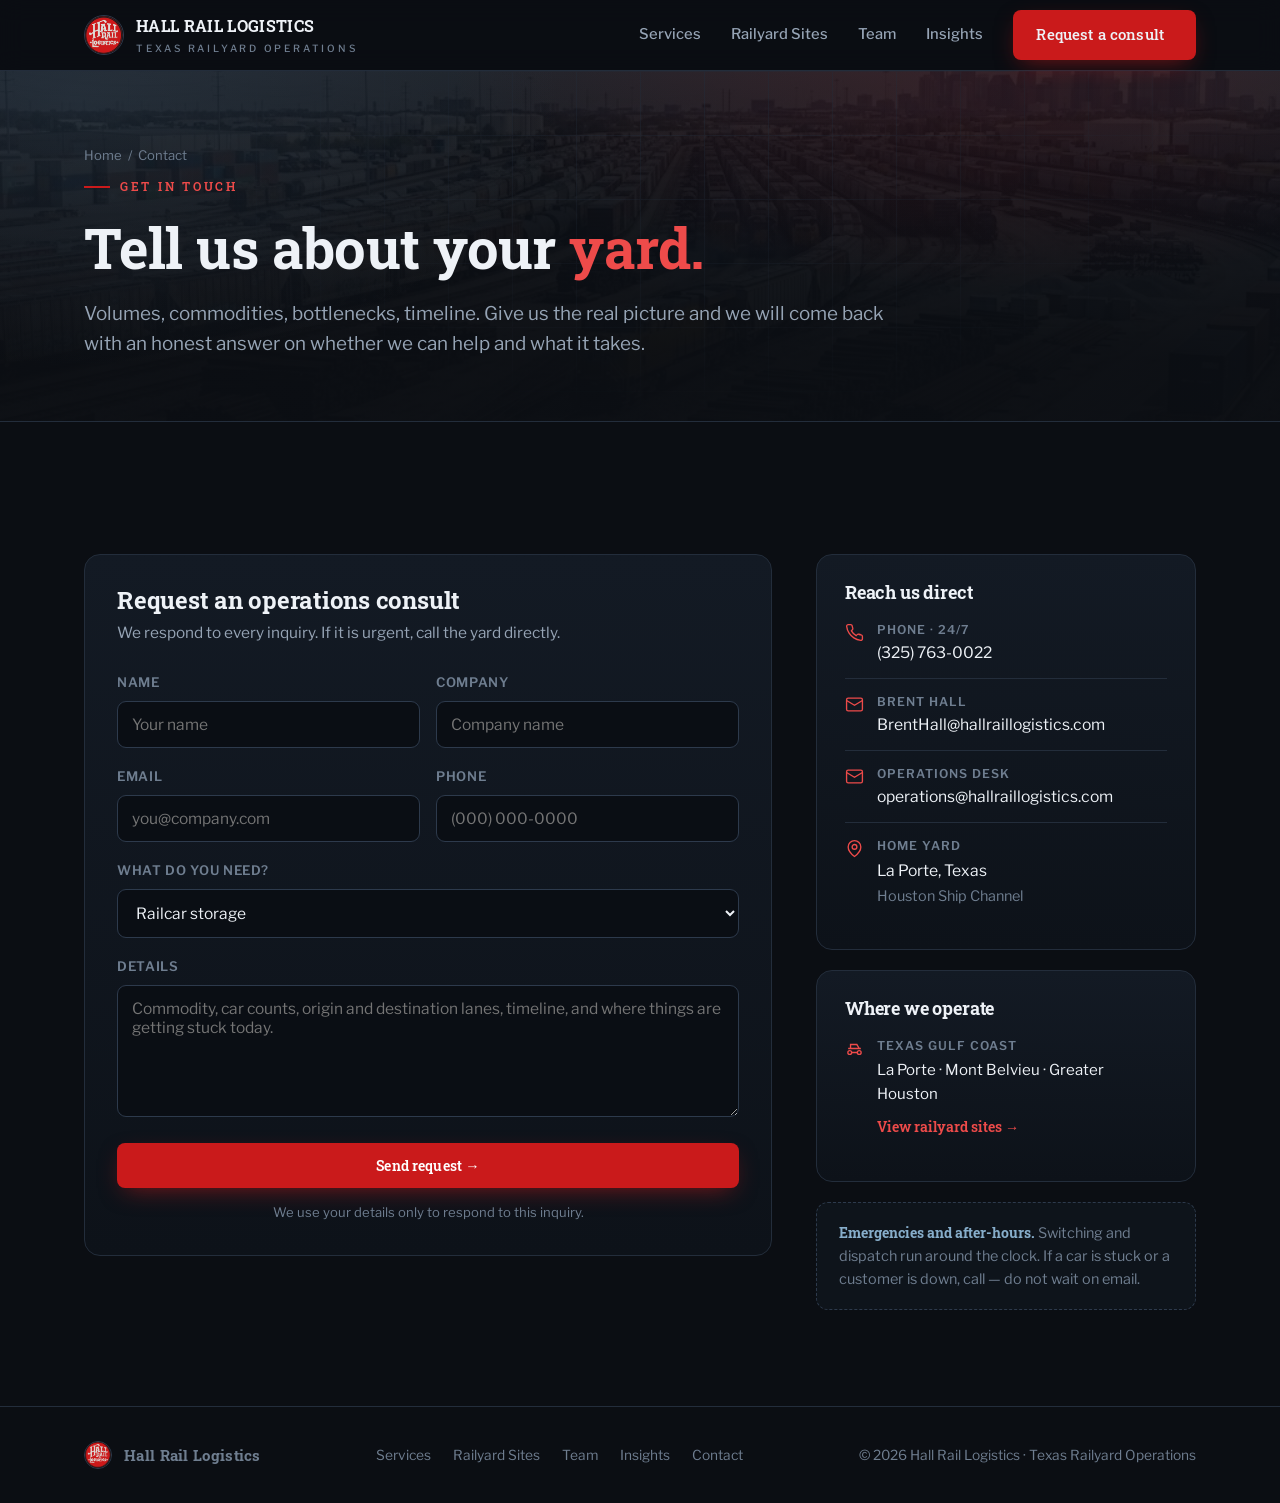
<file: contact.html>
<!DOCTYPE html>
<html lang="en">
<head>
<meta charset="UTF-8" />
<meta name="viewport" content="width=device-width, initial-scale=1.0" />
<title>Contact — Hall Rail Logistics | Texas Railyard Operations</title>
<meta name="description" content="Contact Hall Rail Logistics for railcar storage, switching, transloading and yard management across Texas. Call (325) 763-0022 or request an operations consult." />
<link rel="icon" type="image/png" href="logo.png" />
<link rel="preconnect" href="https://fonts.googleapis.com" />
<link rel="preconnect" href="https://fonts.gstatic.com" crossorigin />
<link href="https://fonts.googleapis.com/css2?family=Libre+Franklin:wght@400;500;600;700&family=Roboto+Slab:wght@500;600;700;800&display=swap" rel="stylesheet" />
<link rel="stylesheet" href="assets/site.css" />
</head>
<body>

<header class="nav">
  <div class="wrap nav-inner">
    <a class="brand" href="index.html" aria-label="Hall Rail Logistics home">
      <img class="mark" src="logo.png" alt="Hall Rail Logistics logo" />
      <span>HALL RAIL LOGISTICS<small>Texas Railyard Operations</small></span>
    </a>
    <nav class="nav-links" id="navlinks">
      <a href="services.html">Services</a>
      <a href="sites.html">Railyard Sites</a>
      <a href="team.html">Team</a>
      <a href="insights.html">Insights</a>
      <a class="btn btn-primary active" href="contact.html">Request a consult</a>
    </nav>
    <button class="nav-toggle" id="navtoggle" aria-label="Menu"><span></span><span></span><span></span></button>
  </div>
</header>

<main id="top">

  <section class="page-hero">
    <div class="wrap">
      <div class="crumb"><a href="index.html">Home</a> &nbsp;/&nbsp; Contact</div>
      <span class="eyebrow reveal">Get in touch</span>
      <h1 class="reveal">Tell us about your <span style="color:var(--accent-2)">yard.</span></h1>
      <p class="lead reveal">Volumes, commodities, bottlenecks, timeline. Give us the real picture and we will come back with an honest answer on whether we can help and what it takes.</p>
    </div>
  </section>

  <section class="section-pad">
    <div class="wrap">
      <div class="contact-grid">

        <!-- FORM -->
        <div class="form-card reveal">
          <h2 style="font-size:1.5rem;margin-bottom:8px">Request an operations consult</h2>
          <p style="color:var(--muted);font-size:.96rem;margin-bottom:26px">We respond to every inquiry. If it is urgent, call the yard directly.</p>

          <form action="https://formsubmit.co/BrentHall@hallraillogistics.com" method="POST">
            <input type="hidden" name="_subject" value="New consult request — hallraillogistics.com" />
            <input type="hidden" name="_captcha" value="true" />
            <input type="hidden" name="_template" value="table" />
            <input type="text" name="_honey" style="display:none" />

            <div class="field-row">
              <div class="field">
                <label for="name">Name</label>
                <input id="name" name="Name" type="text" required placeholder="Your name" />
              </div>
              <div class="field">
                <label for="company">Company</label>
                <input id="company" name="Company" type="text" placeholder="Company name" />
              </div>
            </div>

            <div class="field-row">
              <div class="field">
                <label for="email">Email</label>
                <input id="email" name="Email" type="email" required placeholder="you@company.com" />
              </div>
              <div class="field">
                <label for="phone">Phone</label>
                <input id="phone" name="Phone" type="tel" placeholder="(000) 000-0000" />
              </div>
            </div>

            <div class="field">
              <label for="need">What do you need?</label>
              <select id="need" name="Need">
                <option>Railcar storage</option>
                <option>Switching &amp; spotting</option>
                <option>Transloading / terminal services</option>
                <option>Fleet &amp; logistics management</option>
                <option>Yard management or turnaround</option>
                <option>Something else</option>
              </select>
            </div>

            <div class="field">
              <label for="msg">Details</label>
              <textarea id="msg" name="Details" placeholder="Commodity, car counts, origin and destination lanes, timeline, and where things are getting stuck today."></textarea>
            </div>

            <button class="btn btn-primary" type="submit" style="width:100%;justify-content:center">Send request →</button>
            <p style="color:var(--muted-2);font-size:.82rem;margin-top:14px;text-align:center">
              We use your details only to respond to this inquiry.
            </p>
          </form>
        </div>

        <!-- REACH -->
        <div>
          <div class="reach reveal">
            <h3>Reach us direct</h3>

            <div class="row">
              <svg viewBox="0 0 24 24"><path d="M22 16.9v3a2 2 0 0 1-2.2 2 19.8 19.8 0 0 1-8.6-3.1 19.5 19.5 0 0 1-6-6A19.8 19.8 0 0 1 2.1 4.2 2 2 0 0 1 4.1 2h3a2 2 0 0 1 2 1.7c.1 1 .4 1.9.7 2.8a2 2 0 0 1-.5 2.1L8.1 9.9a16 16 0 0 0 6 6l1.3-1.2a2 2 0 0 1 2.1-.5c.9.3 1.8.6 2.8.7a2 2 0 0 1 1.7 2z"/></svg>
              <div>
                <div class="lbl">Phone · 24/7</div>
                <a class="val" href="tel:+13257630022">(325) 763-0022</a>
              </div>
            </div>

            <div class="row">
              <svg viewBox="0 0 24 24"><rect x="2" y="4" width="20" height="16" rx="2"/><path d="m2 7 10 6 10-6"/></svg>
              <div>
                <div class="lbl">Brent Hall</div>
                <a class="val" href="mailto:BrentHall@hallraillogistics.com">BrentHall@hallraillogistics.com</a>
              </div>
            </div>

            <div class="row">
              <svg viewBox="0 0 24 24"><rect x="2" y="4" width="20" height="16" rx="2"/><path d="m2 7 10 6 10-6"/></svg>
              <div>
                <div class="lbl">Operations desk</div>
                <a class="val" href="mailto:operations@hallraillogistics.com">operations@hallraillogistics.com</a>
              </div>
            </div>

            <div class="row">
              <svg viewBox="0 0 24 24"><path d="M20 10c0 6-8 12-8 12s-8-6-8-12a8 8 0 0 1 16 0z"/><circle cx="12" cy="10" r="3"/></svg>
              <div>
                <div class="lbl">Home yard</div>
                <div class="val">La Porte, Texas<br /><span style="color:var(--muted-2);font-size:.9rem">Houston Ship Channel</span></div>
              </div>
            </div>
          </div>

          <div class="reach reveal">
            <h3>Where we operate</h3>
            <div class="row">
              <svg viewBox="0 0 24 24"><circle cx="6" cy="17" r="2.4"/><circle cx="18" cy="17" r="2.4"/><path d="M4 12h16M7 12V7h8l3 5M8.5 17h7"/></svg>
              <div>
                <div class="lbl">Texas Gulf Coast</div>
                <div class="val" style="font-size:.94rem">La Porte · Mont Belvieu · Greater Houston</div>
                <a href="sites.html" style="display:inline-block;margin-top:10px;font-family:var(--display);font-weight:600;font-size:.88rem;color:var(--accent-2)">View railyard sites →</a>
              </div>
            </div>
          </div>

          <div class="note reveal" style="margin-top:0">
            <b>Emergencies and after-hours.</b> Switching and dispatch run around the clock. If a car is stuck or a customer is down, call — do not wait on email.
          </div>
        </div>

      </div>
    </div>
  </section>

</main>

<footer>
  <div class="wrap foot-inner">
    <div class="brand">
      <img class="mark" src="logo.png" alt="" style="width:28px;height:28px" />
      Hall Rail Logistics
    </div>
    <div class="foot-links">
      <a href="services.html">Services</a>
      <a href="sites.html">Railyard Sites</a>
      <a href="team.html">Team</a>
      <a href="insights.html">Insights</a>
      <a href="contact.html">Contact</a>
    </div>
    <div>© 2026 Hall Rail Logistics · Texas Railyard Operations</div>
  </div>
</footer>

<script>
  var t=document.getElementById('navtoggle'),l=document.getElementById('navlinks');
  t.addEventListener('click',function(){l.classList.toggle('open')});
  l.querySelectorAll('a').forEach(function(a){a.addEventListener('click',function(){l.classList.remove('open')})});
  var io=new IntersectionObserver(function(es){es.forEach(function(e){if(e.isIntersecting){e.target.classList.add('in');io.unobserve(e.target)}})},{threshold:.12});
  document.querySelectorAll('.reveal').forEach(function(el){io.observe(el)});
</script>
</body>
</html>
</file>
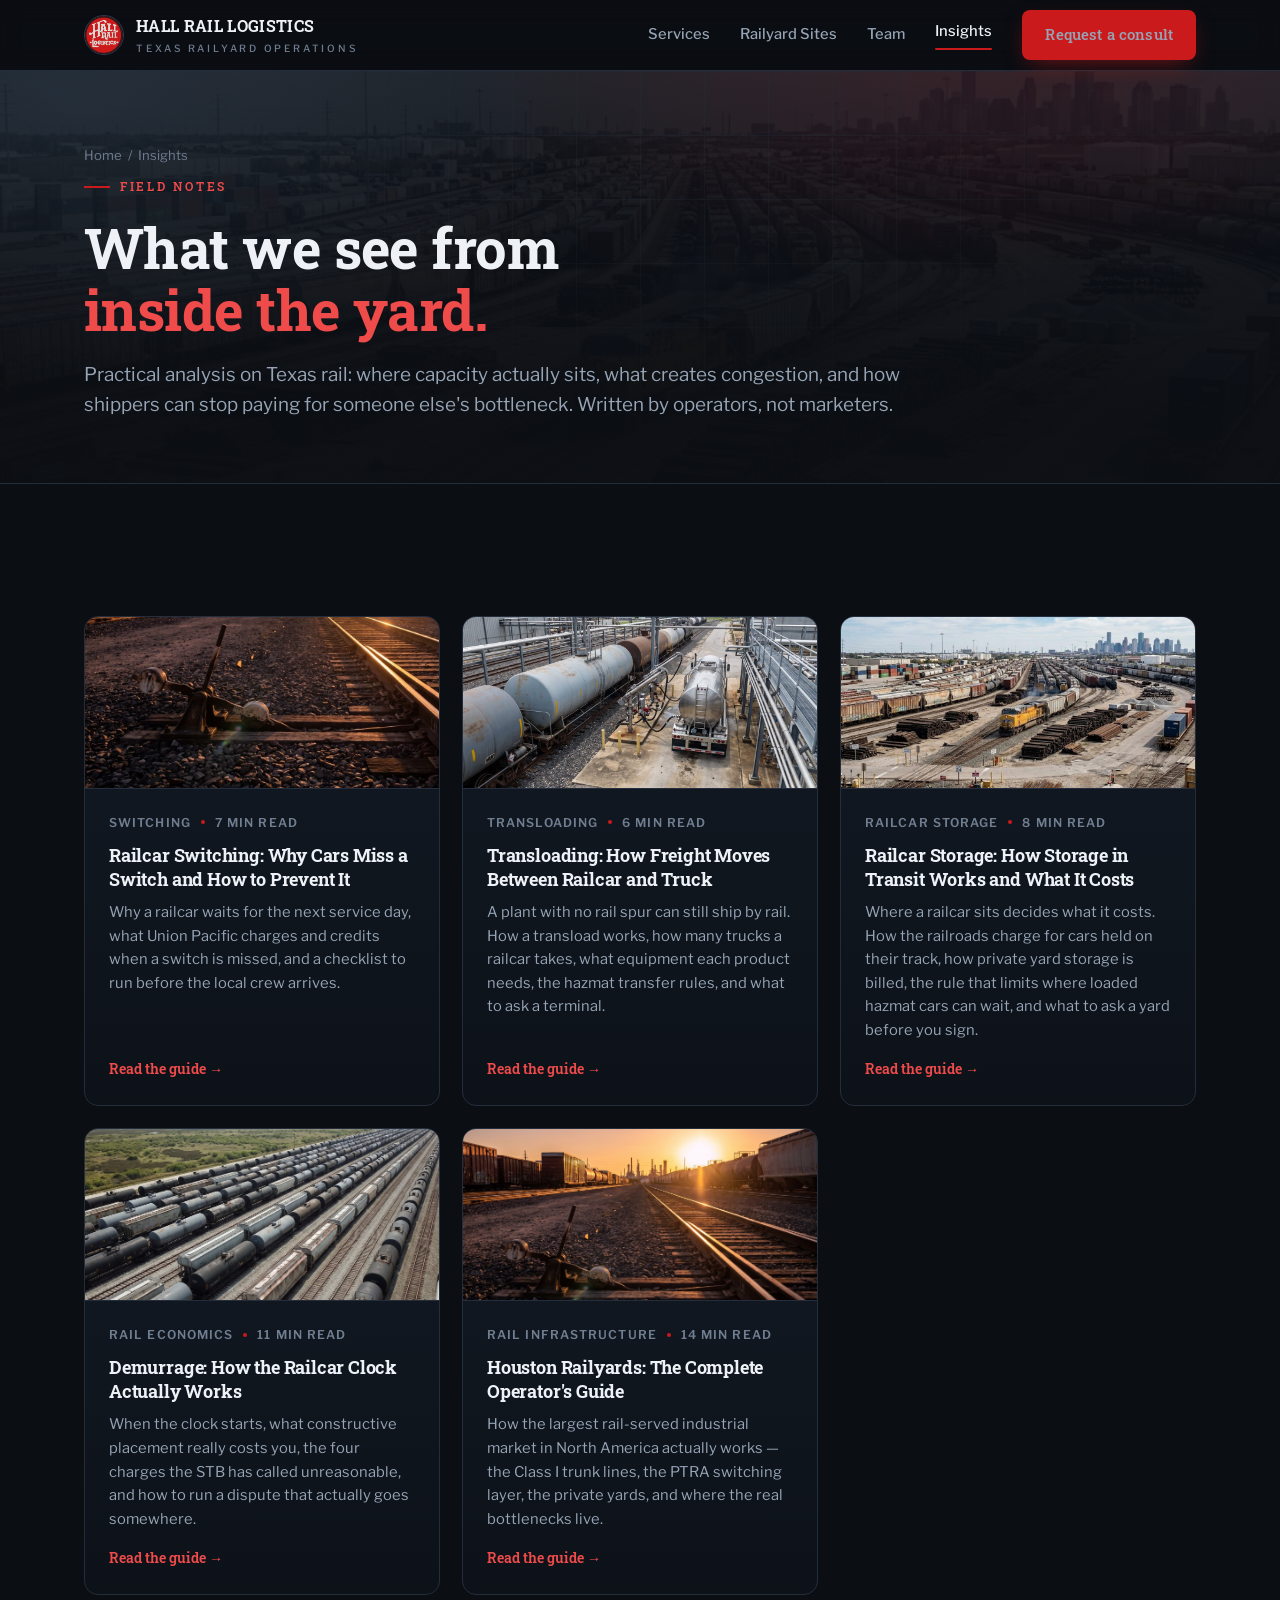
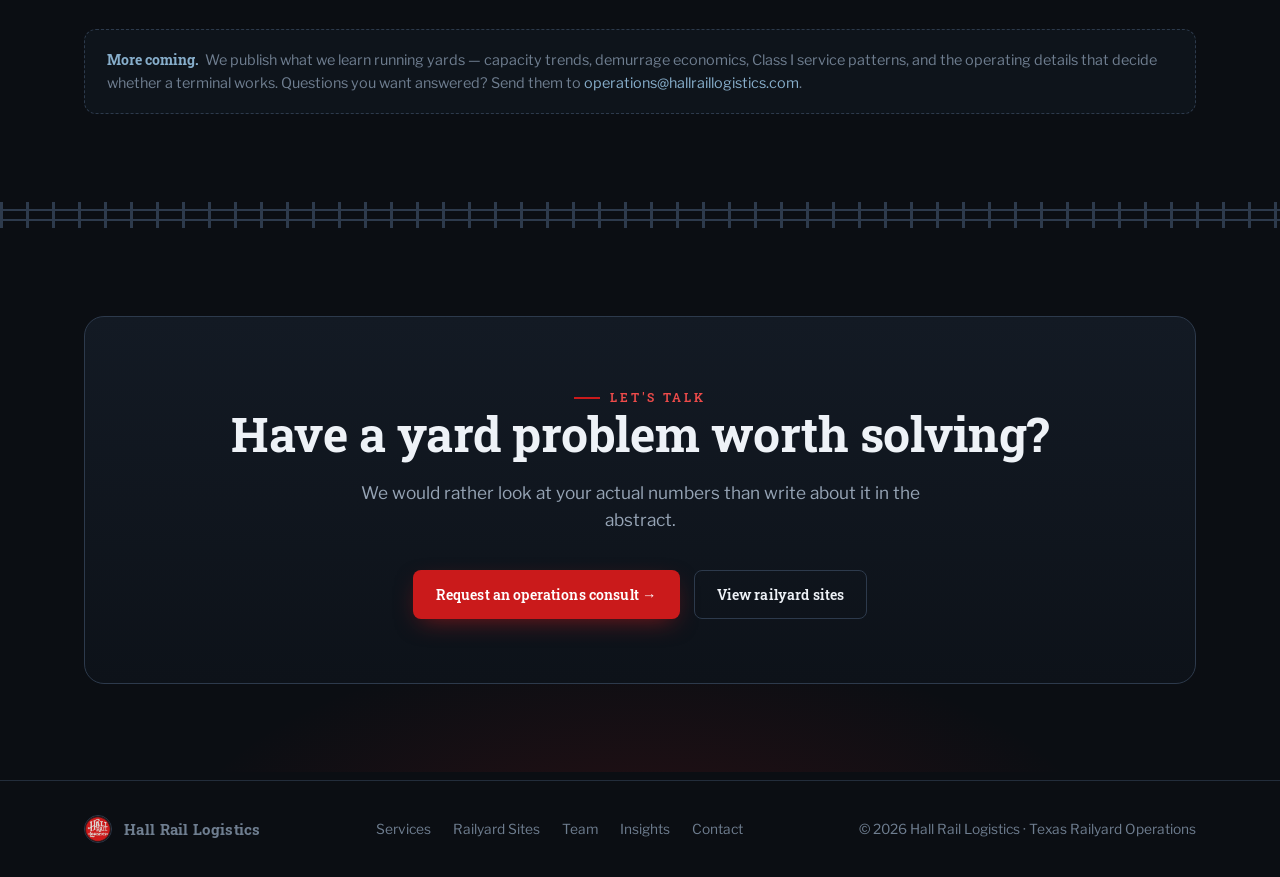
<file: insights.html>
<!DOCTYPE html>
<html lang="en">
<head>
<meta charset="UTF-8" />
<meta name="viewport" content="width=device-width, initial-scale=1.0" />
<title>Insights — Hall Rail Logistics | Texas Rail Operations Analysis</title>
<meta name="description" content="Field notes and market analysis on Texas railyard operations, railcar storage, transloading, and Gulf Coast rail infrastructure from the operators at Hall Rail Logistics." />
<link rel="icon" type="image/png" href="logo.png" />
<link rel="preconnect" href="https://fonts.googleapis.com" />
<link rel="preconnect" href="https://fonts.gstatic.com" crossorigin />
<link href="https://fonts.googleapis.com/css2?family=Libre+Franklin:wght@400;500;600;700&family=Roboto+Slab:wght@500;600;700;800&display=swap" rel="stylesheet" />
<link rel="stylesheet" href="assets/site.css" />
</head>
<body>

<header class="nav">
  <div class="wrap nav-inner">
    <a class="brand" href="index.html" aria-label="Hall Rail Logistics home">
      <img class="mark" src="logo.png" alt="Hall Rail Logistics logo" />
      <span>HALL RAIL LOGISTICS<small>Texas Railyard Operations</small></span>
    </a>
    <nav class="nav-links" id="navlinks">
      <a href="services.html">Services</a>
      <a href="sites.html">Railyard Sites</a>
      <a href="team.html">Team</a>
      <a class="active" href="insights.html">Insights</a>
      <a class="btn btn-primary" href="contact.html">Request a consult</a>
    </nav>
    <button class="nav-toggle" id="navtoggle" aria-label="Menu"><span></span><span></span><span></span></button>
  </div>
</header>

<main id="top">

  <section class="page-hero">
    <div class="wrap">
      <div class="crumb"><a href="index.html">Home</a> &nbsp;/&nbsp; Insights</div>
      <span class="eyebrow reveal">Field notes</span>
      <h1 class="reveal">What we see from <span style="color:var(--accent-2)">inside the yard.</span></h1>
      <p class="lead reveal">Practical analysis on Texas rail: where capacity actually sits, what creates congestion, and how shippers can stop paying for someone else's bottleneck. Written by operators, not marketers.</p>
    </div>
  </section>

  <section class="section-pad">
    <div class="wrap">
      <div class="post-list">

        <a class="post-card reveal" href="insights/railcar-switching-missed-switch.html">
          <div class="post-thumb"><img src="assets/blog-switching.jpg" alt="A hand-throw switch stand beside yard track at sunset" /></div>
          <div class="pc-body">
            <div class="post-meta"><span>Switching</span><span class="dot"></span><span>7 min read</span></div>
            <h3>Railcar Switching: Why Cars Miss a Switch and How to Prevent It</h3>
            <p>Why a railcar waits for the next service day, what Union Pacific charges and credits when a switch is missed, and a checklist to run before the local crew arrives.</p>
            <span class="more">Read the guide →</span>
          </div>
        </a>
        <a class="post-card reveal" href="insights/transloading-rail-to-truck.html">
          <div class="post-thumb"><img src="assets/blog-transloading.jpg" alt="Tank cars on a transfer track beside a tank truck at a rail transload pad" /></div>
          <div class="pc-body">
            <div class="post-meta"><span>Transloading</span><span class="dot"></span><span>6 min read</span></div>
            <h3>Transloading: How Freight Moves Between Railcar and Truck</h3>
            <p>A plant with no rail spur can still ship by rail. How a transload works, how many trucks a railcar takes, what equipment each product needs, the hazmat transfer rules, and what to ask a terminal.</p>
            <span class="more">Read the guide →</span>
          </div>
        </a>

        <a class="post-card reveal" href="insights/railcar-storage-in-transit.html">
          <div class="post-thumb"><img src="assets/blog-railcar-storage.jpg" alt="Aerial view of a Houston railyard with rows of stored railcars and the city skyline behind" /></div>
          <div class="pc-body">
            <div class="post-meta"><span>Railcar Storage</span><span class="dot"></span><span>8 min read</span></div>
            <h3>Railcar Storage: How Storage in Transit Works and What It Costs</h3>
            <p>Where a railcar sits decides what it costs. How the railroads charge for cars held on their track, how private yard storage is billed, the rule that limits where loaded hazmat cars can wait, and what to ask a yard before you sign.</p>
            <span class="more">Read the guide →</span>
          </div>
        </a>

        <a class="post-card reveal" href="insights/demurrage-railcar-clock.html">
          <div class="post-thumb"><img src="assets/blog-demurrage-clock.jpg" alt="Rows of stored tank cars in a Gulf Coast railyard" /></div>
          <div class="pc-body">
            <div class="post-meta"><span>Rail Economics</span><span class="dot"></span><span>11 min read</span></div>
            <h3>Demurrage: How the Railcar Clock Actually Works</h3>
            <p>When the clock starts, what constructive placement really costs you, the four charges the STB has called unreasonable, and how to run a dispute that actually goes somewhere.</p>
            <span class="more">Read the guide →</span>
          </div>
        </a>

        <a class="post-card reveal" href="insights/houston-railyards-guide.html">
          <div class="post-thumb"><img src="assets/blog-houston-railyards.jpg" alt="Houston railyard at golden hour" /></div>
          <div class="pc-body">
            <div class="post-meta"><span>Rail Infrastructure</span><span class="dot"></span><span>14 min read</span></div>
            <h3>Houston Railyards: The Complete Operator's Guide</h3>
            <p>How the largest rail-served industrial market in North America actually works — the Class I trunk lines, the PTRA switching layer, the private yards, and where the real bottlenecks live.</p>
            <span class="more">Read the guide →</span>
          </div>
        </a>

      </div>

      <div class="note reveal">
        <b>More coming.</b> &nbsp;We publish what we learn running yards — capacity trends, demurrage economics, Class I service patterns, and the operating details that decide whether a terminal works. Questions you want answered? Send them to
        <a href="mailto:operations@hallraillogistics.com" style="color:var(--steel-2)">operations@hallraillogistics.com</a>.
      </div>
    </div>
  </section>

  <div class="track" aria-hidden="true"><i></i></div>

  <section class="section-pad contact">
    <div class="wrap">
      <div class="inner reveal">
        <span class="eyebrow" style="justify-content:center">Let's talk</span>
        <h2>Have a yard problem worth solving?</h2>
        <p>We would rather look at your actual numbers than write about it in the abstract.</p>
        <div class="hero-cta">
          <a class="btn btn-primary" href="contact.html">Request an operations consult →</a>
          <a class="btn btn-ghost" href="sites.html">View railyard sites</a>
        </div>
      </div>
    </div>
  </section>

</main>

<footer>
  <div class="wrap foot-inner">
    <div class="brand">
      <img class="mark" src="logo.png" alt="" style="width:28px;height:28px" />
      Hall Rail Logistics
    </div>
    <div class="foot-links">
      <a href="services.html">Services</a>
      <a href="sites.html">Railyard Sites</a>
      <a href="team.html">Team</a>
      <a href="insights.html">Insights</a>
      <a href="contact.html">Contact</a>
    </div>
    <div>© 2026 Hall Rail Logistics · Texas Railyard Operations</div>
  </div>
</footer>

<script>
  var t=document.getElementById('navtoggle'),l=document.getElementById('navlinks');
  t.addEventListener('click',function(){l.classList.toggle('open')});
  l.querySelectorAll('a').forEach(function(a){a.addEventListener('click',function(){l.classList.remove('open')})});
  var io=new IntersectionObserver(function(es){es.forEach(function(e){if(e.isIntersecting){e.target.classList.add('in');io.unobserve(e.target)}})},{threshold:.12});
  document.querySelectorAll('.reveal').forEach(function(el){io.observe(el)});
</script>
</body>
</html>
</file>
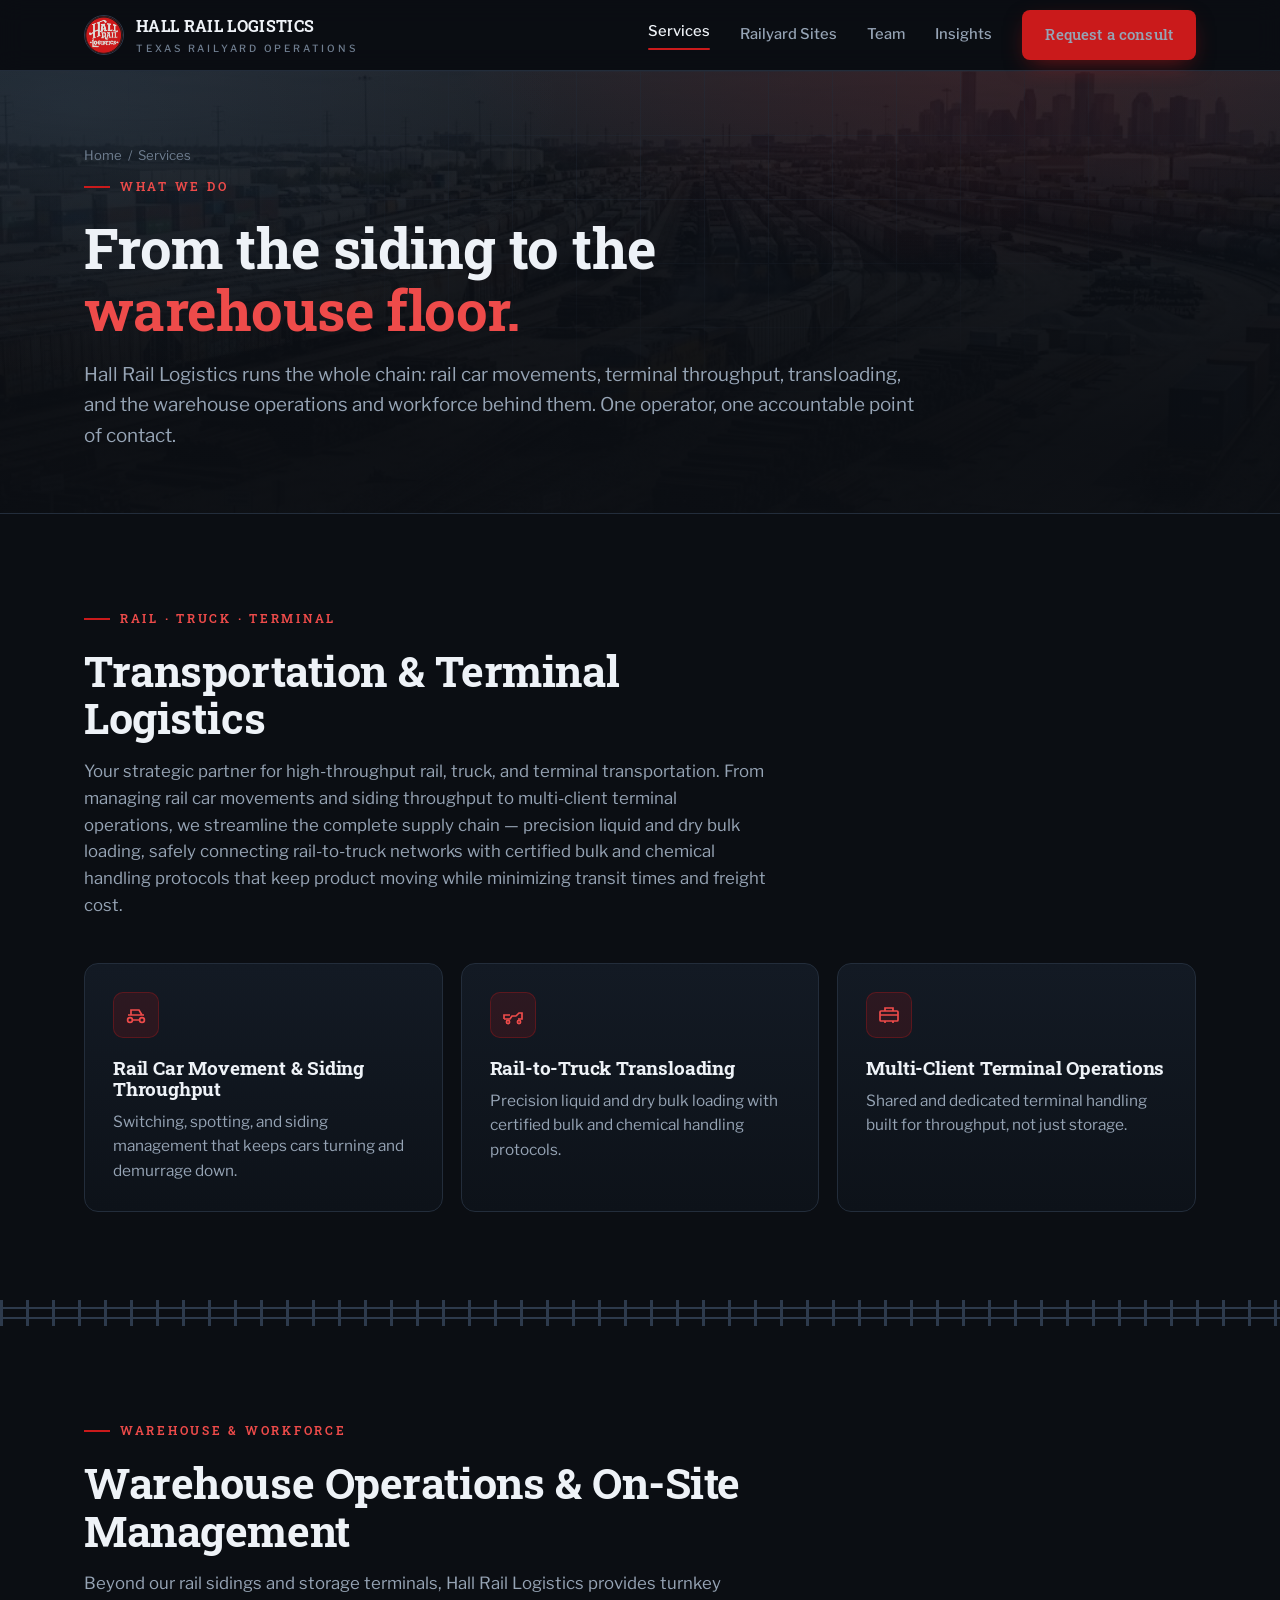
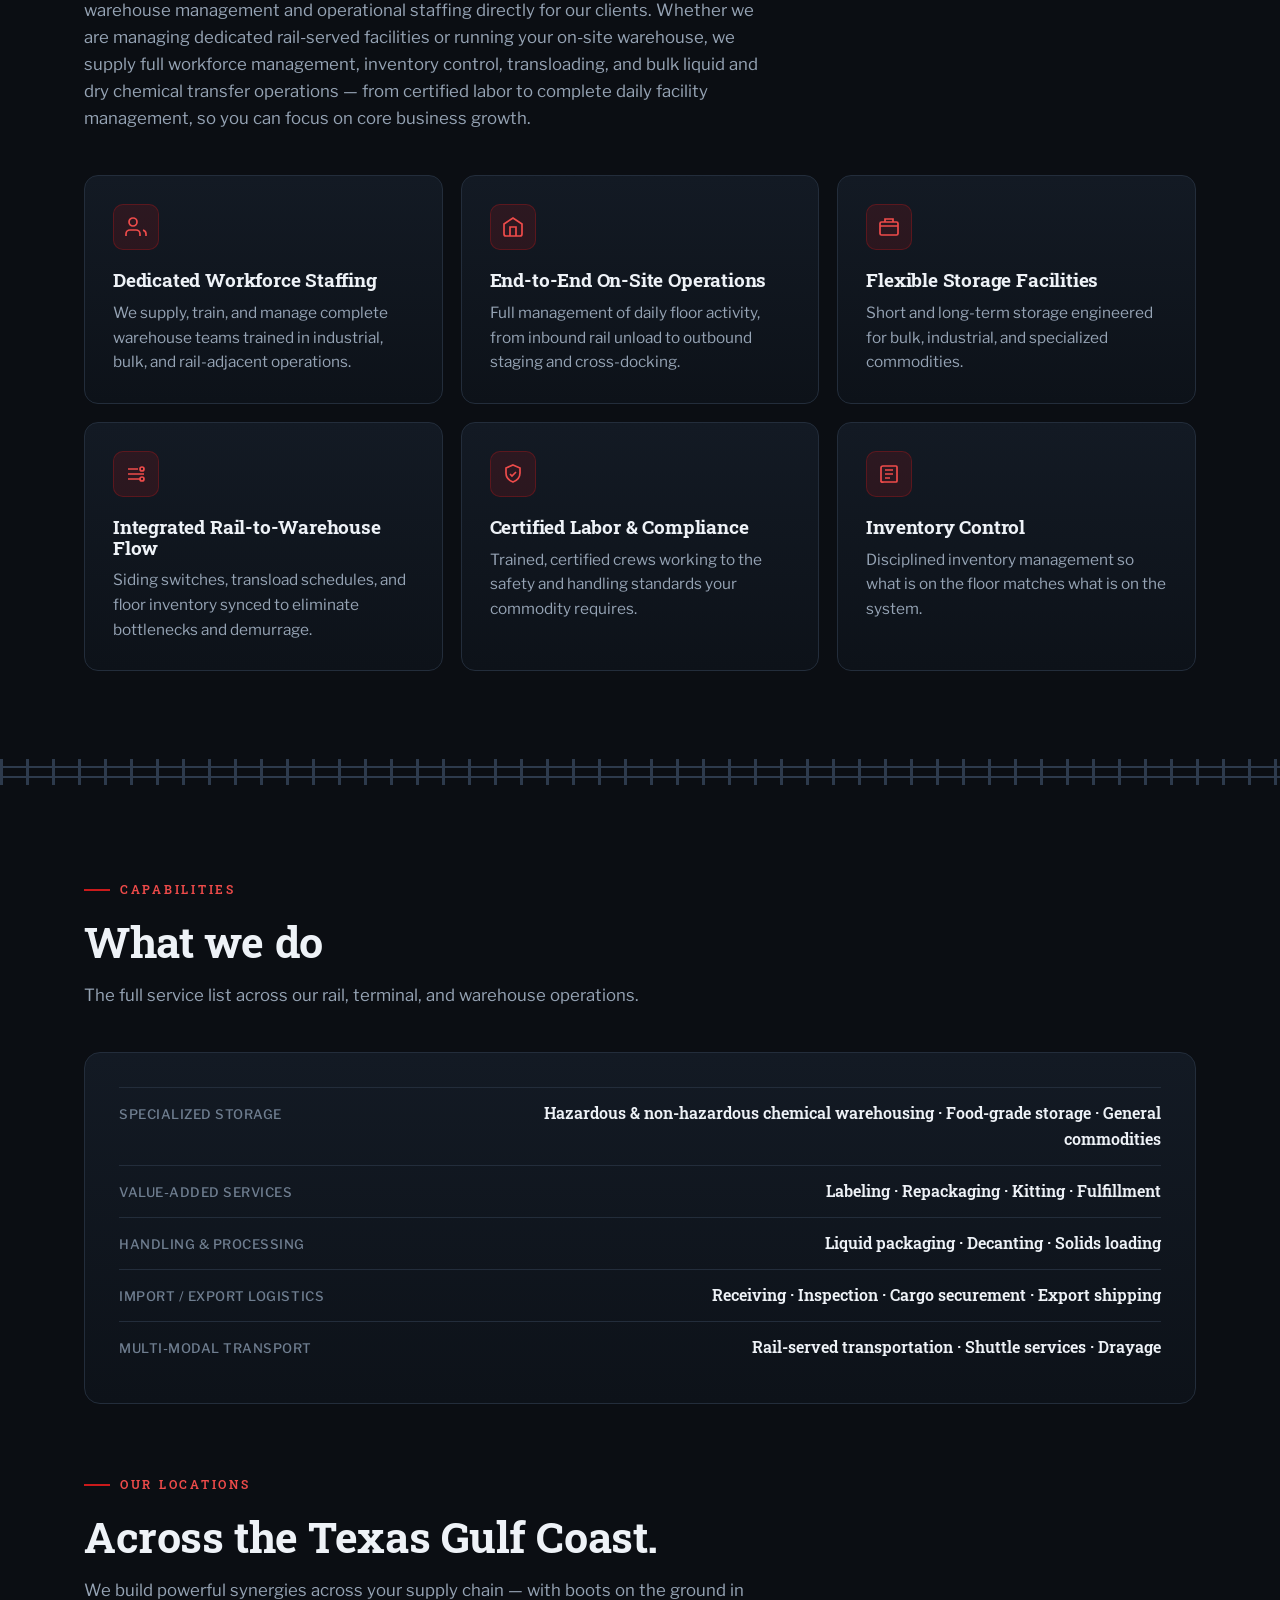
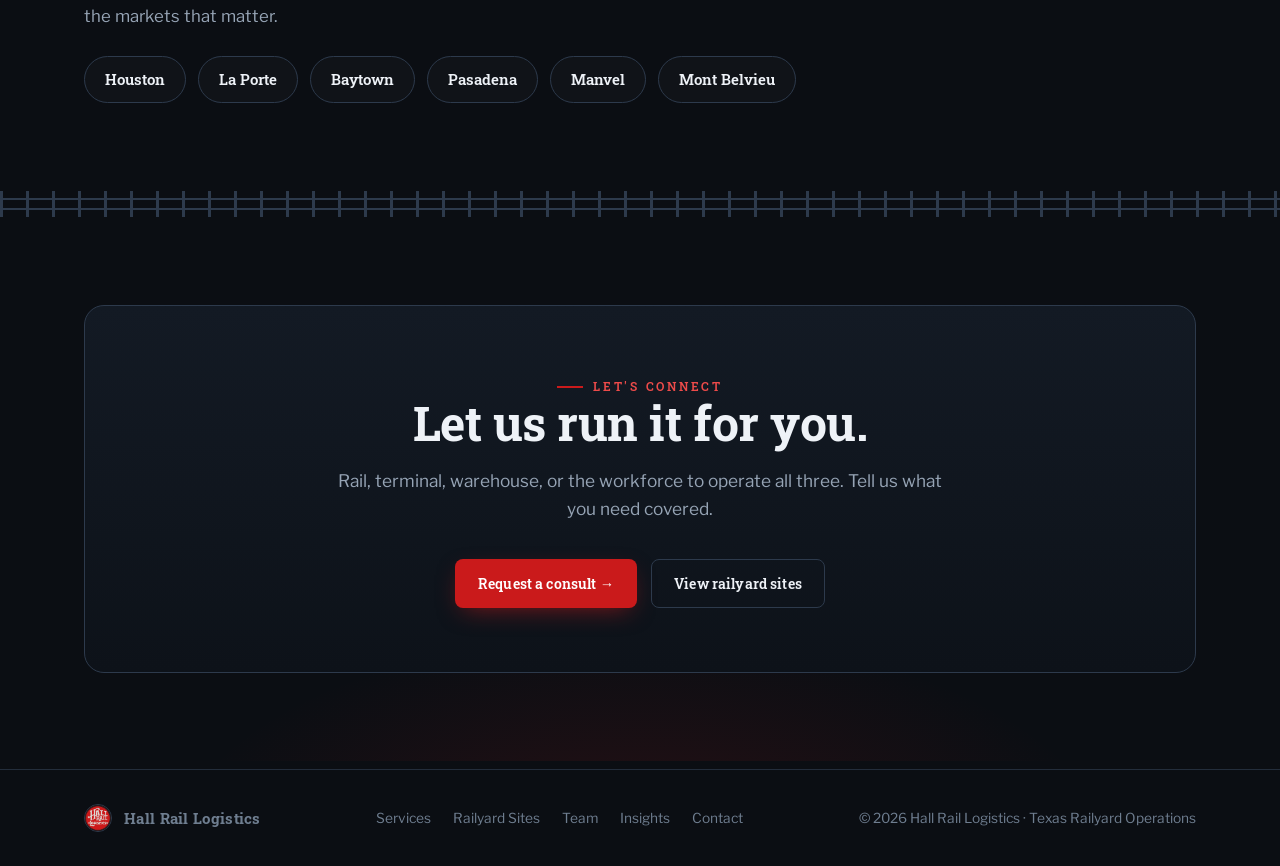
<file: services.html>
<!DOCTYPE html>
<html lang="en">
<head>
<meta charset="UTF-8" />
<meta name="viewport" content="width=device-width, initial-scale=1.0" />
<title>Services — Hall Rail Logistics | Warehouse Management, Staffing &amp; Terminal Logistics</title>
<meta name="description" content="Hall Rail Logistics services: rail, truck and terminal transportation logistics, turnkey warehouse management, dedicated workforce staffing, transloading, and specialized chemical and food-grade storage across the Texas Gulf Coast." />
<link rel="icon" type="image/png" href="logo.png" />
<link rel="preconnect" href="https://fonts.googleapis.com" />
<link rel="preconnect" href="https://fonts.gstatic.com" crossorigin />
<link href="https://fonts.googleapis.com/css2?family=Libre+Franklin:wght@400;500;600;700&family=Roboto+Slab:wght@500;600;700;800&display=swap" rel="stylesheet" />
<link rel="stylesheet" href="assets/site.css" />
</head>
<body>

<header class="nav">
  <div class="wrap nav-inner">
    <a class="brand" href="index.html" aria-label="Hall Rail Logistics home">
      <img class="mark" src="logo.png" alt="Hall Rail Logistics logo" />
      <span>HALL RAIL LOGISTICS<small>Texas Railyard Operations</small></span>
    </a>
    <nav class="nav-links" id="navlinks">
      <a class="active" href="services.html">Services</a>
      <a href="sites.html">Railyard Sites</a>
      <a href="team.html">Team</a>
      <a href="insights.html">Insights</a>
      <a class="btn btn-primary" href="contact.html">Request a consult</a>
    </nav>
    <button class="nav-toggle" id="navtoggle" aria-label="Menu"><span></span><span></span><span></span></button>
  </div>
</header>

<main id="top">

  <section class="page-hero">
    <div class="wrap">
      <div class="crumb"><a href="index.html">Home</a> &nbsp;/&nbsp; Services</div>
      <span class="eyebrow reveal">What we do</span>
      <h1 class="reveal">From the siding to the <span style="color:var(--accent-2)">warehouse floor.</span></h1>
      <p class="lead reveal">Hall Rail Logistics runs the whole chain: rail car movements, terminal throughput, transloading, and the warehouse operations and workforce behind them. One operator, one accountable point of contact.</p>
    </div>
  </section>

  <!-- TRANSPORTATION -->
  <section class="section-pad">
    <div class="wrap">
      <div class="section-head reveal">
        <span class="eyebrow">Rail · Truck · Terminal</span>
        <h2>Transportation &amp; Terminal Logistics</h2>
        <p>Your strategic partner for high-throughput rail, truck, and terminal transportation. From managing rail car movements and siding throughput to multi-client terminal operations, we streamline the complete supply chain — precision liquid and dry bulk loading, safely connecting rail-to-truck networks with certified bulk and chemical handling protocols that keep product moving while minimizing transit times and freight cost.</p>
      </div>

      <div class="cap-grid" style="margin-top:44px">
        <div class="card reveal">
          <div class="ico"><svg viewBox="0 0 24 24"><circle cx="6" cy="17" r="2.4"/><circle cx="18" cy="17" r="2.4"/><path d="M4 12h16M7 12V7h8l3 5M8.5 17h7"/></svg></div>
          <h3>Rail Car Movement &amp; Siding Throughput</h3>
          <p>Switching, spotting, and siding management that keeps cars turning and demurrage down.</p>
        </div>
        <div class="card reveal">
          <div class="ico"><svg viewBox="0 0 24 24"><path d="M3 16h6l2-3h4M3 16v-4h6M15 13l3-3h3v6h-4"/><circle cx="7" cy="19" r="1.6"/><circle cx="18" cy="19" r="1.6"/></svg></div>
          <h3>Rail-to-Truck Transloading</h3>
          <p>Precision liquid and dry bulk loading with certified bulk and chemical handling protocols.</p>
        </div>
        <div class="card reveal">
          <div class="ico"><svg viewBox="0 0 24 24"><rect x="3" y="8" width="18" height="10" rx="1"/><path d="M3 12h18M8 8V5h8v3M8 18v2M16 18v2"/></svg></div>
          <h3>Multi-Client Terminal Operations</h3>
          <p>Shared and dedicated terminal handling built for throughput, not just storage.</p>
        </div>
      </div>
    </div>
  </section>

  <div class="track" aria-hidden="true"><i></i></div>

  <!-- WAREHOUSE -->
  <section class="section-pad" id="warehouse">
    <div class="wrap">
      <div class="section-head reveal">
        <span class="eyebrow">Warehouse &amp; workforce</span>
        <h2>Warehouse Operations &amp; On-Site Management</h2>
        <p>Beyond our rail sidings and storage terminals, Hall Rail Logistics provides turnkey warehouse management and operational staffing directly for our clients. Whether we are managing dedicated rail-served facilities or running your on-site warehouse, we supply full workforce management, inventory control, transloading, and bulk liquid and dry chemical transfer operations — from certified labor to complete daily facility management, so you can focus on core business growth.</p>
      </div>

      <div class="cap-grid" style="margin-top:44px">
        <div class="card reveal">
          <div class="ico"><svg viewBox="0 0 24 24"><path d="M16 21v-2a4 4 0 0 0-4-4H6a4 4 0 0 0-4 4v2"/><circle cx="9" cy="7" r="4"/><path d="M22 21v-2a4 4 0 0 0-3-3.9"/></svg></div>
          <h3>Dedicated Workforce Staffing</h3>
          <p>We supply, train, and manage complete warehouse teams trained in industrial, bulk, and rail-adjacent operations.</p>
        </div>
        <div class="card reveal">
          <div class="ico"><svg viewBox="0 0 24 24"><path d="M3 9l9-6 9 6v10a2 2 0 0 1-2 2H5a2 2 0 0 1-2-2z"/><path d="M9 21V12h6v9"/></svg></div>
          <h3>End-to-End On-Site Operations</h3>
          <p>Full management of daily floor activity, from inbound rail unload to outbound staging and cross-docking.</p>
        </div>
        <div class="card reveal">
          <div class="ico"><svg viewBox="0 0 24 24"><rect x="3" y="7" width="18" height="13" rx="1.5"/><path d="M3 11h18M8 7V4h8v3"/></svg></div>
          <h3>Flexible Storage Facilities</h3>
          <p>Short and long-term storage engineered for bulk, industrial, and specialized commodities.</p>
        </div>
        <div class="card reveal">
          <div class="ico"><svg viewBox="0 0 24 24"><path d="M4 7h10M4 12h16M4 17h12"/><circle cx="18" cy="7" r="2"/><circle cx="18" cy="17" r="2"/></svg></div>
          <h3>Integrated Rail-to-Warehouse Flow</h3>
          <p>Siding switches, transload schedules, and floor inventory synced to eliminate bottlenecks and demurrage.</p>
        </div>
        <div class="card reveal">
          <div class="ico"><svg viewBox="0 0 24 24"><path d="M12 3l7 3v5c0 4.2-2.9 7.4-7 9-4.1-1.6-7-4.8-7-9V6l7-3z"/><path d="M9 12l2 2 4-4"/></svg></div>
          <h3>Certified Labor &amp; Compliance</h3>
          <p>Trained, certified crews working to the safety and handling standards your commodity requires.</p>
        </div>
        <div class="card reveal">
          <div class="ico"><svg viewBox="0 0 24 24"><path d="M4 19.5V6a2 2 0 0 1 2-2h13a1 1 0 0 1 1 1v14a1 1 0 0 1-1 1H6.5A2.5 2.5 0 0 1 4 19.5z"/><path d="M8 8h8M8 12h8M8 16h5"/></svg></div>
          <h3>Inventory Control</h3>
          <p>Disciplined inventory management so what is on the floor matches what is on the system.</p>
        </div>
      </div>
    </div>
  </section>

  <div class="track" aria-hidden="true"><i></i></div>

  <!-- WHAT WE DO -->
  <section class="section-pad">
    <div class="wrap">
      <div class="section-head reveal">
        <span class="eyebrow">Capabilities</span>
        <h2>What we do</h2>
        <p>The full service list across our rail, terminal, and warehouse operations.</p>
      </div>

      <div class="site-list" style="margin-top:44px">
        <div class="site-card reveal" style="grid-template-columns:1fr">
          <div class="site-body" style="padding:30px 34px">
            <div class="spec" style="grid-template-columns:1fr">
              <div style="border-right:0;padding-right:0">
                <span class="k">Specialized Storage</span>
                <span class="v" style="text-align:right;max-width:64%">Hazardous &amp; non-hazardous chemical warehousing · Food-grade storage · General commodities</span>
              </div>
              <div style="padding-left:0">
                <span class="k">Value-Added Services</span>
                <span class="v" style="text-align:right;max-width:64%">Labeling · Repackaging · Kitting · Fulfillment</span>
              </div>
              <div style="border-right:0;padding-right:0">
                <span class="k">Handling &amp; Processing</span>
                <span class="v" style="text-align:right;max-width:64%">Liquid packaging · Decanting · Solids loading</span>
              </div>
              <div style="padding-left:0">
                <span class="k">Import / Export Logistics</span>
                <span class="v" style="text-align:right;max-width:64%">Receiving · Inspection · Cargo securement · Export shipping</span>
              </div>
              <div style="border-right:0;padding-right:0;border-bottom:0">
                <span class="k">Multi-Modal Transport</span>
                <span class="v" style="text-align:right;max-width:64%">Rail-served transportation · Shuttle services · Drayage</span>
              </div>
            </div>
          </div>
        </div>
      </div>

      <!-- LOCATIONS -->
      <div class="section-head reveal" style="margin-top:64px">
        <span class="eyebrow">Our locations</span>
        <h2>Across the Texas Gulf Coast.</h2>
        <p>We build powerful synergies across your supply chain — with boots on the ground in the markets that matter.</p>
      </div>
      <div class="tags reveal" style="margin-top:26px;gap:12px">
        <span class="tag" style="font-size:.95rem;padding:10px 20px;font-family:var(--display);font-weight:600;color:var(--text)">Houston</span>
        <span class="tag" style="font-size:.95rem;padding:10px 20px;font-family:var(--display);font-weight:600;color:var(--text)">La Porte</span>
        <span class="tag" style="font-size:.95rem;padding:10px 20px;font-family:var(--display);font-weight:600;color:var(--text)">Baytown</span>
        <span class="tag" style="font-size:.95rem;padding:10px 20px;font-family:var(--display);font-weight:600;color:var(--text)">Pasadena</span>
        <span class="tag" style="font-size:.95rem;padding:10px 20px;font-family:var(--display);font-weight:600;color:var(--text)">Manvel</span>
        <span class="tag" style="font-size:.95rem;padding:10px 20px;font-family:var(--display);font-weight:600;color:var(--text)">Mont Belvieu</span>
      </div>
    </div>
  </section>

  <div class="track" aria-hidden="true"><i></i></div>

  <section class="section-pad contact">
    <div class="wrap">
      <div class="inner reveal">
        <span class="eyebrow" style="justify-content:center">Let's connect</span>
        <h2>Let us run it for you.</h2>
        <p>Rail, terminal, warehouse, or the workforce to operate all three. Tell us what you need covered.</p>
        <div class="hero-cta">
          <a class="btn btn-primary" href="contact.html">Request a consult →</a>
          <a class="btn btn-ghost" href="sites.html">View railyard sites</a>
        </div>
      </div>
    </div>
  </section>

</main>

<footer>
  <div class="wrap foot-inner">
    <div class="brand">
      <img class="mark" src="logo.png" alt="" style="width:28px;height:28px" />
      Hall Rail Logistics
    </div>
    <div class="foot-links">
      <a href="services.html">Services</a>
      <a href="sites.html">Railyard Sites</a>
      <a href="team.html">Team</a>
      <a href="insights.html">Insights</a>
      <a href="contact.html">Contact</a>
    </div>
    <div>© 2026 Hall Rail Logistics · Texas Railyard Operations</div>
  </div>
</footer>

<script>
  var t=document.getElementById('navtoggle'),l=document.getElementById('navlinks');
  t.addEventListener('click',function(){l.classList.toggle('open')});
  l.querySelectorAll('a').forEach(function(a){a.addEventListener('click',function(){l.classList.remove('open')})});
  var io=new IntersectionObserver(function(es){es.forEach(function(e){if(e.isIntersecting){e.target.classList.add('in');io.unobserve(e.target)}})},{threshold:.12});
  document.querySelectorAll('.reveal').forEach(function(el){io.observe(el)});
</script>
</body>
</html>
</file>
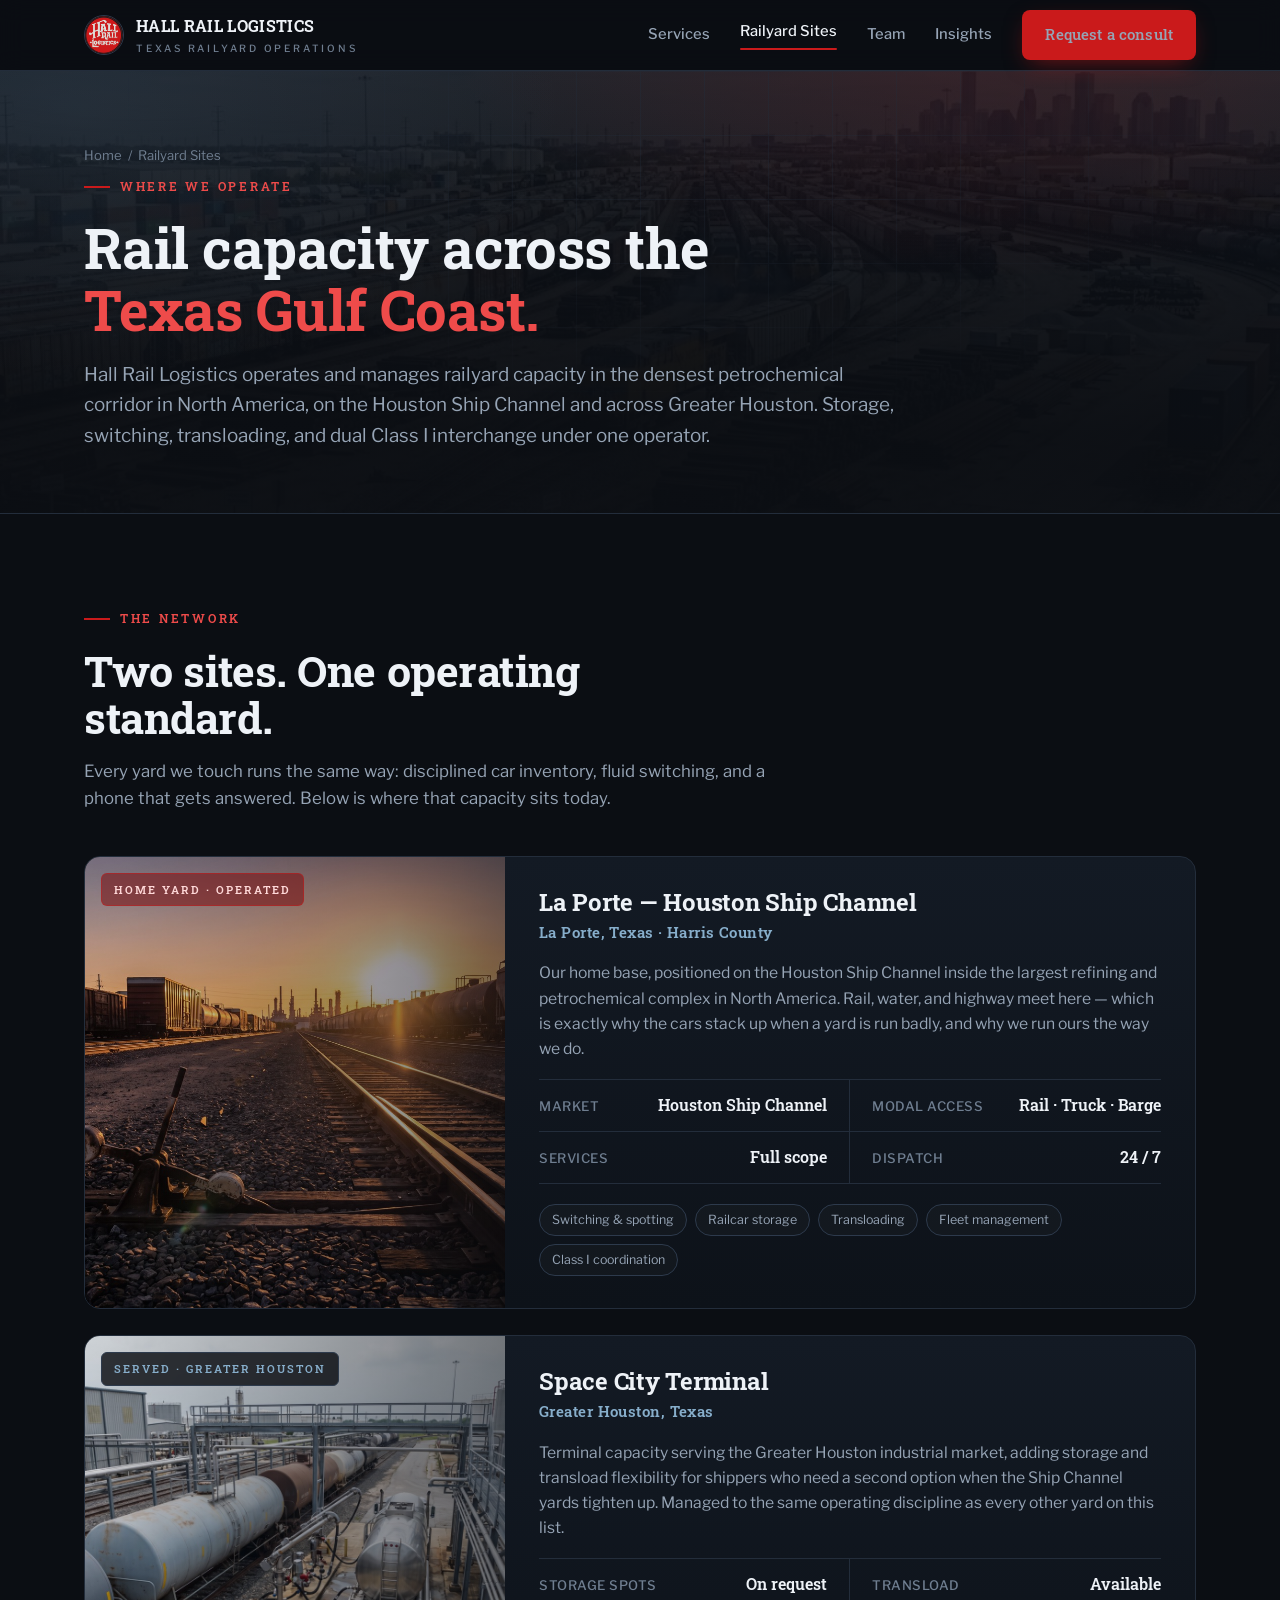
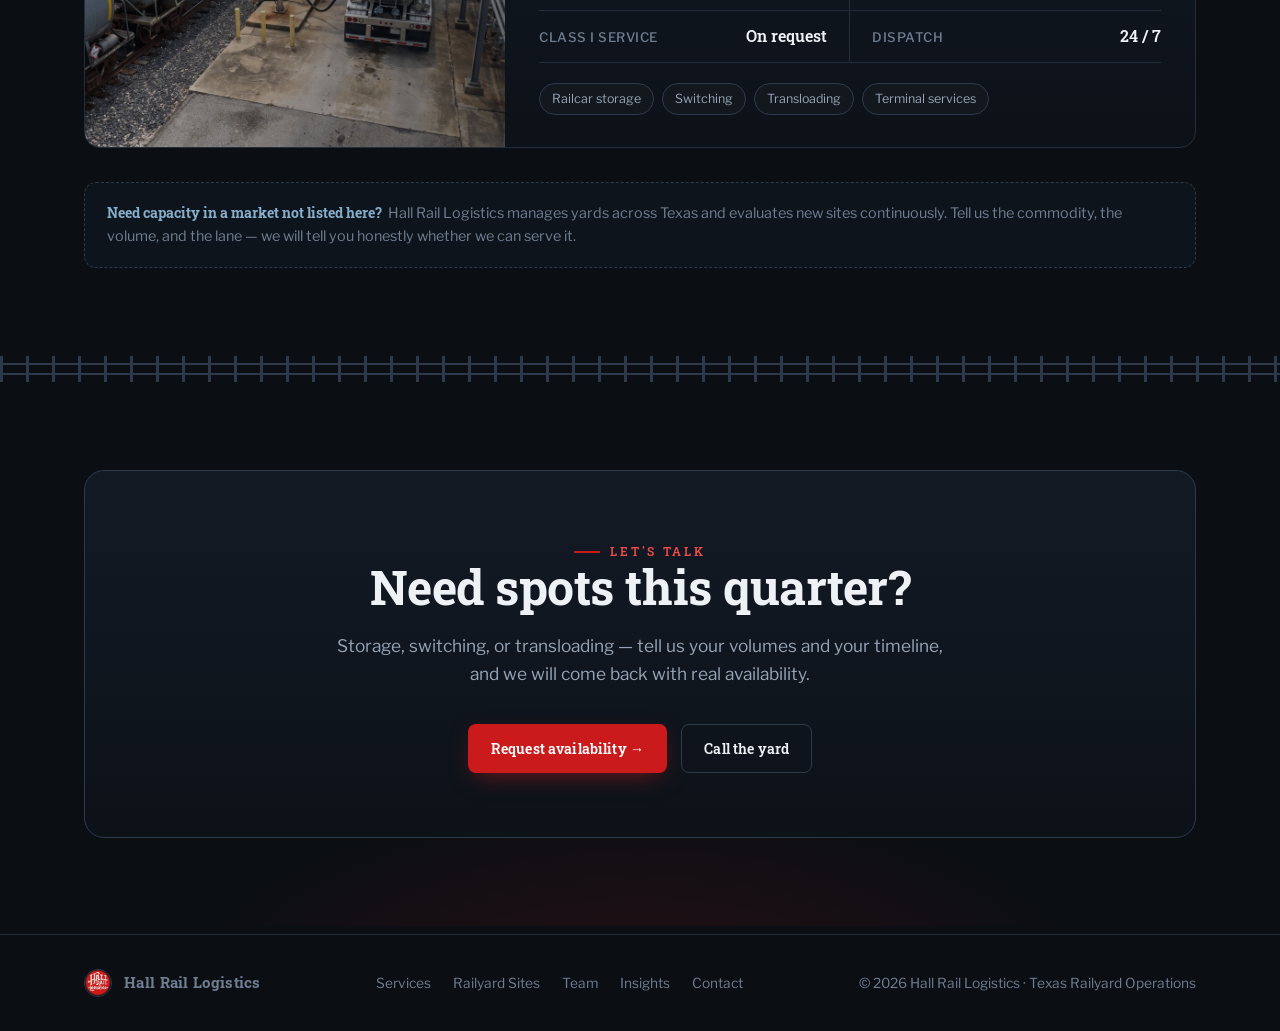
<file: sites.html>
<!DOCTYPE html>
<html lang="en">
<head>
<meta charset="UTF-8" />
<meta name="viewport" content="width=device-width, initial-scale=1.0" />
<title>Railyard Sites — Hall Rail Logistics | Texas Rail Terminals</title>
<meta name="description" content="Railyard sites operated and served by Hall Rail Logistics: the La Porte home yard on the Houston Ship Channel and Space City Terminal. Storage, switching, transloading and Class I interchange across the Texas Gulf Coast." />
<link rel="icon" type="image/png" href="logo.png" />
<link rel="preconnect" href="https://fonts.googleapis.com" />
<link rel="preconnect" href="https://fonts.gstatic.com" crossorigin />
<link href="https://fonts.googleapis.com/css2?family=Libre+Franklin:wght@400;500;600;700&family=Roboto+Slab:wght@500;600;700;800&display=swap" rel="stylesheet" />
<link rel="stylesheet" href="assets/site.css" />
</head>
<body>

<header class="nav">
  <div class="wrap nav-inner">
    <a class="brand" href="index.html" aria-label="Hall Rail Logistics home">
      <img class="mark" src="logo.png" alt="Hall Rail Logistics logo" />
      <span>HALL RAIL LOGISTICS<small>Texas Railyard Operations</small></span>
    </a>
    <nav class="nav-links" id="navlinks">
      <a href="services.html">Services</a>
      <a class="active" href="sites.html">Railyard Sites</a>
      <a href="team.html">Team</a>
      <a href="insights.html">Insights</a>
      <a class="btn btn-primary" href="contact.html">Request a consult</a>
    </nav>
    <button class="nav-toggle" id="navtoggle" aria-label="Menu"><span></span><span></span><span></span></button>
  </div>
</header>

<main id="top">

  <section class="page-hero">
    <div class="wrap">
      <div class="crumb"><a href="index.html">Home</a> &nbsp;/&nbsp; Railyard Sites</div>
      <span class="eyebrow reveal">Where we operate</span>
      <h1 class="reveal">Rail capacity across the <span style="color:var(--accent-2)">Texas Gulf Coast.</span></h1>
      <p class="lead reveal">Hall Rail Logistics operates and manages railyard capacity in the densest petrochemical corridor in North America, on the Houston Ship Channel and across Greater Houston. Storage, switching, transloading, and dual Class I interchange under one operator.</p>
    </div>
  </section>

  <section class="section-pad">
    <div class="wrap">
      <div class="section-head reveal">
        <span class="eyebrow">The network</span>
        <h2>Two sites. One operating standard.</h2>
        <p>Every yard we touch runs the same way: disciplined car inventory, fluid switching, and a phone that gets answered. Below is where that capacity sits today.</p>
      </div>

      <div class="site-list">

        <!-- HOME YARD -->
        <article class="site-card reveal">
          <div class="site-visual">
            <span class="site-flag op">Home Yard · Operated</span>
            <img src="assets/site-laporte.jpg" alt="Railyard storage tracks on the Houston Ship Channel" onerror="this.style.display='none'" />
          </div>
          <div class="site-body">
            <h3>La Porte — Houston Ship Channel</h3>
            <div class="where">La Porte, Texas · Harris County</div>
            <p>Our home base, positioned on the Houston Ship Channel inside the largest refining and petrochemical complex in North America. Rail, water, and highway meet here — which is exactly why the cars stack up when a yard is run badly, and why we run ours the way we do.</p>
            <div class="spec">
              <div><span class="k">Market</span><span class="v">Houston Ship Channel</span></div>
              <div><span class="k">Modal access</span><span class="v">Rail · Truck · Barge</span></div>
              <div><span class="k">Services</span><span class="v">Full scope</span></div>
              <div><span class="k">Dispatch</span><span class="v">24 / 7</span></div>
            </div>
            <div class="tags">
              <span class="tag">Switching &amp; spotting</span>
              <span class="tag">Railcar storage</span>
              <span class="tag">Transloading</span>
              <span class="tag">Fleet management</span>
              <span class="tag">Class I coordination</span>
            </div>
          </div>
        </article>

        <!-- SPACE CITY -->
        <article class="site-card reveal">
          <div class="site-visual">
            <span class="site-flag">Served · Greater Houston</span>
            <img src="assets/site-spacecity.jpg" alt="Rail transloading pad with tank cars and tanker truck" onerror="this.style.display='none'" />
          </div>
          <div class="site-body">
            <h3>Space City Terminal</h3>
            <div class="where">Greater Houston, Texas</div>
            <p>Terminal capacity serving the Greater Houston industrial market, adding storage and transload flexibility for shippers who need a second option when the Ship Channel yards tighten up. Managed to the same operating discipline as every other yard on this list.</p>
            <div class="spec">
              <div><span class="k">Storage spots</span><span class="v">On request</span></div>
              <div><span class="k">Transload</span><span class="v">Available</span></div>
              <div><span class="k">Class I service</span><span class="v">On request</span></div>
              <div><span class="k">Dispatch</span><span class="v">24 / 7</span></div>
            </div>
            <div class="tags">
              <span class="tag">Railcar storage</span>
              <span class="tag">Switching</span>
              <span class="tag">Transloading</span>
              <span class="tag">Terminal services</span>
            </div>
          </div>
        </article>

      </div>

      <div class="note reveal">
        <b>Need capacity in a market not listed here?</b> &nbsp;Hall Rail Logistics manages yards across Texas and evaluates new sites continuously. Tell us the commodity, the volume, and the lane — we will tell you honestly whether we can serve it.
      </div>
    </div>
  </section>

  <div class="track" aria-hidden="true"><i></i></div>

  <!-- CTA -->
  <section class="section-pad contact">
    <div class="wrap">
      <div class="inner reveal">
        <span class="eyebrow" style="justify-content:center">Let's talk</span>
        <h2>Need spots this quarter?</h2>
        <p>Storage, switching, or transloading — tell us your volumes and your timeline, and we will come back with real availability.</p>
        <div class="hero-cta">
          <a class="btn btn-primary" href="contact.html">Request availability →</a>
          <a class="btn btn-ghost" href="tel:+13257630022">Call the yard</a>
        </div>
      </div>
    </div>
  </section>

</main>

<footer>
  <div class="wrap foot-inner">
    <div class="brand">
      <img class="mark" src="logo.png" alt="" style="width:28px;height:28px" />
      Hall Rail Logistics
    </div>
    <div class="foot-links">
      <a href="services.html">Services</a>
      <a href="sites.html">Railyard Sites</a>
      <a href="team.html">Team</a>
      <a href="insights.html">Insights</a>
      <a href="contact.html">Contact</a>
    </div>
    <div>© 2026 Hall Rail Logistics · Texas Railyard Operations</div>
  </div>
</footer>

<script>
  var t=document.getElementById('navtoggle'),l=document.getElementById('navlinks');
  t.addEventListener('click',function(){l.classList.toggle('open')});
  l.querySelectorAll('a').forEach(function(a){a.addEventListener('click',function(){l.classList.remove('open')})});
  var io=new IntersectionObserver(function(es){es.forEach(function(e){if(e.isIntersecting){e.target.classList.add('in');io.unobserve(e.target)}})},{threshold:.12});
  document.querySelectorAll('.reveal').forEach(function(el){io.observe(el)});
</script>
</body>
</html>
</file>
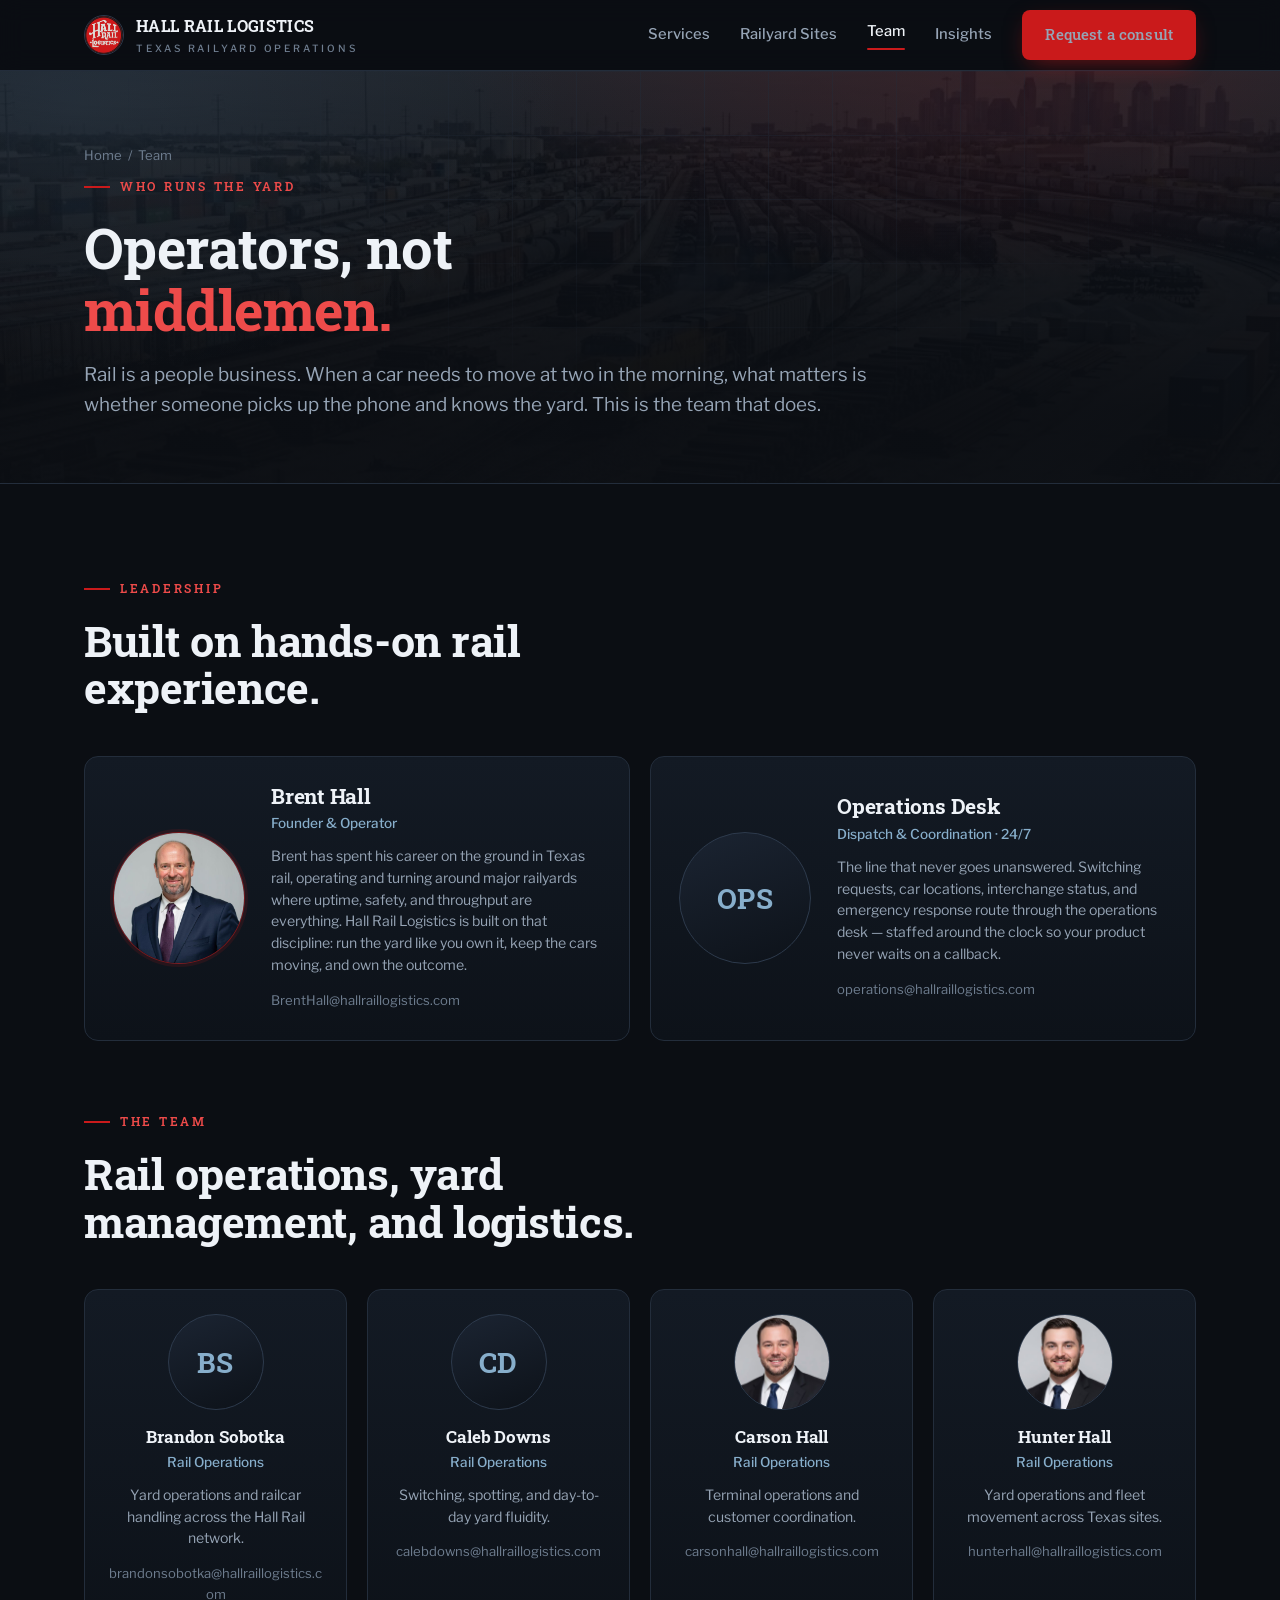
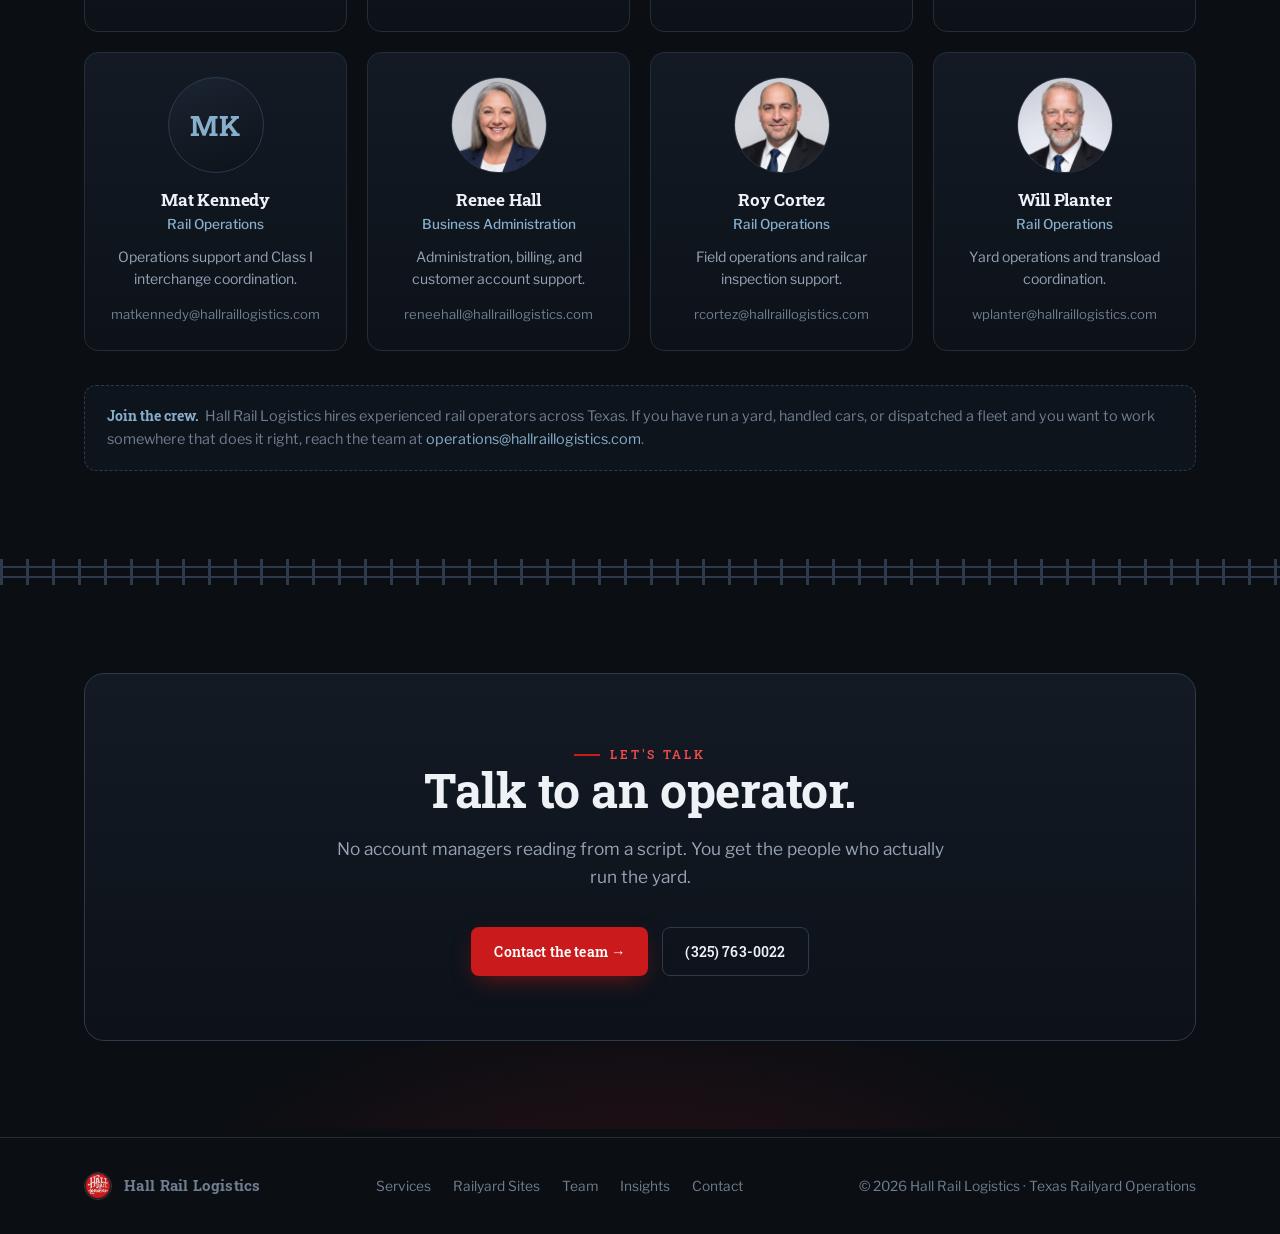
<file: team.html>
<!DOCTYPE html>
<html lang="en">
<head>
<meta charset="UTF-8" />
<meta name="viewport" content="width=device-width, initial-scale=1.0" />
<title>Team — Hall Rail Logistics | Texas Railyard Operators</title>
<meta name="description" content="The Hall Rail Logistics team — rail operators, yard managers, and logistics professionals running railyard operations across the Texas Gulf Coast." />
<link rel="icon" type="image/png" href="logo.png" />
<link rel="preconnect" href="https://fonts.googleapis.com" />
<link rel="preconnect" href="https://fonts.gstatic.com" crossorigin />
<link href="https://fonts.googleapis.com/css2?family=Libre+Franklin:wght@400;500;600;700&family=Roboto+Slab:wght@500;600;700;800&display=swap" rel="stylesheet" />
<link rel="stylesheet" href="assets/site.css" />
</head>
<body>

<header class="nav">
  <div class="wrap nav-inner">
    <a class="brand" href="index.html" aria-label="Hall Rail Logistics home">
      <img class="mark" src="logo.png" alt="Hall Rail Logistics logo" />
      <span>HALL RAIL LOGISTICS<small>Texas Railyard Operations</small></span>
    </a>
    <nav class="nav-links" id="navlinks">
      <a href="services.html">Services</a>
      <a href="sites.html">Railyard Sites</a>
      <a class="active" href="team.html">Team</a>
      <a href="insights.html">Insights</a>
      <a class="btn btn-primary" href="contact.html">Request a consult</a>
    </nav>
    <button class="nav-toggle" id="navtoggle" aria-label="Menu"><span></span><span></span><span></span></button>
  </div>
</header>

<main id="top">

  <section class="page-hero">
    <div class="wrap">
      <div class="crumb"><a href="index.html">Home</a> &nbsp;/&nbsp; Team</div>
      <span class="eyebrow reveal">Who runs the yard</span>
      <h1 class="reveal">Operators, not <span style="color:var(--accent-2)">middlemen.</span></h1>
      <p class="lead reveal">Rail is a people business. When a car needs to move at two in the morning, what matters is whether someone picks up the phone and knows the yard. This is the team that does.</p>
    </div>
  </section>

  <section class="section-pad">
    <div class="wrap">
      <div class="section-head reveal">
        <span class="eyebrow">Leadership</span>
        <h2>Built on hands-on rail experience.</h2>
      </div>

      <div class="team-grid">

        <!-- BRENT -->
        <article class="person feature reveal">
          <div class="avatar lead">
            <img src="brent-hall.jpg" alt="Brent Hall, Founder and Operator"
                 onerror="this.style.display='none';this.parentElement.innerHTML='<span class=&quot;initials&quot;>BH</span>'" />
          </div>
          <div>
            <h3>Brent Hall</h3>
            <div class="role">Founder &amp; Operator</div>
            <p>Brent has spent his career on the ground in Texas rail, operating and turning around major railyards where uptime, safety, and throughput are everything. Hall Rail Logistics is built on that discipline: run the yard like you own it, keep the cars moving, and own the outcome.</p>
            <a class="mailto" href="mailto:BrentHall@hallraillogistics.com">BrentHall@hallraillogistics.com</a>
          </div>
        </article>

        <!-- OPS DESK -->
        <article class="person feature reveal">
          <div class="avatar"><span class="initials">OPS</span></div>
          <div>
            <h3>Operations Desk</h3>
            <div class="role">Dispatch &amp; Coordination · 24/7</div>
            <p>The line that never goes unanswered. Switching requests, car locations, interchange status, and emergency response route through the operations desk — staffed around the clock so your product never waits on a callback.</p>
            <a class="mailto" href="mailto:operations@hallraillogistics.com">operations@hallraillogistics.com</a>
          </div>
        </article>

      </div>

      <div class="section-head reveal" style="margin-top:64px">
        <span class="eyebrow">The team</span>
        <h2>Rail operations, yard management, and logistics.</h2>
      </div>

      <div class="team-grid">

        <article class="person reveal">
          <div class="avatar"><span class="initials">BS</span></div>
          <h3>Brandon Sobotka</h3>
          <div class="role">Rail Operations</div>
          <p>Yard operations and railcar handling across the Hall Rail network.</p>
          <a class="mailto" href="mailto:brandonsobotka@hallraillogistics.com">brandonsobotka@hallraillogistics.com</a>
        </article>

        <article class="person reveal">
          <div class="avatar"><span class="initials">CD</span></div>
          <h3>Caleb Downs</h3>
          <div class="role">Rail Operations</div>
          <p>Switching, spotting, and day-to-day yard fluidity.</p>
          <a class="mailto" href="mailto:calebdowns@hallraillogistics.com">calebdowns@hallraillogistics.com</a>
        </article>

        <article class="person reveal">
          <div class="avatar">
            <img src="carson-hall.jpg" alt="Carson Hall, Rail Operations"
                 onerror="this.style.display='none';this.parentElement.innerHTML='<span class=&quot;initials&quot;>CH</span>'" />
          </div>
          <h3>Carson Hall</h3>
          <div class="role">Rail Operations</div>
          <p>Terminal operations and customer coordination.</p>
          <a class="mailto" href="mailto:carsonhall@hallraillogistics.com">carsonhall@hallraillogistics.com</a>
        </article>

        <article class="person reveal">
          <div class="avatar">
            <img src="hunter-hall.jpg" alt="Hunter Hall, Rail Operations"
                 onerror="this.style.display='none';this.parentElement.innerHTML='<span class=&quot;initials&quot;>HH</span>'" />
          </div>
          <h3>Hunter Hall</h3>
          <div class="role">Rail Operations</div>
          <p>Yard operations and fleet movement across Texas sites.</p>
          <a class="mailto" href="mailto:hunterhall@hallraillogistics.com">hunterhall@hallraillogistics.com</a>
        </article>

        <article class="person reveal">
          <div class="avatar"><span class="initials">MK</span></div>
          <h3>Mat Kennedy</h3>
          <div class="role">Rail Operations</div>
          <p>Operations support and Class I interchange coordination.</p>
          <a class="mailto" href="mailto:matkennedy@hallraillogistics.com">matkennedy@hallraillogistics.com</a>
        </article>

        <article class="person reveal">
          <div class="avatar">
            <img src="renee-hall.jpg" alt="Renee Hall, Business Administration"
                 onerror="this.style.display='none';this.parentElement.innerHTML='<span class=&quot;initials&quot;>RH</span>'" />
          </div>
          <h3>Renee Hall</h3>
          <div class="role">Business Administration</div>
          <p>Administration, billing, and customer account support.</p>
          <a class="mailto" href="mailto:reneehall@hallraillogistics.com">reneehall@hallraillogistics.com</a>
        </article>

        <article class="person reveal">
          <div class="avatar">
            <img src="roy-cortez.jpg" alt="Roy Cortez, Rail Operations"
                 onerror="this.style.display='none';this.parentElement.innerHTML='<span class=&quot;initials&quot;>RC</span>'" />
          </div>
          <h3>Roy Cortez</h3>
          <div class="role">Rail Operations</div>
          <p>Field operations and railcar inspection support.</p>
          <a class="mailto" href="mailto:rcortez@hallraillogistics.com">rcortez@hallraillogistics.com</a>
        </article>

        <article class="person reveal">
          <div class="avatar">
            <img src="will-planter.jpg" alt="Will Planter, Rail Operations"
                 onerror="this.style.display='none';this.parentElement.innerHTML='<span class=&quot;initials&quot;>WP</span>'" />
          </div>
          <h3>Will Planter</h3>
          <div class="role">Rail Operations</div>
          <p>Yard operations and transload coordination.</p>
          <a class="mailto" href="mailto:wplanter@hallraillogistics.com">wplanter@hallraillogistics.com</a>
        </article>

      </div>

      <div class="note reveal">
        <b>Join the crew.</b> &nbsp;Hall Rail Logistics hires experienced rail operators across Texas. If you have run a yard, handled cars, or dispatched a fleet and you want to work somewhere that does it right, reach the team at
        <a href="mailto:operations@hallraillogistics.com" style="color:var(--steel-2)">operations@hallraillogistics.com</a>.
      </div>
    </div>
  </section>

  <div class="track" aria-hidden="true"><i></i></div>

  <section class="section-pad contact">
    <div class="wrap">
      <div class="inner reveal">
        <span class="eyebrow" style="justify-content:center">Let's talk</span>
        <h2>Talk to an operator.</h2>
        <p>No account managers reading from a script. You get the people who actually run the yard.</p>
        <div class="hero-cta">
          <a class="btn btn-primary" href="contact.html">Contact the team →</a>
          <a class="btn btn-ghost" href="tel:+13257630022">(325) 763-0022</a>
        </div>
      </div>
    </div>
  </section>

</main>

<footer>
  <div class="wrap foot-inner">
    <div class="brand">
      <img class="mark" src="logo.png" alt="" style="width:28px;height:28px" />
      Hall Rail Logistics
    </div>
    <div class="foot-links">
      <a href="services.html">Services</a>
      <a href="sites.html">Railyard Sites</a>
      <a href="team.html">Team</a>
      <a href="insights.html">Insights</a>
      <a href="contact.html">Contact</a>
    </div>
    <div>© 2026 Hall Rail Logistics · Texas Railyard Operations</div>
  </div>
</footer>

<script>
  var t=document.getElementById('navtoggle'),l=document.getElementById('navlinks');
  t.addEventListener('click',function(){l.classList.toggle('open')});
  l.querySelectorAll('a').forEach(function(a){a.addEventListener('click',function(){l.classList.remove('open')})});
  var io=new IntersectionObserver(function(es){es.forEach(function(e){if(e.isIntersecting){e.target.classList.add('in');io.unobserve(e.target)}})},{threshold:.12});
  document.querySelectorAll('.reveal').forEach(function(el){io.observe(el)});
</script>
</body>
</html>
</file>
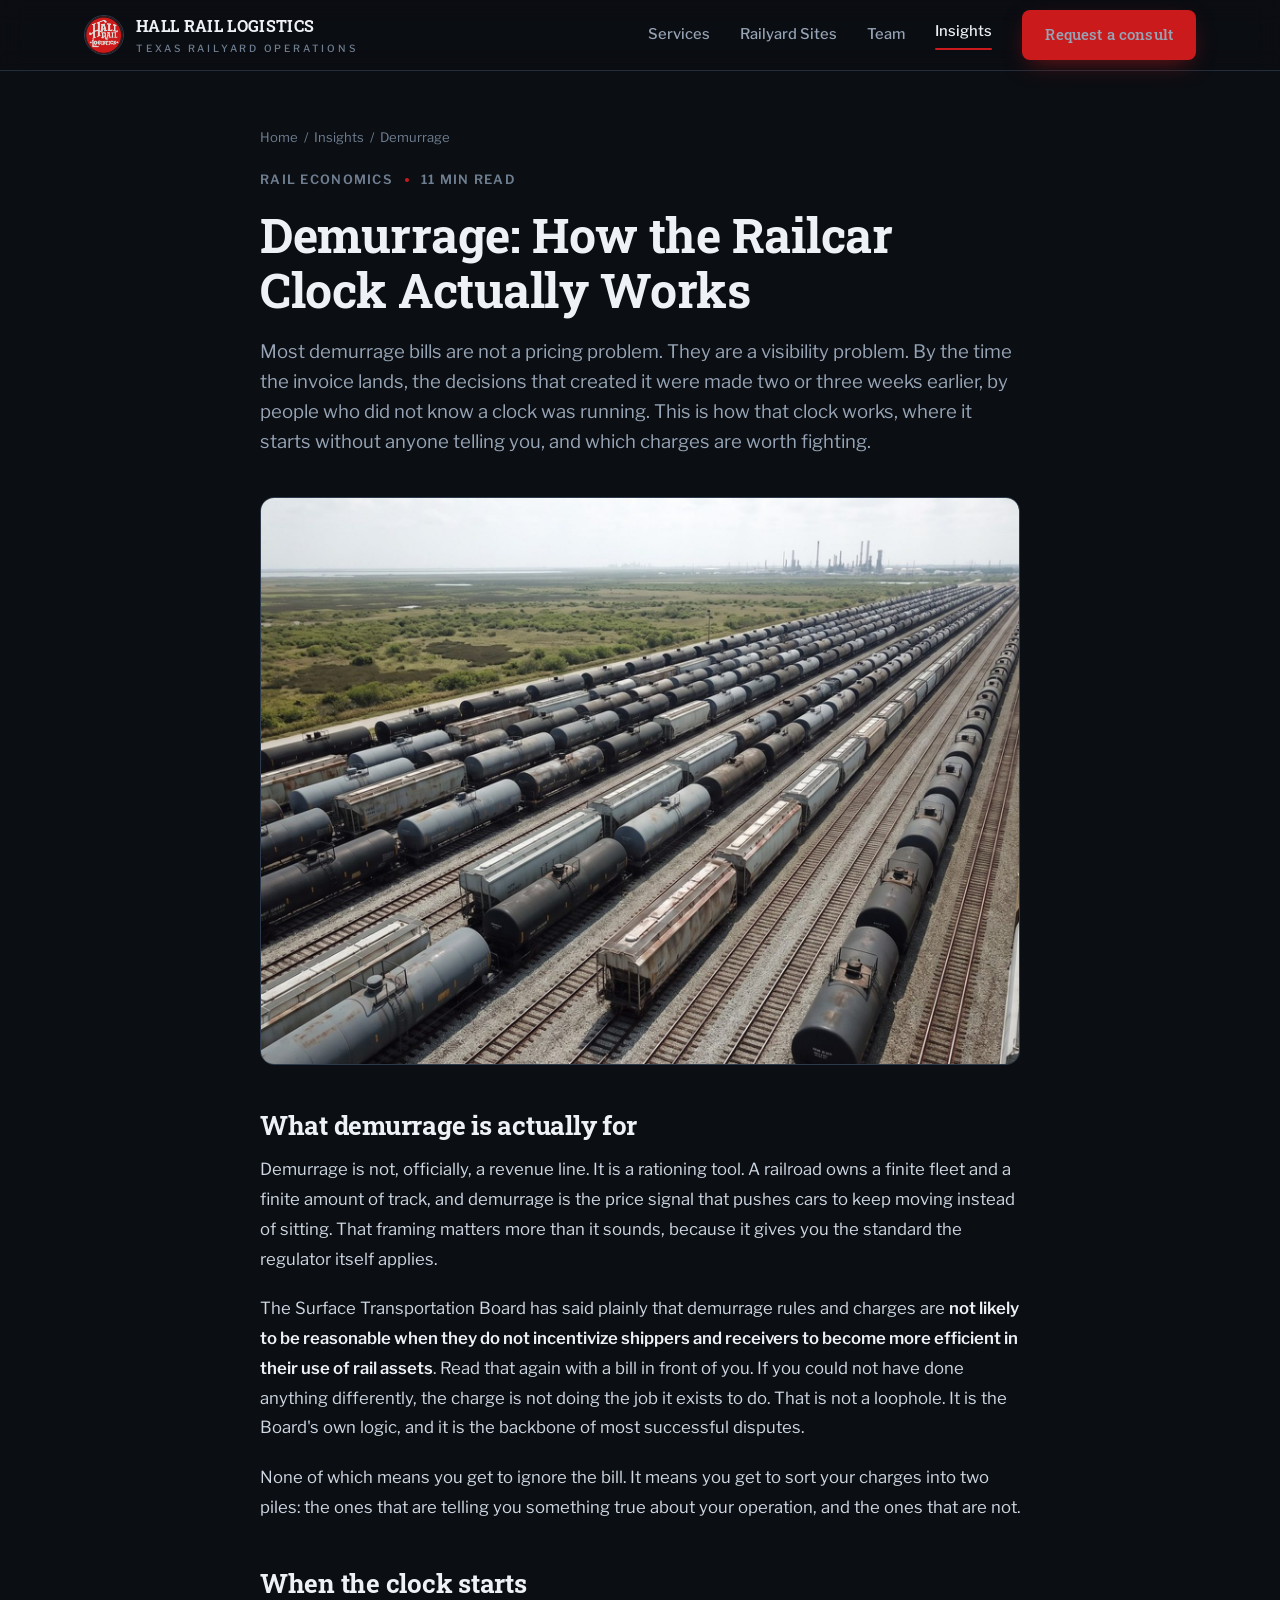
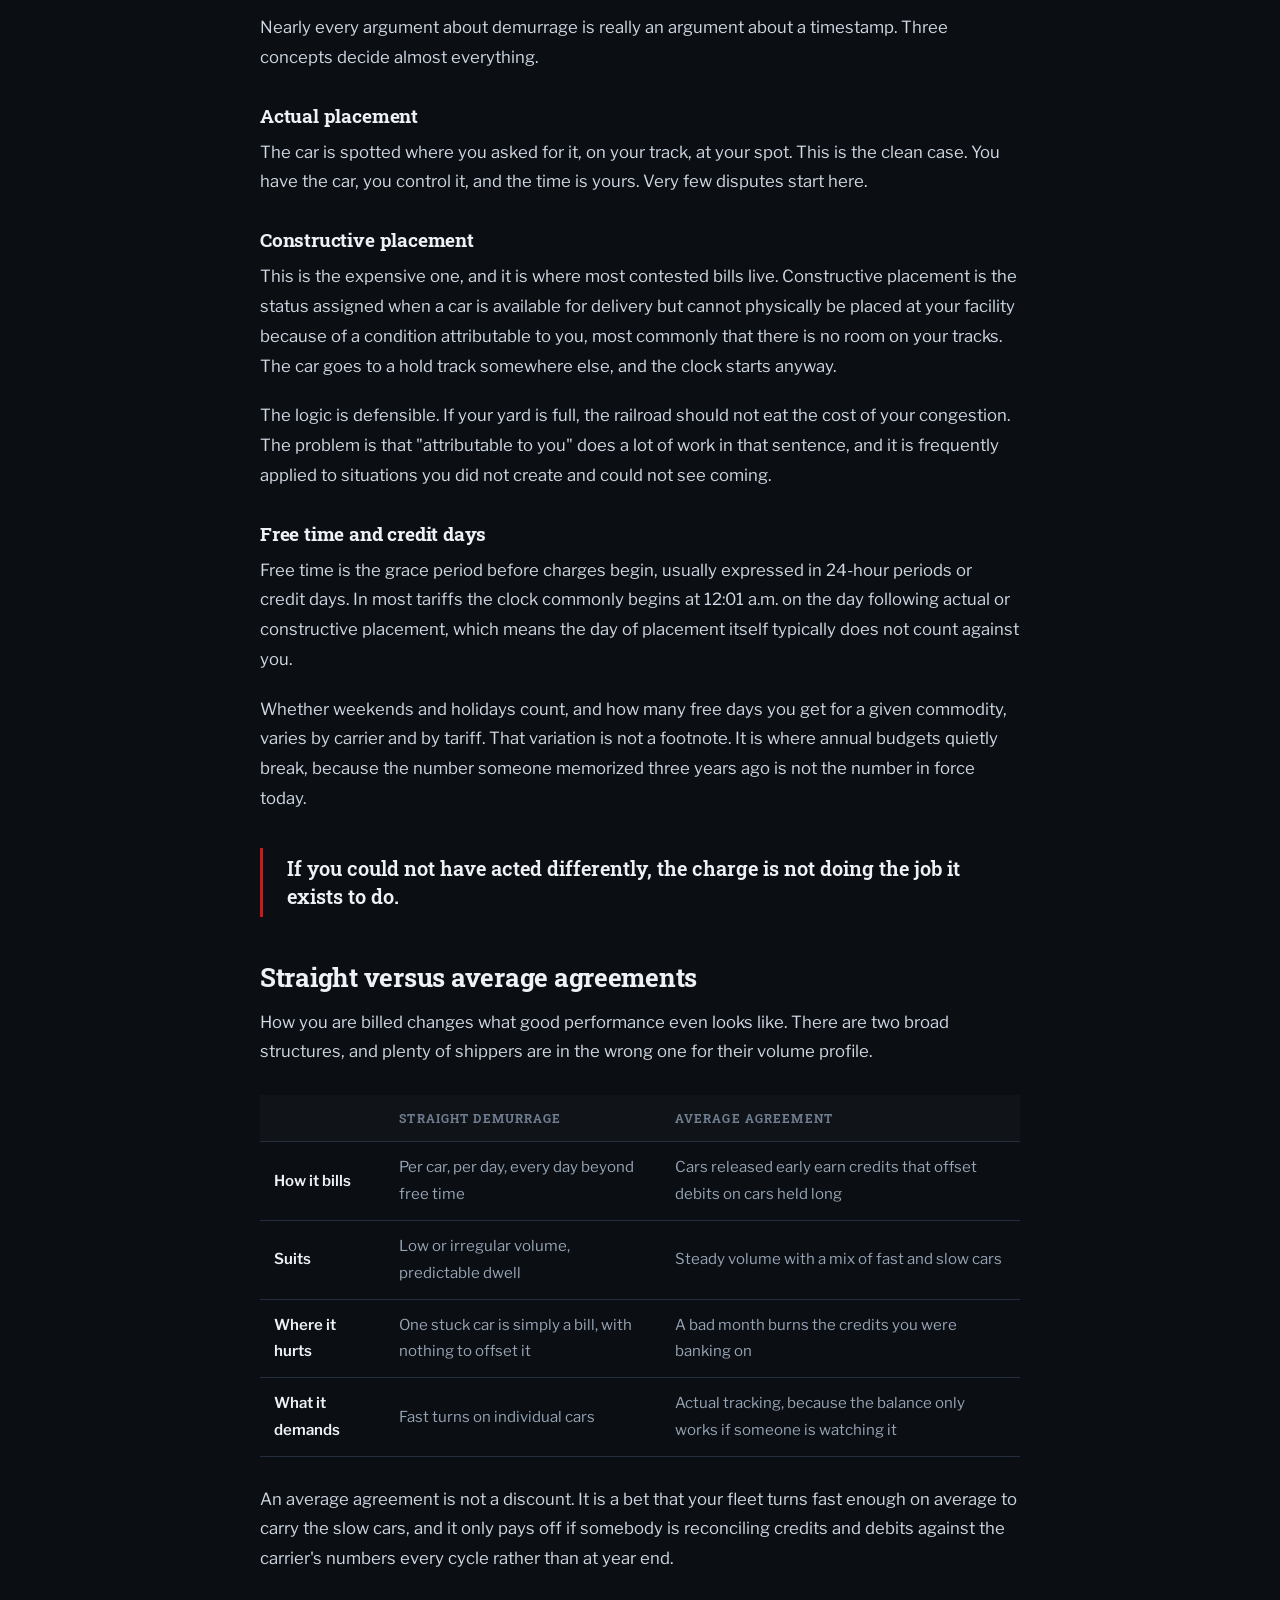
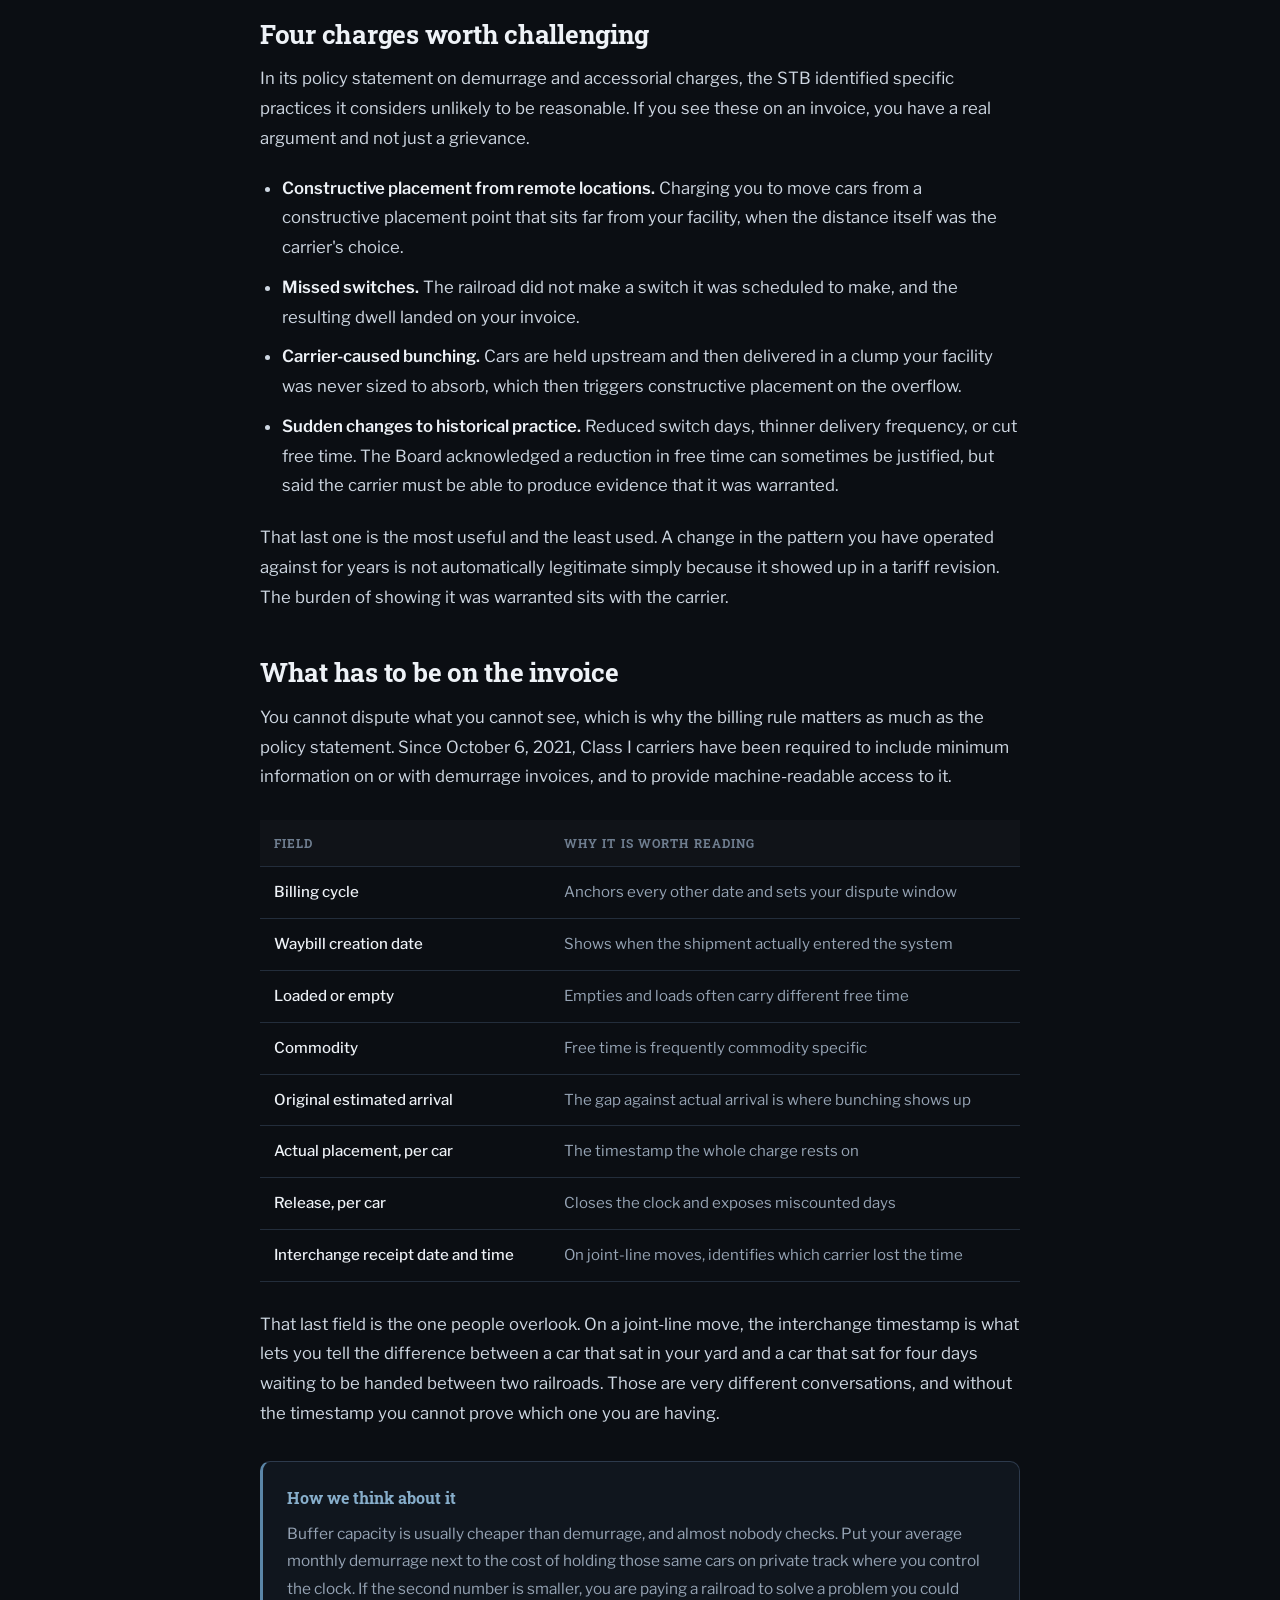
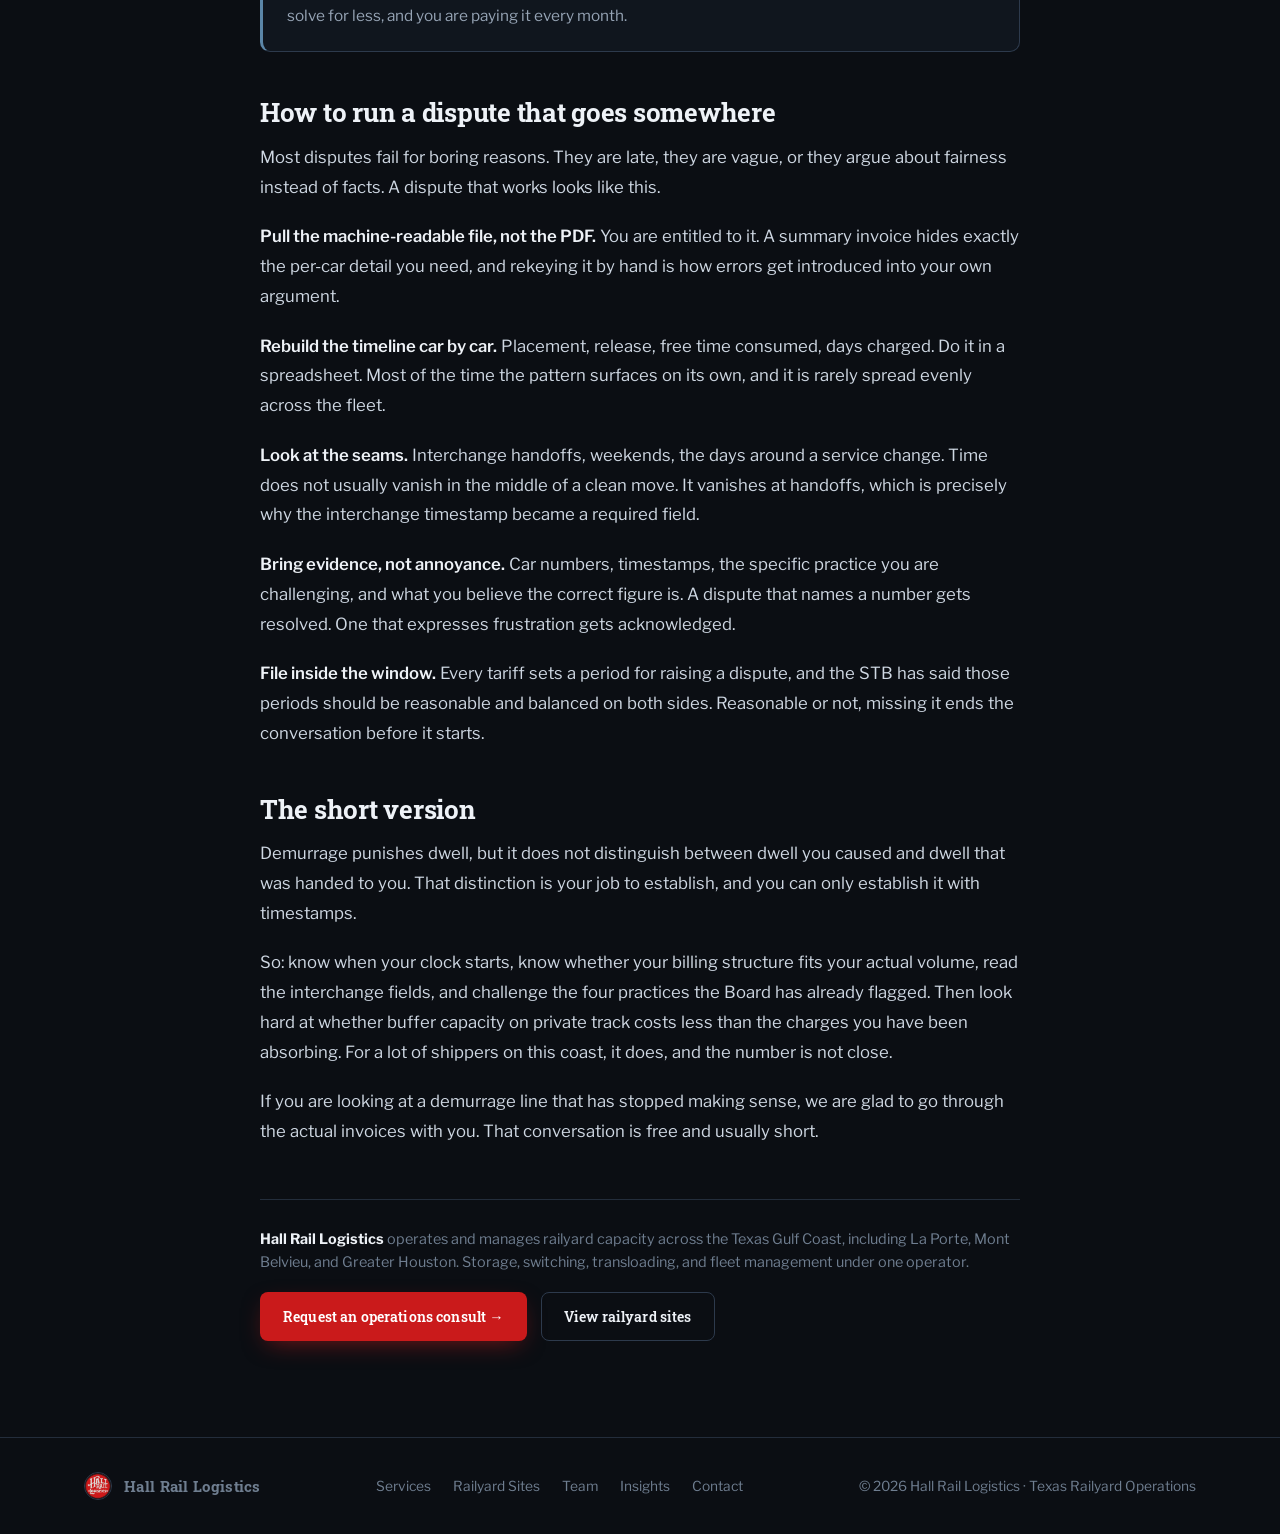
<file: insights/demurrage-railcar-clock.html>
<!DOCTYPE html>
<html lang="en">
<head>
<meta charset="UTF-8" />
<meta name="viewport" content="width=device-width, initial-scale=1.0" />
<title>Demurrage: How the Railcar Clock Actually Works | Hall Rail Logistics</title>
<meta name="description" content="A working guide to rail demurrage: when the clock starts, what constructive placement really means, which charges the STB has called unreasonable, what Class I carriers must put on an invoice, and how to run a dispute that goes somewhere." />
<link rel="canonical" href="https://hallraillogistics.com/insights/demurrage-railcar-clock.html" />
<meta property="og:type" content="article" />
<meta property="og:title" content="Demurrage: How the Railcar Clock Actually Works" />
<meta property="og:description" content="Most demurrage bills are not a pricing problem. They are a visibility problem. Here is how the clock works and where the money leaks." />
<meta property="og:image" content="https://hallraillogistics.com/assets/blog-demurrage-clock.jpg" />
<meta name="twitter:card" content="summary_large_image" />
<link rel="icon" type="image/png" href="../logo.png" />
<link rel="preconnect" href="https://fonts.googleapis.com" />
<link rel="preconnect" href="https://fonts.gstatic.com" crossorigin />
<link href="https://fonts.googleapis.com/css2?family=Libre+Franklin:wght@400;500;600;700&family=Roboto+Slab:wght@500;600;700;800&display=swap" rel="stylesheet" />
<link rel="stylesheet" href="../assets/site.css" />
</head>
<body>

<header class="nav">
  <div class="wrap nav-inner">
    <a class="brand" href="../index.html" aria-label="Hall Rail Logistics home">
      <img class="mark" src="../logo.png" alt="Hall Rail Logistics logo" />
      <span>HALL RAIL LOGISTICS<small>Texas Railyard Operations</small></span>
    </a>
    <nav class="nav-links" id="navlinks">
      <a href="../services.html">Services</a>
      <a href="../sites.html">Railyard Sites</a>
      <a href="../team.html">Team</a>
      <a class="active" href="../insights.html">Insights</a>
      <a class="btn btn-primary" href="../contact.html">Request a consult</a>
    </nav>
    <button class="nav-toggle" id="navtoggle" aria-label="Menu"><span></span><span></span><span></span></button>
  </div>
</header>

<main id="top">

  <section class="section-pad" style="padding-top:56px">
    <div class="wrap">
      <article class="article">

        <div class="crumb"><a href="../index.html">Home</a> &nbsp;/&nbsp; <a href="../insights.html">Insights</a> &nbsp;/&nbsp; Demurrage</div>

        <div class="kicker" style="margin-top:22px">
          <span>Rail Economics</span><span class="dot" style="width:4px;height:4px;border-radius:50%;background:var(--accent);display:inline-block"></span><span>11 min read</span>
        </div>

        <h1>Demurrage: How the Railcar Clock Actually Works</h1>

        <p class="standfirst">Most demurrage bills are not a pricing problem. They are a visibility problem. By the time the invoice lands, the decisions that created it were made two or three weeks earlier, by people who did not know a clock was running. This is how that clock works, where it starts without anyone telling you, and which charges are worth fighting.</p>

        <div class="hero-img">
          <img src="../assets/blog-demurrage-clock.jpg" alt="Rows of stored tank cars and covered hoppers standing in a Gulf Coast railyard" />
        </div>

        <div class="article-body">

          <h2>What demurrage is actually for</h2>

          <p>Demurrage is not, officially, a revenue line. It is a rationing tool. A railroad owns a finite fleet and a finite amount of track, and demurrage is the price signal that pushes cars to keep moving instead of sitting. That framing matters more than it sounds, because it gives you the standard the regulator itself applies.</p>

          <p>The Surface Transportation Board has said plainly that demurrage rules and charges are <strong>not likely to be reasonable when they do not incentivize shippers and receivers to become more efficient in their use of rail assets</strong>. Read that again with a bill in front of you. If you could not have done anything differently, the charge is not doing the job it exists to do. That is not a loophole. It is the Board's own logic, and it is the backbone of most successful disputes.</p>

          <p>None of which means you get to ignore the bill. It means you get to sort your charges into two piles: the ones that are telling you something true about your operation, and the ones that are not.</p>

          <h2>When the clock starts</h2>

          <p>Nearly every argument about demurrage is really an argument about a timestamp. Three concepts decide almost everything.</p>

          <h3>Actual placement</h3>

          <p>The car is spotted where you asked for it, on your track, at your spot. This is the clean case. You have the car, you control it, and the time is yours. Very few disputes start here.</p>

          <h3>Constructive placement</h3>

          <p>This is the expensive one, and it is where most contested bills live. Constructive placement is the status assigned when a car is available for delivery but cannot physically be placed at your facility because of a condition attributable to you, most commonly that there is no room on your tracks. The car goes to a hold track somewhere else, and the clock starts anyway.</p>

          <p>The logic is defensible. If your yard is full, the railroad should not eat the cost of your congestion. The problem is that "attributable to you" does a lot of work in that sentence, and it is frequently applied to situations you did not create and could not see coming.</p>

          <h3>Free time and credit days</h3>

          <p>Free time is the grace period before charges begin, usually expressed in 24-hour periods or credit days. In most tariffs the clock commonly begins at 12:01 a.m. on the day following actual or constructive placement, which means the day of placement itself typically does not count against you.</p>

          <p>Whether weekends and holidays count, and how many free days you get for a given commodity, varies by carrier and by tariff. That variation is not a footnote. It is where annual budgets quietly break, because the number someone memorized three years ago is not the number in force today.</p>

          <div class="pullquote">If you could not have acted differently, the charge is not doing the job it exists to do.</div>

          <h2>Straight versus average agreements</h2>

          <p>How you are billed changes what good performance even looks like. There are two broad structures, and plenty of shippers are in the wrong one for their volume profile.</p>

          <table class="datatable">
            <thead>
              <tr><th>&nbsp;</th><th>Straight demurrage</th><th>Average agreement</th></tr>
            </thead>
            <tbody>
              <tr><td><strong>How it bills</strong></td><td>Per car, per day, every day beyond free time</td><td>Cars released early earn credits that offset debits on cars held long</td></tr>
              <tr><td><strong>Suits</strong></td><td>Low or irregular volume, predictable dwell</td><td>Steady volume with a mix of fast and slow cars</td></tr>
              <tr><td><strong>Where it hurts</strong></td><td>One stuck car is simply a bill, with nothing to offset it</td><td>A bad month burns the credits you were banking on</td></tr>
              <tr><td><strong>What it demands</strong></td><td>Fast turns on individual cars</td><td>Actual tracking, because the balance only works if someone is watching it</td></tr>
            </tbody>
          </table>

          <p>An average agreement is not a discount. It is a bet that your fleet turns fast enough on average to carry the slow cars, and it only pays off if somebody is reconciling credits and debits against the carrier's numbers every cycle rather than at year end.</p>

          <h2>Four charges worth challenging</h2>

          <p>In its policy statement on demurrage and accessorial charges, the STB identified specific practices it considers unlikely to be reasonable. If you see these on an invoice, you have a real argument and not just a grievance.</p>

          <ul>
            <li><strong>Constructive placement from remote locations.</strong> Charging you to move cars from a constructive placement point that sits far from your facility, when the distance itself was the carrier's choice.</li>
            <li><strong>Missed switches.</strong> The railroad did not make a switch it was scheduled to make, and the resulting dwell landed on your invoice.</li>
            <li><strong>Carrier-caused bunching.</strong> Cars are held upstream and then delivered in a clump your facility was never sized to absorb, which then triggers constructive placement on the overflow.</li>
            <li><strong>Sudden changes to historical practice.</strong> Reduced switch days, thinner delivery frequency, or cut free time. The Board acknowledged a reduction in free time can sometimes be justified, but said the carrier must be able to produce evidence that it was warranted.</li>
          </ul>

          <p>That last one is the most useful and the least used. A change in the pattern you have operated against for years is not automatically legitimate simply because it showed up in a tariff revision. The burden of showing it was warranted sits with the carrier.</p>

          <h2>What has to be on the invoice</h2>

          <p>You cannot dispute what you cannot see, which is why the billing rule matters as much as the policy statement. Since October 6, 2021, Class I carriers have been required to include minimum information on or with demurrage invoices, and to provide machine-readable access to it.</p>

          <table class="datatable">
            <thead>
              <tr><th>Field</th><th>Why it is worth reading</th></tr>
            </thead>
            <tbody>
              <tr><td>Billing cycle</td><td>Anchors every other date and sets your dispute window</td></tr>
              <tr><td>Waybill creation date</td><td>Shows when the shipment actually entered the system</td></tr>
              <tr><td>Loaded or empty</td><td>Empties and loads often carry different free time</td></tr>
              <tr><td>Commodity</td><td>Free time is frequently commodity specific</td></tr>
              <tr><td>Original estimated arrival</td><td>The gap against actual arrival is where bunching shows up</td></tr>
              <tr><td>Actual placement, per car</td><td>The timestamp the whole charge rests on</td></tr>
              <tr><td>Release, per car</td><td>Closes the clock and exposes miscounted days</td></tr>
              <tr><td>Interchange receipt date and time</td><td>On joint-line moves, identifies which carrier lost the time</td></tr>
            </tbody>
          </table>

          <p>That last field is the one people overlook. On a joint-line move, the interchange timestamp is what lets you tell the difference between a car that sat in your yard and a car that sat for four days waiting to be handed between two railroads. Those are very different conversations, and without the timestamp you cannot prove which one you are having.</p>

          <div class="callout">
            <h4>How we think about it</h4>
            <p>Buffer capacity is usually cheaper than demurrage, and almost nobody checks. Put your average monthly demurrage next to the cost of holding those same cars on private track where you control the clock. If the second number is smaller, you are paying a railroad to solve a problem you could solve for less, and you are paying it every month.</p>
          </div>

          <h2>How to run a dispute that goes somewhere</h2>

          <p>Most disputes fail for boring reasons. They are late, they are vague, or they argue about fairness instead of facts. A dispute that works looks like this.</p>

          <p><strong>Pull the machine-readable file, not the PDF.</strong> You are entitled to it. A summary invoice hides exactly the per-car detail you need, and rekeying it by hand is how errors get introduced into your own argument.</p>

          <p><strong>Rebuild the timeline car by car.</strong> Placement, release, free time consumed, days charged. Do it in a spreadsheet. Most of the time the pattern surfaces on its own, and it is rarely spread evenly across the fleet.</p>

          <p><strong>Look at the seams.</strong> Interchange handoffs, weekends, the days around a service change. Time does not usually vanish in the middle of a clean move. It vanishes at handoffs, which is precisely why the interchange timestamp became a required field.</p>

          <p><strong>Bring evidence, not annoyance.</strong> Car numbers, timestamps, the specific practice you are challenging, and what you believe the correct figure is. A dispute that names a number gets resolved. One that expresses frustration gets acknowledged.</p>

          <p><strong>File inside the window.</strong> Every tariff sets a period for raising a dispute, and the STB has said those periods should be reasonable and balanced on both sides. Reasonable or not, missing it ends the conversation before it starts.</p>

          <h2>The short version</h2>

          <p>Demurrage punishes dwell, but it does not distinguish between dwell you caused and dwell that was handed to you. That distinction is your job to establish, and you can only establish it with timestamps.</p>

          <p>So: know when your clock starts, know whether your billing structure fits your actual volume, read the interchange fields, and challenge the four practices the Board has already flagged. Then look hard at whether buffer capacity on private track costs less than the charges you have been absorbing. For a lot of shippers on this coast, it does, and the number is not close.</p>

          <p>If you are looking at a demurrage line that has stopped making sense, we are glad to go through the actual invoices with you. That conversation is free and usually short.</p>

        </div>

        <div class="article-foot">
          <p style="margin-bottom:18px"><strong style="color:var(--text)">Hall Rail Logistics</strong> operates and manages railyard capacity across the Texas Gulf Coast, including La Porte, Mont Belvieu, and Greater Houston. Storage, switching, transloading, and fleet management under one operator.</p>
          <div class="hero-cta" style="margin-top:8px">
            <a class="btn btn-primary" href="../contact.html">Request an operations consult →</a>
            <a class="btn btn-ghost" href="../sites.html">View railyard sites</a>
          </div>
        </div>

      </article>
    </div>
  </section>

</main>

<footer>
  <div class="wrap foot-inner">
    <div class="brand">
      <img class="mark" src="../logo.png" alt="" style="width:28px;height:28px" />
      Hall Rail Logistics
    </div>
    <div class="foot-links">
      <a href="../services.html">Services</a>
      <a href="../sites.html">Railyard Sites</a>
      <a href="../team.html">Team</a>
      <a href="../insights.html">Insights</a>
      <a href="../contact.html">Contact</a>
    </div>
    <div>© 2026 Hall Rail Logistics · Texas Railyard Operations</div>
  </div>
</footer>

<script>
  var t=document.getElementById('navtoggle'),l=document.getElementById('navlinks');
  t.addEventListener('click',function(){l.classList.toggle('open')});
  l.querySelectorAll('a').forEach(function(a){a.addEventListener('click',function(){l.classList.remove('open')})});
</script>
</body>
</html>
</file>
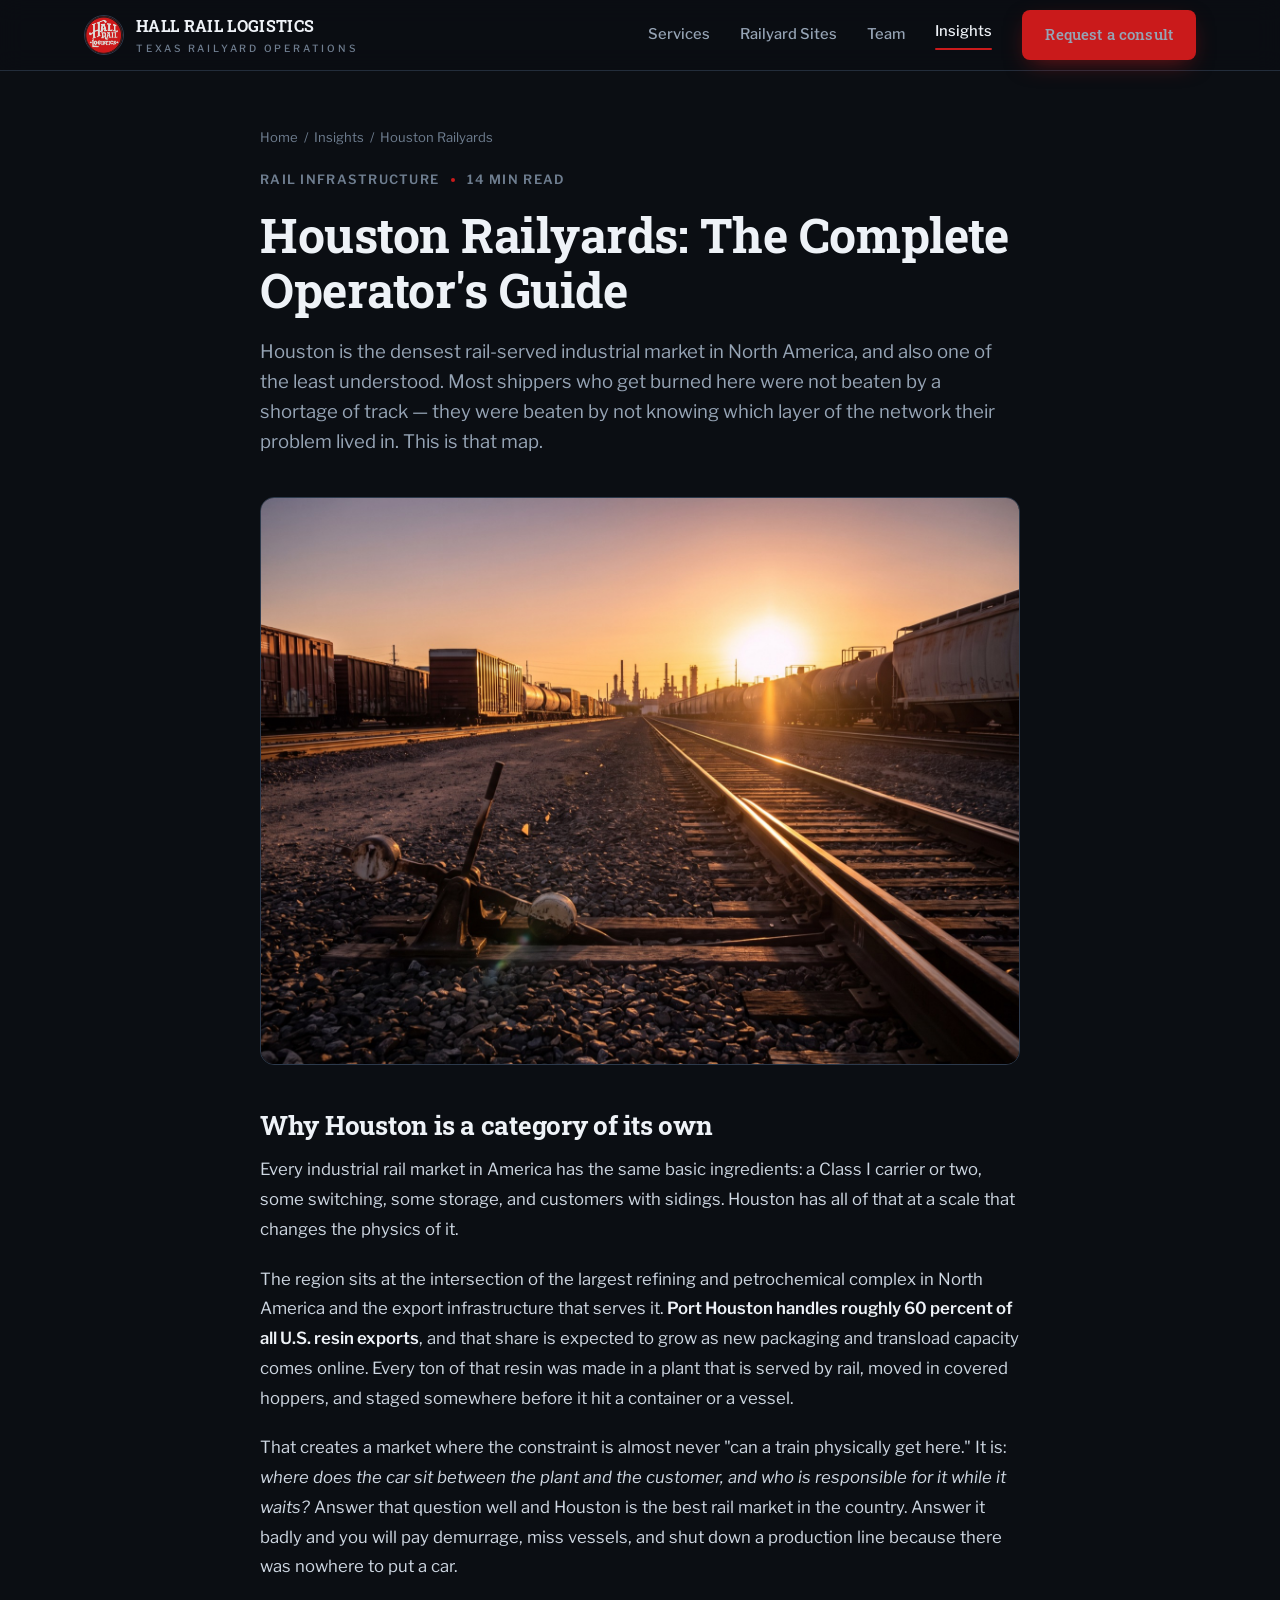
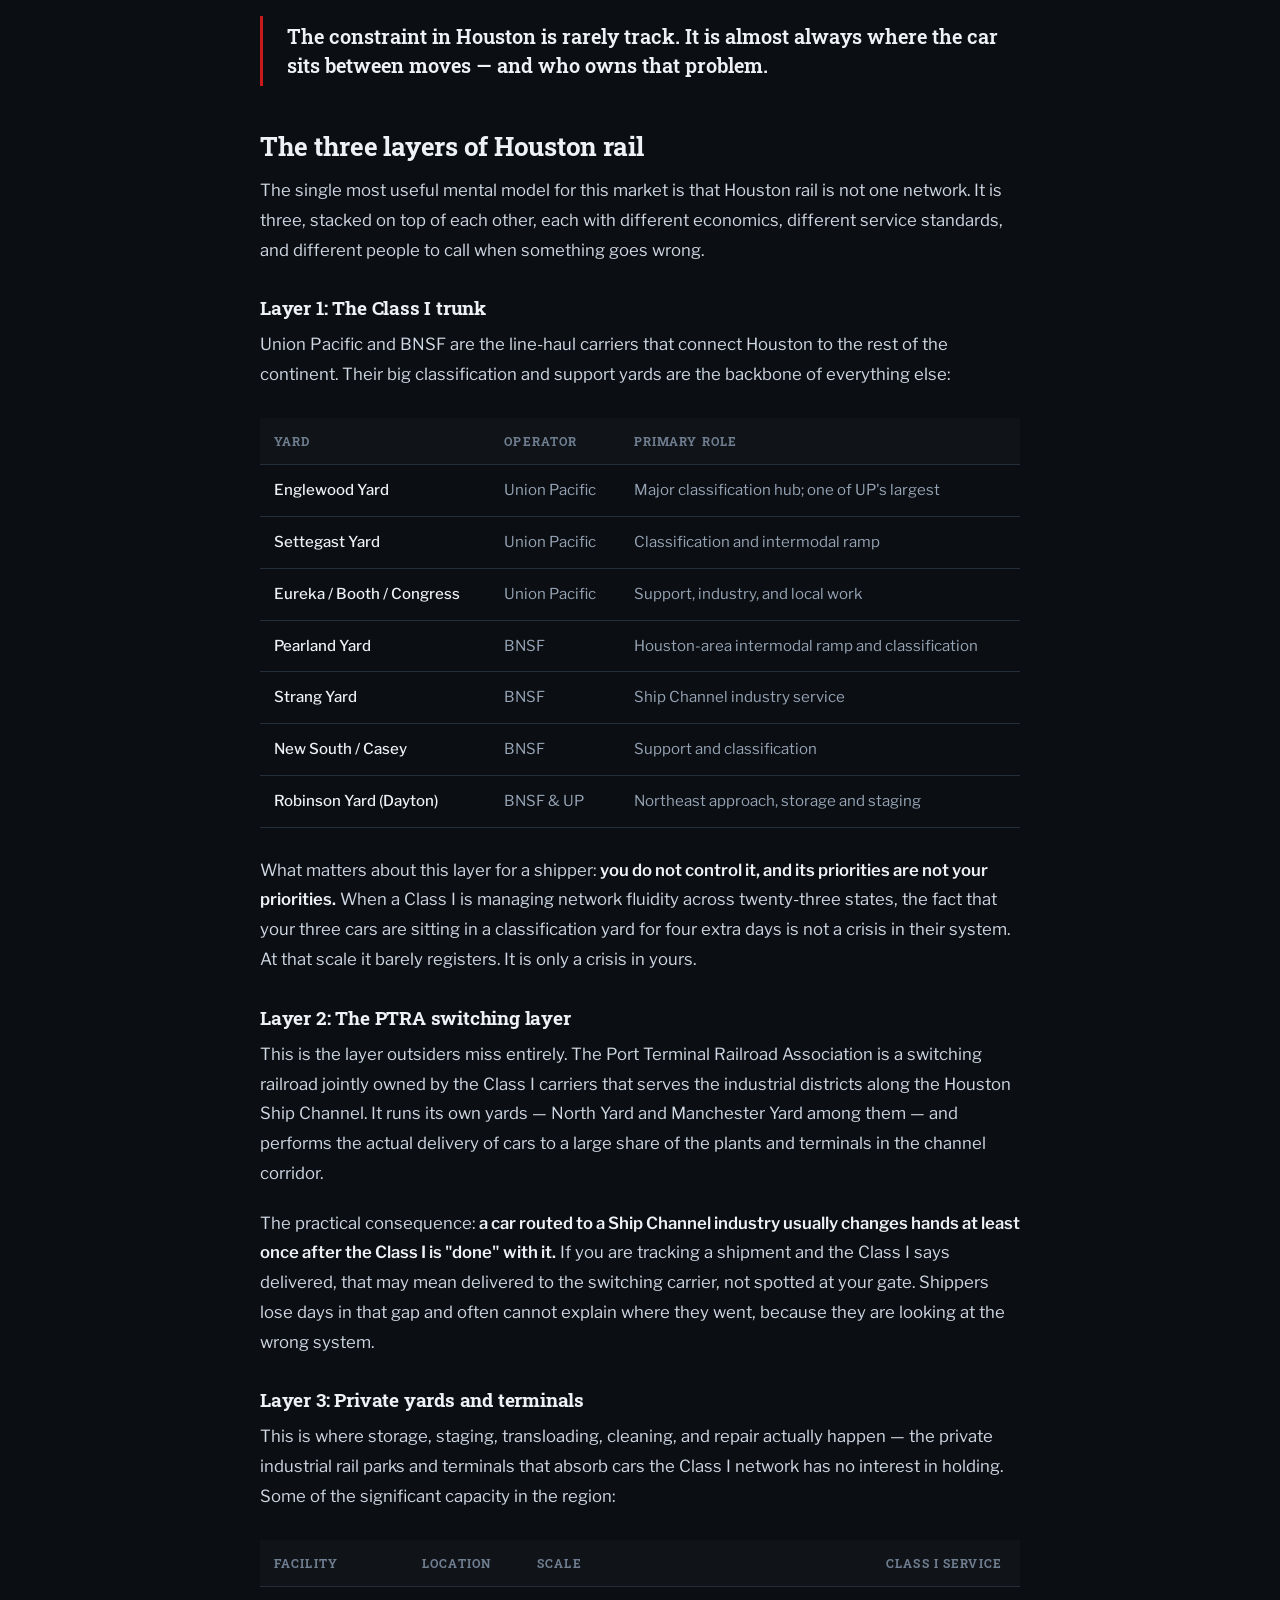
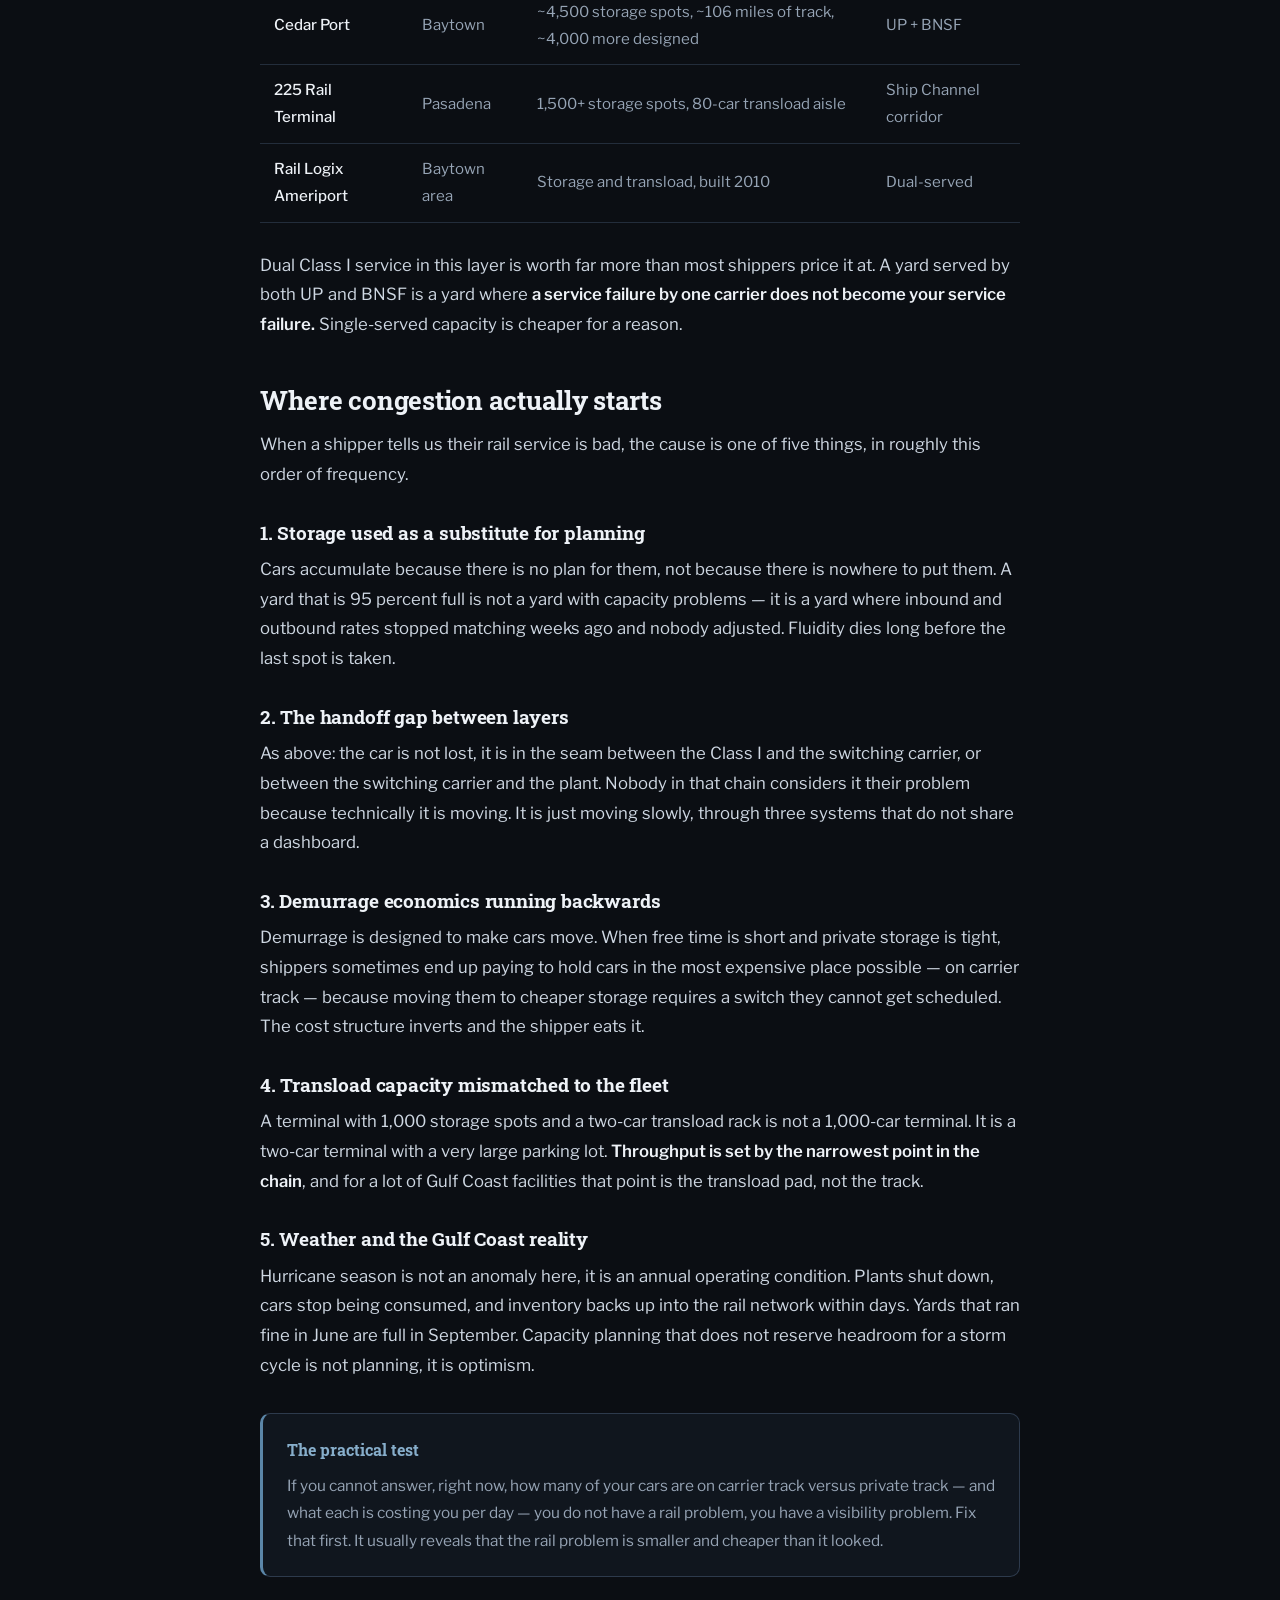
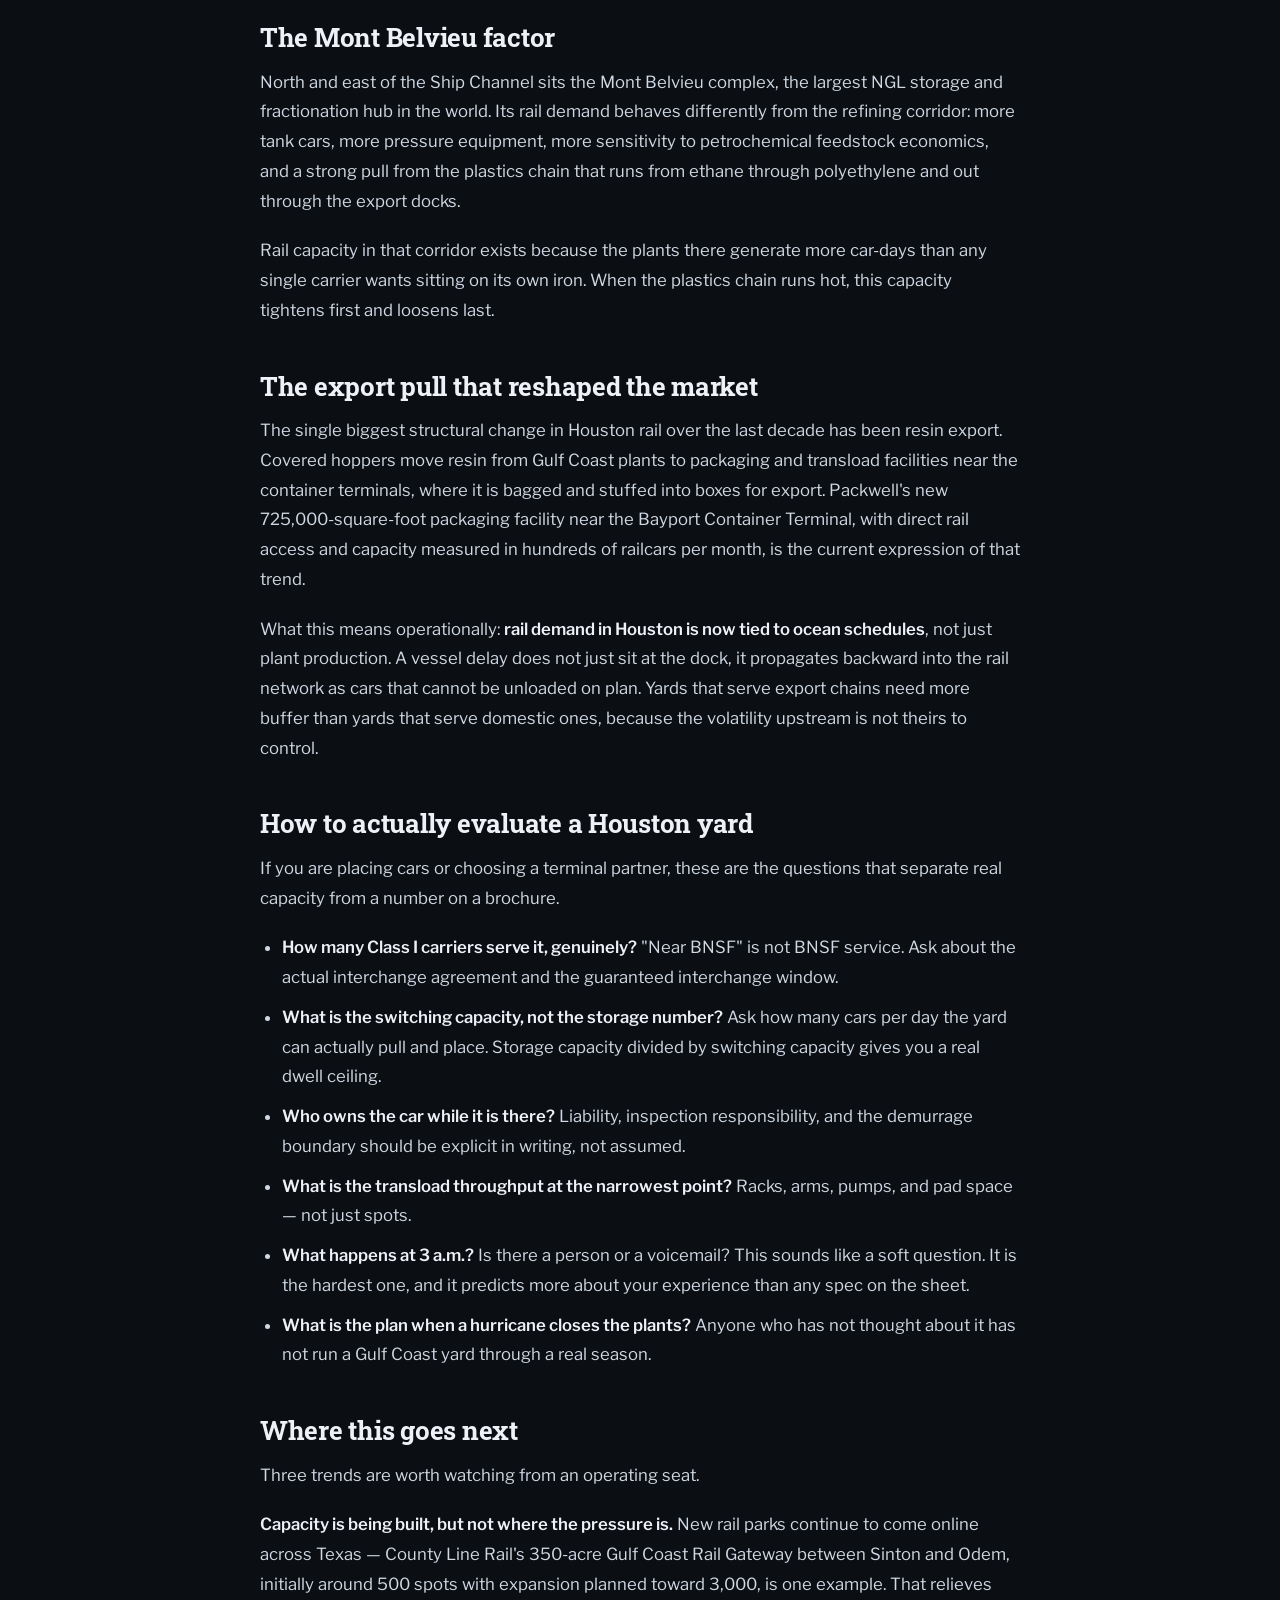
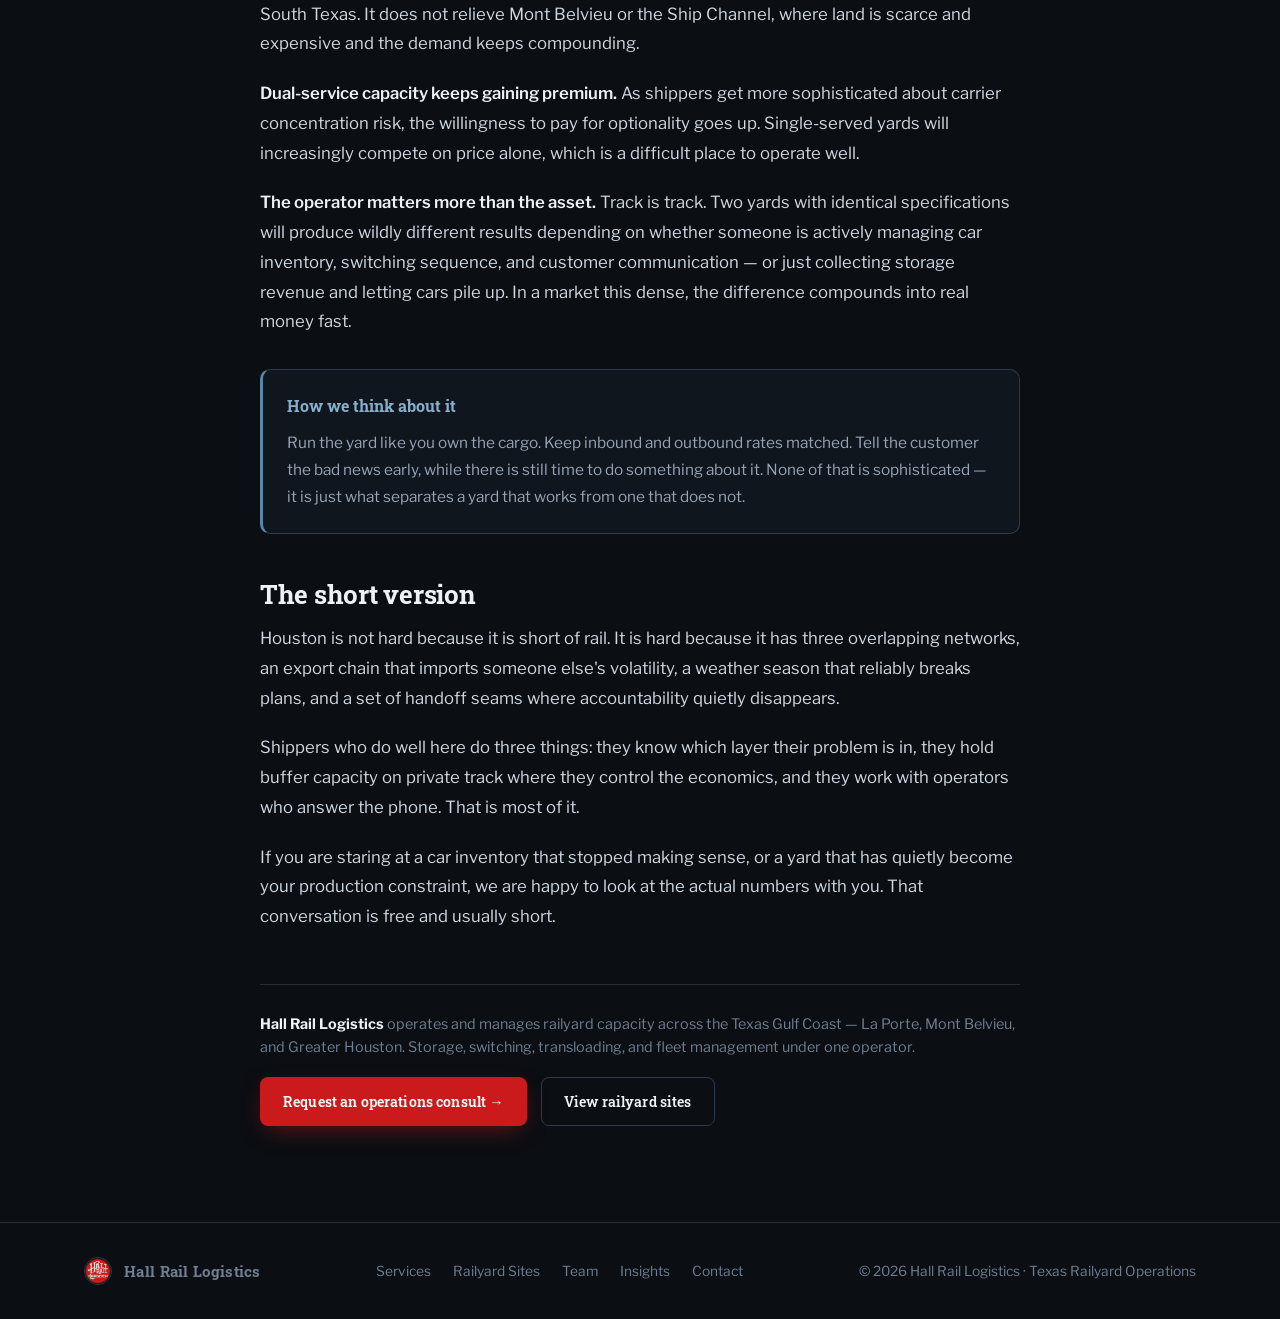
<file: insights/houston-railyards-guide.html>
<!DOCTYPE html>
<html lang="en">
<head>
<meta charset="UTF-8" />
<meta name="viewport" content="width=device-width, initial-scale=1.0" />
<title>Houston Railyards: The Complete Operator's Guide | Hall Rail Logistics</title>
<meta name="description" content="A working guide to Houston's railyards — the Class I trunk network, the PTRA switching layer, private storage and transload yards, where congestion actually starts, and how shippers should evaluate rail capacity on the Texas Gulf Coast." />
<link rel="canonical" href="https://hallraillogistics.com/insights/houston-railyards-guide.html" />
<meta property="og:type" content="article" />
<meta property="og:title" content="Houston Railyards: The Complete Operator's Guide" />
<meta property="og:description" content="How the largest rail-served industrial market in North America actually works, and where the real bottlenecks live." />
<meta property="og:image" content="https://hallraillogistics.com/assets/blog-houston-railyards.jpg" />
<meta name="twitter:card" content="summary_large_image" />
<link rel="icon" type="image/png" href="../logo.png" />
<link rel="preconnect" href="https://fonts.googleapis.com" />
<link rel="preconnect" href="https://fonts.gstatic.com" crossorigin />
<link href="https://fonts.googleapis.com/css2?family=Libre+Franklin:wght@400;500;600;700&family=Roboto+Slab:wght@500;600;700;800&display=swap" rel="stylesheet" />
<link rel="stylesheet" href="../assets/site.css" />
</head>
<body>

<header class="nav">
  <div class="wrap nav-inner">
    <a class="brand" href="../index.html" aria-label="Hall Rail Logistics home">
      <img class="mark" src="../logo.png" alt="Hall Rail Logistics logo" />
      <span>HALL RAIL LOGISTICS<small>Texas Railyard Operations</small></span>
    </a>
    <nav class="nav-links" id="navlinks">
      <a href="../services.html">Services</a>
      <a href="../sites.html">Railyard Sites</a>
      <a href="../team.html">Team</a>
      <a class="active" href="../insights.html">Insights</a>
      <a class="btn btn-primary" href="../contact.html">Request a consult</a>
    </nav>
    <button class="nav-toggle" id="navtoggle" aria-label="Menu"><span></span><span></span><span></span></button>
  </div>
</header>

<main id="top">

  <section class="section-pad" style="padding-top:56px">
    <div class="wrap">
      <article class="article">

        <div class="crumb"><a href="../index.html">Home</a> &nbsp;/&nbsp; <a href="../insights.html">Insights</a> &nbsp;/&nbsp; Houston Railyards</div>

        <div class="kicker" style="margin-top:22px">
          <span>Rail Infrastructure</span><span class="dot" style="width:4px;height:4px;border-radius:50%;background:var(--accent);display:inline-block"></span><span>14 min read</span>
        </div>

        <h1>Houston Railyards: The Complete Operator's Guide</h1>

        <p class="standfirst">Houston is the densest rail-served industrial market in North America, and also one of the least understood. Most shippers who get burned here were not beaten by a shortage of track — they were beaten by not knowing which layer of the network their problem lived in. This is that map.</p>

        <div class="hero-img">
          <img src="../assets/blog-houston-railyards.jpg" alt="Texas railyard lead track at golden hour with stored railcars and refinery skyline" />
        </div>

        <div class="article-body">

          <h2>Why Houston is a category of its own</h2>

          <p>Every industrial rail market in America has the same basic ingredients: a Class I carrier or two, some switching, some storage, and customers with sidings. Houston has all of that at a scale that changes the physics of it.</p>

          <p>The region sits at the intersection of the largest refining and petrochemical complex in North America and the export infrastructure that serves it. <strong>Port Houston handles roughly 60 percent of all U.S. resin exports</strong>, and that share is expected to grow as new packaging and transload capacity comes online. Every ton of that resin was made in a plant that is served by rail, moved in covered hoppers, and staged somewhere before it hit a container or a vessel.</p>

          <p>That creates a market where the constraint is almost never "can a train physically get here." It is: <em>where does the car sit between the plant and the customer, and who is responsible for it while it waits?</em> Answer that question well and Houston is the best rail market in the country. Answer it badly and you will pay demurrage, miss vessels, and shut down a production line because there was nowhere to put a car.</p>

          <div class="pullquote">The constraint in Houston is rarely track. It is almost always where the car sits between moves — and who owns that problem.</div>

          <h2>The three layers of Houston rail</h2>

          <p>The single most useful mental model for this market is that Houston rail is not one network. It is three, stacked on top of each other, each with different economics, different service standards, and different people to call when something goes wrong.</p>

          <h3>Layer 1: The Class I trunk</h3>

          <p>Union Pacific and BNSF are the line-haul carriers that connect Houston to the rest of the continent. Their big classification and support yards are the backbone of everything else:</p>

          <table class="datatable">
            <thead>
              <tr><th>Yard</th><th>Operator</th><th>Primary role</th></tr>
            </thead>
            <tbody>
              <tr><td>Englewood Yard</td><td>Union Pacific</td><td>Major classification hub; one of UP's largest</td></tr>
              <tr><td>Settegast Yard</td><td>Union Pacific</td><td>Classification and intermodal ramp</td></tr>
              <tr><td>Eureka / Booth / Congress</td><td>Union Pacific</td><td>Support, industry, and local work</td></tr>
              <tr><td>Pearland Yard</td><td>BNSF</td><td>Houston-area intermodal ramp and classification</td></tr>
              <tr><td>Strang Yard</td><td>BNSF</td><td>Ship Channel industry service</td></tr>
              <tr><td>New South / Casey</td><td>BNSF</td><td>Support and classification</td></tr>
              <tr><td>Robinson Yard (Dayton)</td><td>BNSF &amp; UP</td><td>Northeast approach, storage and staging</td></tr>
            </tbody>
          </table>

          <p>What matters about this layer for a shipper: <strong>you do not control it, and its priorities are not your priorities.</strong> When a Class I is managing network fluidity across twenty-three states, the fact that your three cars are sitting in a classification yard for four extra days is not a crisis in their system. At that scale it barely registers. It is only a crisis in yours.</p>

          <h3>Layer 2: The PTRA switching layer</h3>

          <p>This is the layer outsiders miss entirely. The Port Terminal Railroad Association is a switching railroad jointly owned by the Class I carriers that serves the industrial districts along the Houston Ship Channel. It runs its own yards — North Yard and Manchester Yard among them — and performs the actual delivery of cars to a large share of the plants and terminals in the channel corridor.</p>

          <p>The practical consequence: <strong>a car routed to a Ship Channel industry usually changes hands at least once after the Class I is "done" with it.</strong> If you are tracking a shipment and the Class I says delivered, that may mean delivered to the switching carrier, not spotted at your gate. Shippers lose days in that gap and often cannot explain where they went, because they are looking at the wrong system.</p>

          <h3>Layer 3: Private yards and terminals</h3>

          <p>This is where storage, staging, transloading, cleaning, and repair actually happen — the private industrial rail parks and terminals that absorb cars the Class I network has no interest in holding. Some of the significant capacity in the region:</p>

          <table class="datatable">
            <thead>
              <tr><th>Facility</th><th>Location</th><th>Scale</th><th>Class I service</th></tr>
            </thead>
            <tbody>
              <tr><td>Cedar Port</td><td>Baytown</td><td>~4,500 storage spots, ~106 miles of track, ~4,000 more designed</td><td>UP + BNSF</td></tr>
              <tr><td>225 Rail Terminal</td><td>Pasadena</td><td>1,500+ storage spots, 80-car transload aisle</td><td>Ship Channel corridor</td></tr>
              <tr><td>Rail Logix Ameriport</td><td>Baytown area</td><td>Storage and transload, built 2010</td><td>Dual-served</td></tr>
            </tbody>
          </table>

          <p>Dual Class I service in this layer is worth far more than most shippers price it at. A yard served by both UP and BNSF is a yard where <strong>a service failure by one carrier does not become your service failure.</strong> Single-served capacity is cheaper for a reason.</p>

          <h2>Where congestion actually starts</h2>

          <p>When a shipper tells us their rail service is bad, the cause is one of five things, in roughly this order of frequency.</p>

          <h3>1. Storage used as a substitute for planning</h3>

          <p>Cars accumulate because there is no plan for them, not because there is nowhere to put them. A yard that is 95 percent full is not a yard with capacity problems — it is a yard where inbound and outbound rates stopped matching weeks ago and nobody adjusted. Fluidity dies long before the last spot is taken.</p>

          <h3>2. The handoff gap between layers</h3>

          <p>As above: the car is not lost, it is in the seam between the Class I and the switching carrier, or between the switching carrier and the plant. Nobody in that chain considers it their problem because technically it is moving. It is just moving slowly, through three systems that do not share a dashboard.</p>

          <h3>3. Demurrage economics running backwards</h3>

          <p>Demurrage is designed to make cars move. When free time is short and private storage is tight, shippers sometimes end up paying to hold cars in the most expensive place possible — on carrier track — because moving them to cheaper storage requires a switch they cannot get scheduled. The cost structure inverts and the shipper eats it.</p>

          <h3>4. Transload capacity mismatched to the fleet</h3>

          <p>A terminal with 1,000 storage spots and a two-car transload rack is not a 1,000-car terminal. It is a two-car terminal with a very large parking lot. <strong>Throughput is set by the narrowest point in the chain</strong>, and for a lot of Gulf Coast facilities that point is the transload pad, not the track.</p>

          <h3>5. Weather and the Gulf Coast reality</h3>

          <p>Hurricane season is not an anomaly here, it is an annual operating condition. Plants shut down, cars stop being consumed, and inventory backs up into the rail network within days. Yards that ran fine in June are full in September. Capacity planning that does not reserve headroom for a storm cycle is not planning, it is optimism.</p>

          <div class="callout">
            <h4>The practical test</h4>
            <p>If you cannot answer, right now, how many of your cars are on carrier track versus private track — and what each is costing you per day — you do not have a rail problem, you have a visibility problem. Fix that first. It usually reveals that the rail problem is smaller and cheaper than it looked.</p>
          </div>

          <h2>The Mont Belvieu factor</h2>

          <p>North and east of the Ship Channel sits the Mont Belvieu complex, the largest NGL storage and fractionation hub in the world. Its rail demand behaves differently from the refining corridor: more tank cars, more pressure equipment, more sensitivity to petrochemical feedstock economics, and a strong pull from the plastics chain that runs from ethane through polyethylene and out through the export docks.</p>

          <p>Rail capacity in that corridor exists because the plants there generate more car-days than any single carrier wants sitting on its own iron. When the plastics chain runs hot, this capacity tightens first and loosens last.</p>

          <h2>The export pull that reshaped the market</h2>

          <p>The single biggest structural change in Houston rail over the last decade has been resin export. Covered hoppers move resin from Gulf Coast plants to packaging and transload facilities near the container terminals, where it is bagged and stuffed into boxes for export. Packwell's new 725,000-square-foot packaging facility near the Bayport Container Terminal, with direct rail access and capacity measured in hundreds of railcars per month, is the current expression of that trend.</p>

          <p>What this means operationally: <strong>rail demand in Houston is now tied to ocean schedules</strong>, not just plant production. A vessel delay does not just sit at the dock, it propagates backward into the rail network as cars that cannot be unloaded on plan. Yards that serve export chains need more buffer than yards that serve domestic ones, because the volatility upstream is not theirs to control.</p>

          <h2>How to actually evaluate a Houston yard</h2>

          <p>If you are placing cars or choosing a terminal partner, these are the questions that separate real capacity from a number on a brochure.</p>

          <ul>
            <li><strong>How many Class I carriers serve it, genuinely?</strong> "Near BNSF" is not BNSF service. Ask about the actual interchange agreement and the guaranteed interchange window.</li>
            <li><strong>What is the switching capacity, not the storage number?</strong> Ask how many cars per day the yard can actually pull and place. Storage capacity divided by switching capacity gives you a real dwell ceiling.</li>
            <li><strong>Who owns the car while it is there?</strong> Liability, inspection responsibility, and the demurrage boundary should be explicit in writing, not assumed.</li>
            <li><strong>What is the transload throughput at the narrowest point?</strong> Racks, arms, pumps, and pad space — not just spots.</li>
            <li><strong>What happens at 3 a.m.?</strong> Is there a person or a voicemail? This sounds like a soft question. It is the hardest one, and it predicts more about your experience than any spec on the sheet.</li>
            <li><strong>What is the plan when a hurricane closes the plants?</strong> Anyone who has not thought about it has not run a Gulf Coast yard through a real season.</li>
          </ul>

          <h2>Where this goes next</h2>

          <p>Three trends are worth watching from an operating seat.</p>

          <p><strong>Capacity is being built, but not where the pressure is.</strong> New rail parks continue to come online across Texas — County Line Rail's 350-acre Gulf Coast Rail Gateway between Sinton and Odem, initially around 500 spots with expansion planned toward 3,000, is one example. That relieves South Texas. It does not relieve Mont Belvieu or the Ship Channel, where land is scarce and expensive and the demand keeps compounding.</p>

          <p><strong>Dual-service capacity keeps gaining premium.</strong> As shippers get more sophisticated about carrier concentration risk, the willingness to pay for optionality goes up. Single-served yards will increasingly compete on price alone, which is a difficult place to operate well.</p>

          <p><strong>The operator matters more than the asset.</strong> Track is track. Two yards with identical specifications will produce wildly different results depending on whether someone is actively managing car inventory, switching sequence, and customer communication — or just collecting storage revenue and letting cars pile up. In a market this dense, the difference compounds into real money fast.</p>

          <div class="callout">
            <h4>How we think about it</h4>
            <p>Run the yard like you own the cargo. Keep inbound and outbound rates matched. Tell the customer the bad news early, while there is still time to do something about it. None of that is sophisticated — it is just what separates a yard that works from one that does not.</p>
          </div>

          <h2>The short version</h2>

          <p>Houston is not hard because it is short of rail. It is hard because it has three overlapping networks, an export chain that imports someone else's volatility, a weather season that reliably breaks plans, and a set of handoff seams where accountability quietly disappears.</p>

          <p>Shippers who do well here do three things: they know which layer their problem is in, they hold buffer capacity on private track where they control the economics, and they work with operators who answer the phone. That is most of it.</p>

          <p>If you are staring at a car inventory that stopped making sense, or a yard that has quietly become your production constraint, we are happy to look at the actual numbers with you. That conversation is free and usually short.</p>

        </div>

        <div class="article-foot">
          <p style="margin-bottom:18px"><strong style="color:var(--text)">Hall Rail Logistics</strong> operates and manages railyard capacity across the Texas Gulf Coast — La Porte, Mont Belvieu, and Greater Houston. Storage, switching, transloading, and fleet management under one operator.</p>
          <div class="hero-cta" style="margin-top:8px">
            <a class="btn btn-primary" href="../contact.html">Request an operations consult →</a>
            <a class="btn btn-ghost" href="../sites.html">View railyard sites</a>
          </div>
        </div>

      </article>
    </div>
  </section>

</main>

<footer>
  <div class="wrap foot-inner">
    <div class="brand">
      <img class="mark" src="../logo.png" alt="" style="width:28px;height:28px" />
      Hall Rail Logistics
    </div>
    <div class="foot-links">
      <a href="../services.html">Services</a>
      <a href="../sites.html">Railyard Sites</a>
      <a href="../team.html">Team</a>
      <a href="../insights.html">Insights</a>
      <a href="../contact.html">Contact</a>
    </div>
    <div>© 2026 Hall Rail Logistics · Texas Railyard Operations</div>
  </div>
</footer>

<script>
  var t=document.getElementById('navtoggle'),l=document.getElementById('navlinks');
  t.addEventListener('click',function(){l.classList.toggle('open')});
  l.querySelectorAll('a').forEach(function(a){a.addEventListener('click',function(){l.classList.remove('open')})});
</script>
</body>
</html>
</file>
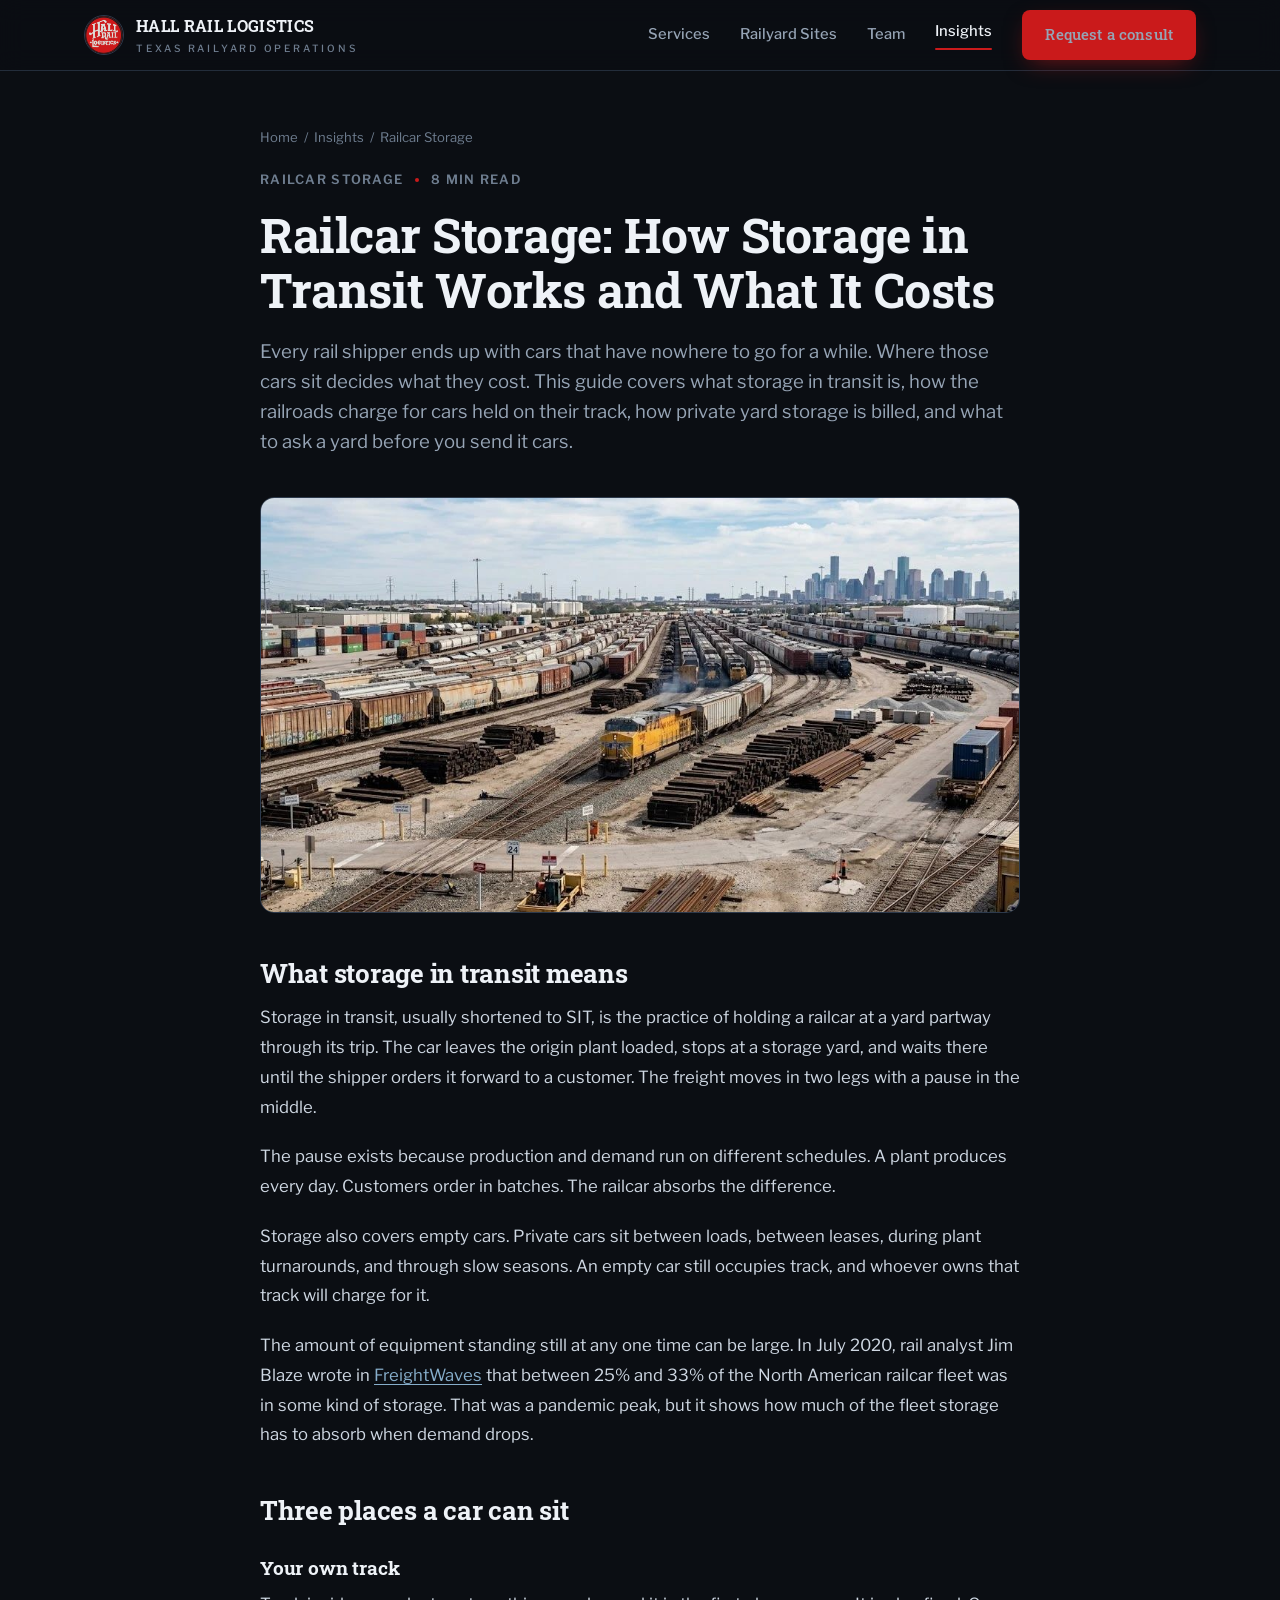
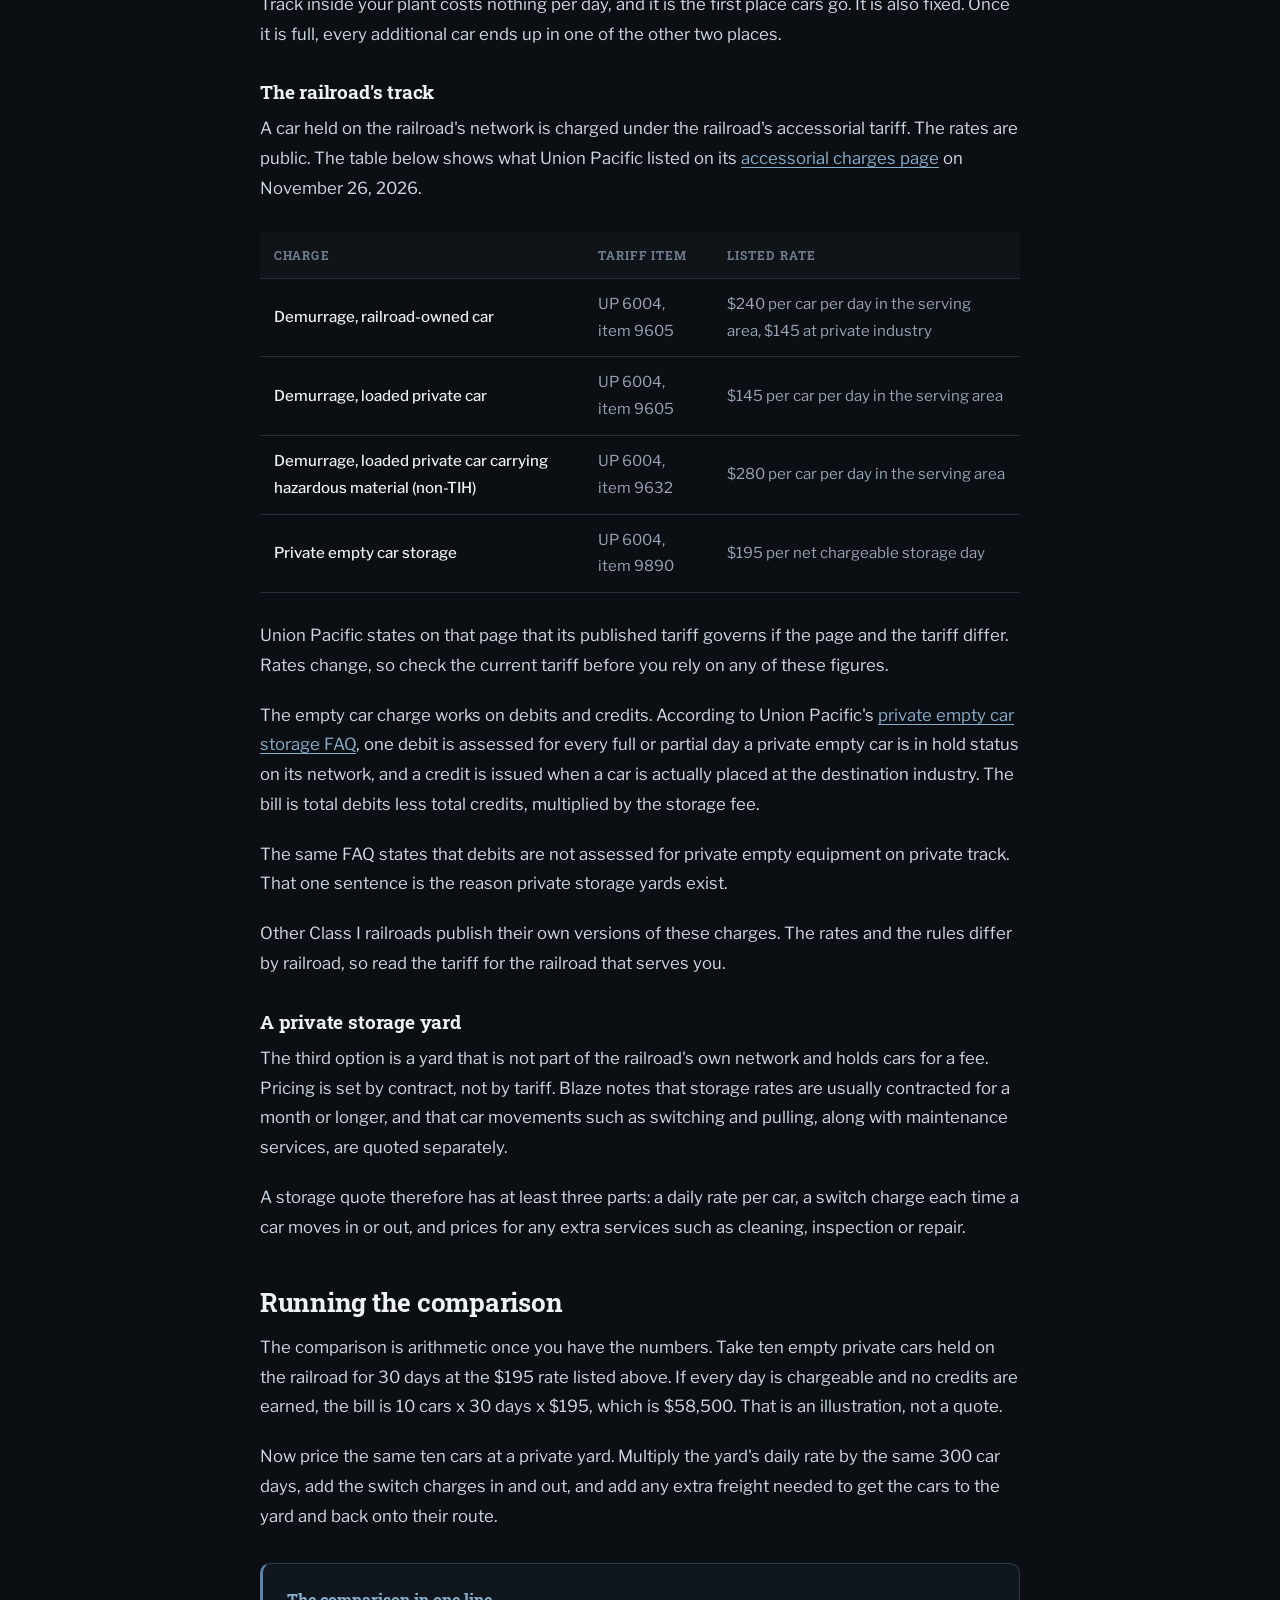
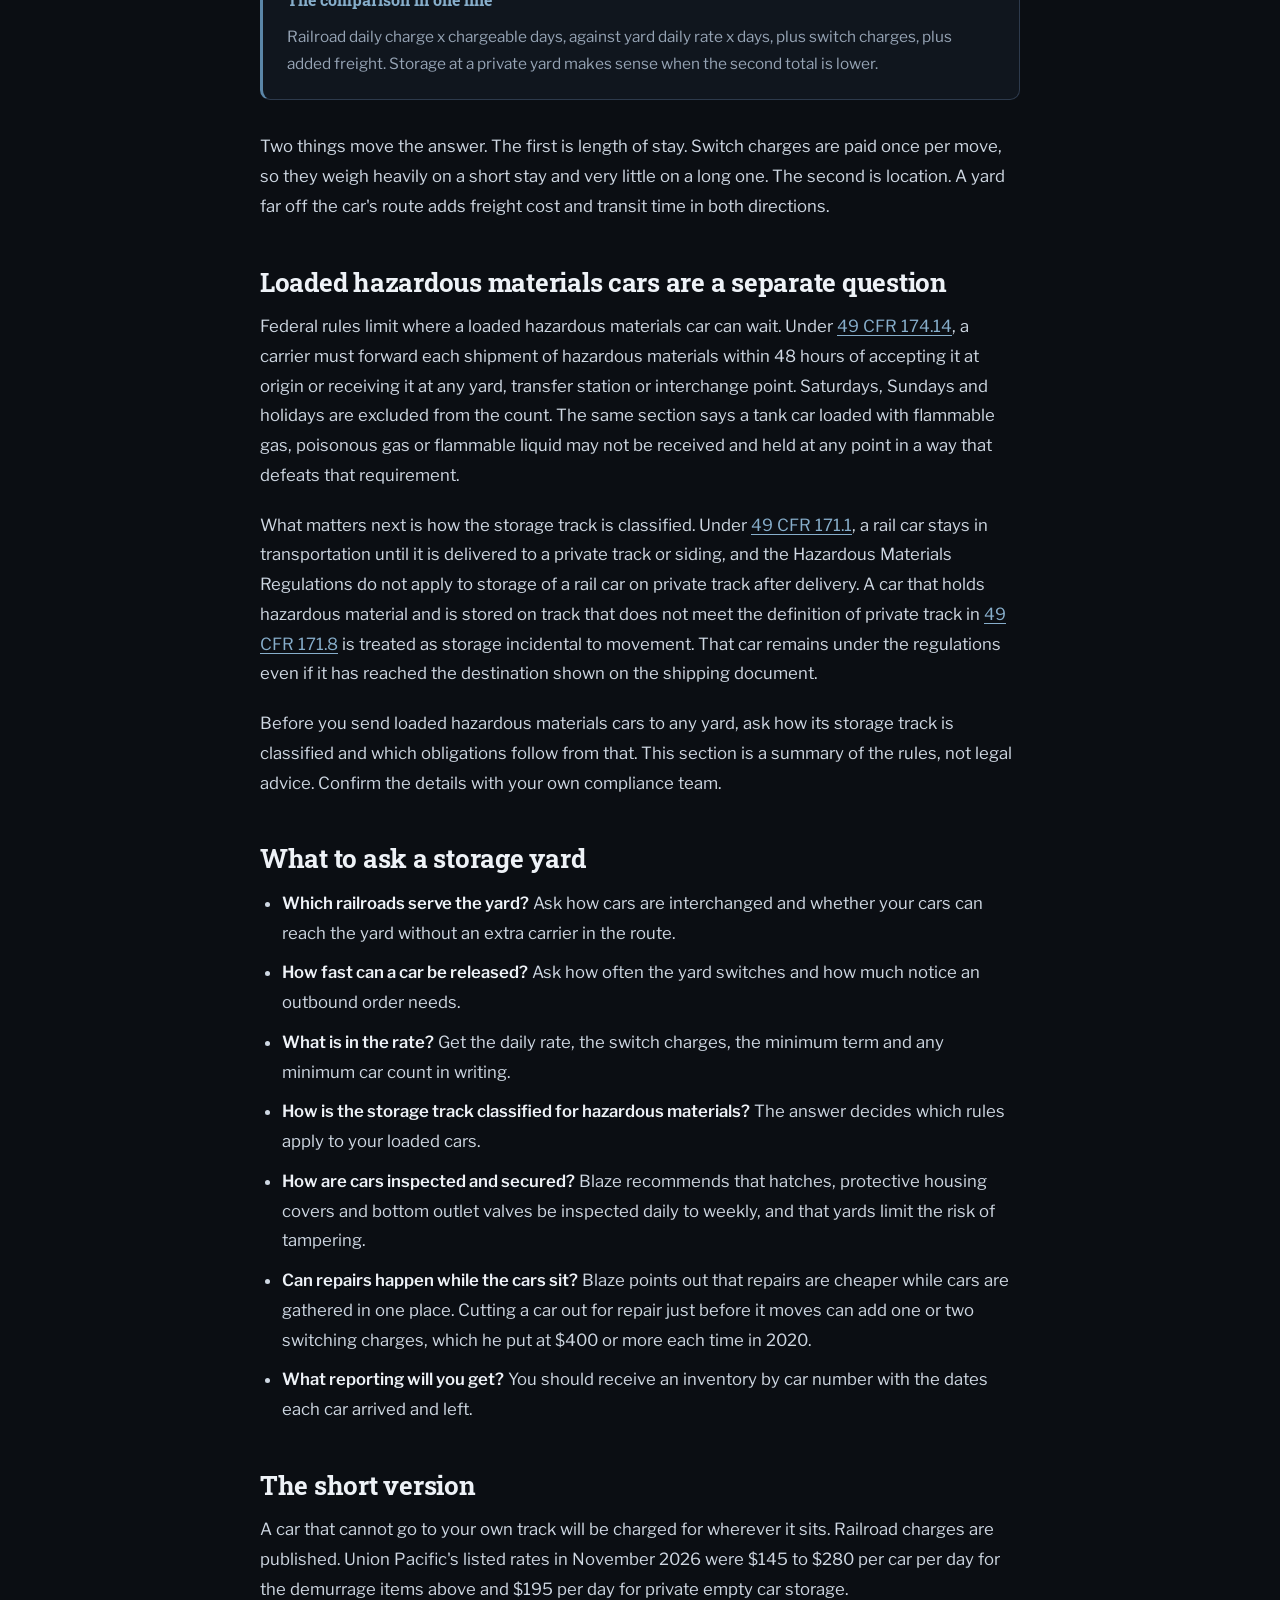
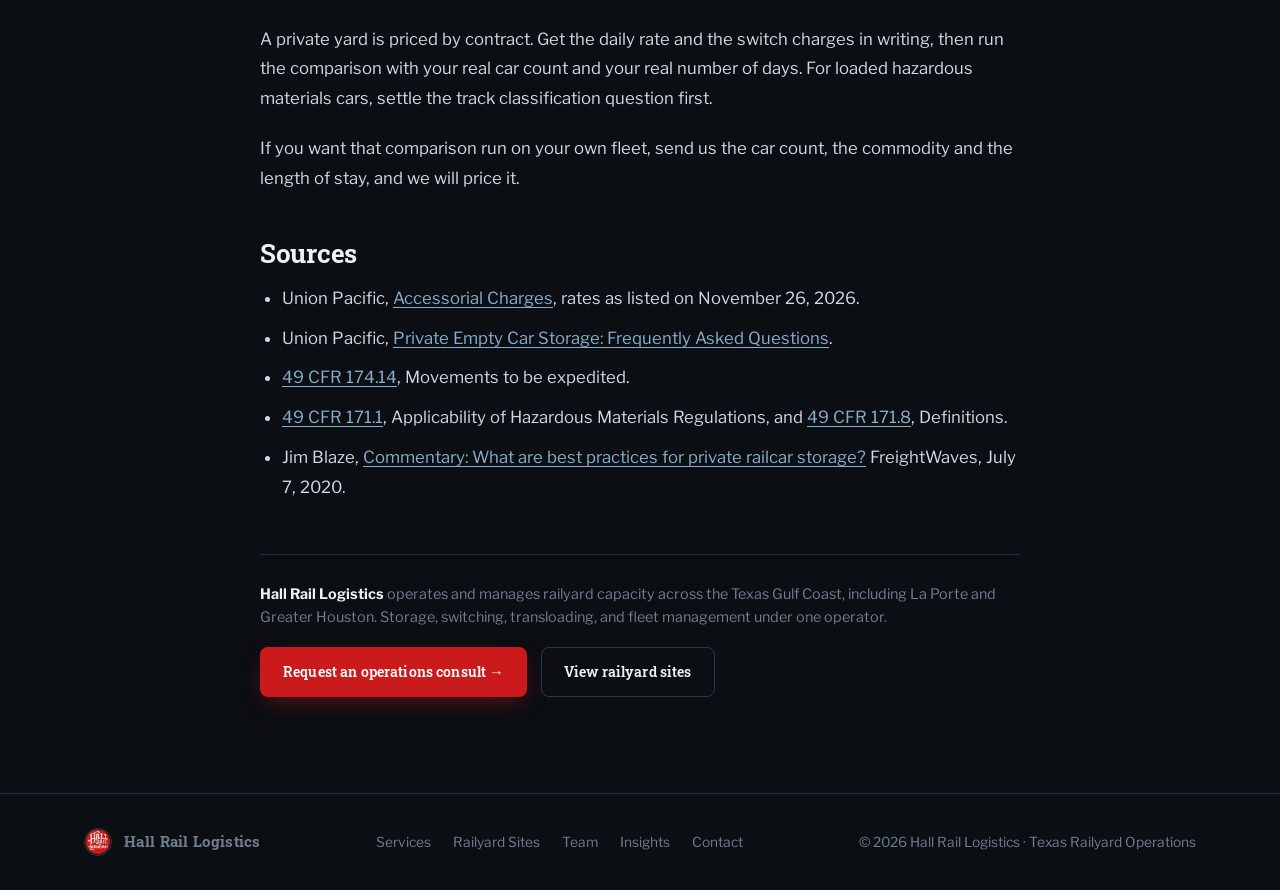
<file: insights/railcar-storage-in-transit.html>
<!DOCTYPE html>
<html lang="en">
<head>
<meta charset="UTF-8" />
<meta name="viewport" content="width=device-width, initial-scale=1.0" />
<title>Railcar Storage: How Storage in Transit Works and What It Costs | Hall Rail Logistics</title>
<meta name="description" content="A working guide to railcar storage: what storage in transit is, how railroads charge for cars held on their track, how private yard storage is billed, the federal rule that limits where loaded hazmat cars can wait, and what to ask a yard before you sign." />
<link rel="canonical" href="https://hallraillogistics.com/insights/railcar-storage-in-transit.html" />
<meta property="og:type" content="article" />
<meta property="og:title" content="Railcar Storage: How Storage in Transit Works and What It Costs" />
<meta property="og:description" content="Where a railcar sits decides what it costs. How the railroad charges compare with private yard storage, and how to run the numbers." />
<meta property="og:image" content="https://hallraillogistics.com/assets/blog-railcar-storage.jpg" />
<meta name="twitter:card" content="summary_large_image" />
<link rel="icon" type="image/png" href="../logo.png" />
<link rel="preconnect" href="https://fonts.googleapis.com" />
<link rel="preconnect" href="https://fonts.gstatic.com" crossorigin />
<link href="https://fonts.googleapis.com/css2?family=Libre+Franklin:wght@400;500;600;700&family=Roboto+Slab:wght@500;600;700;800&display=swap" rel="stylesheet" />
<link rel="stylesheet" href="../assets/site.css" />
</head>
<body>

<header class="nav">
  <div class="wrap nav-inner">
    <a class="brand" href="../index.html" aria-label="Hall Rail Logistics home">
      <img class="mark" src="../logo.png" alt="Hall Rail Logistics logo" />
      <span>HALL RAIL LOGISTICS<small>Texas Railyard Operations</small></span>
    </a>
    <nav class="nav-links" id="navlinks">
      <a href="../services.html">Services</a>
      <a href="../sites.html">Railyard Sites</a>
      <a href="../team.html">Team</a>
      <a class="active" href="../insights.html">Insights</a>
      <a class="btn btn-primary" href="../contact.html">Request a consult</a>
    </nav>
    <button class="nav-toggle" id="navtoggle" aria-label="Menu"><span></span><span></span><span></span></button>
  </div>
</header>

<main id="top">

  <section class="section-pad" style="padding-top:56px">
    <div class="wrap">
      <article class="article">

        <div class="crumb"><a href="../index.html">Home</a> &nbsp;/&nbsp; <a href="../insights.html">Insights</a> &nbsp;/&nbsp; Railcar Storage</div>

        <div class="kicker" style="margin-top:22px">
          <span>Railcar Storage</span><span class="dot" style="width:4px;height:4px;border-radius:50%;background:var(--accent);display:inline-block"></span><span>8 min read</span>
        </div>

        <h1>Railcar Storage: How Storage in Transit Works and What It Costs</h1>

        <p class="standfirst">Every rail shipper ends up with cars that have nowhere to go for a while. Where those cars sit decides what they cost. This guide covers what storage in transit is, how the railroads charge for cars held on their track, how private yard storage is billed, and what to ask a yard before you send it cars.</p>

        <div class="hero-img">
          <img src="../assets/blog-railcar-storage.jpg" alt="Aerial view of a Houston railyard with rows of stored railcars and the city skyline behind" />
        </div>

        <div class="article-body">

          <h2>What storage in transit means</h2>

          <p>Storage in transit, usually shortened to SIT, is the practice of holding a railcar at a yard partway through its trip. The car leaves the origin plant loaded, stops at a storage yard, and waits there until the shipper orders it forward to a customer. The freight moves in two legs with a pause in the middle.</p>

          <p>The pause exists because production and demand run on different schedules. A plant produces every day. Customers order in batches. The railcar absorbs the difference.</p>

          <p>Storage also covers empty cars. Private cars sit between loads, between leases, during plant turnarounds, and through slow seasons. An empty car still occupies track, and whoever owns that track will charge for it.</p>

          <p>The amount of equipment standing still at any one time can be large. In July 2020, rail analyst Jim Blaze wrote in <a href="https://www.freightwaves.com/news/commentary-what-are-best-practices-for-private-railcar-storage" target="_blank" rel="noopener">FreightWaves</a> that between 25% and 33% of the North American railcar fleet was in some kind of storage. That was a pandemic peak, but it shows how much of the fleet storage has to absorb when demand drops.</p>

          <h2>Three places a car can sit</h2>

          <h3>Your own track</h3>

          <p>Track inside your plant costs nothing per day, and it is the first place cars go. It is also fixed. Once it is full, every additional car ends up in one of the other two places.</p>

          <h3>The railroad's track</h3>

          <p>A car held on the railroad's network is charged under the railroad's accessorial tariff. The rates are public. The table below shows what Union Pacific listed on its <a href="https://www.up.com/shipping/resources/terms/accessorial-charges" target="_blank" rel="noopener">accessorial charges page</a> on November 26, 2026.</p>

          <table class="datatable">
            <thead>
              <tr><th>Charge</th><th>Tariff item</th><th>Listed rate</th></tr>
            </thead>
            <tbody>
              <tr><td>Demurrage, railroad-owned car</td><td>UP 6004, item 9605</td><td>$240 per car per day in the serving area, $145 at private industry</td></tr>
              <tr><td>Demurrage, loaded private car</td><td>UP 6004, item 9605</td><td>$145 per car per day in the serving area</td></tr>
              <tr><td>Demurrage, loaded private car carrying hazardous material (non-TIH)</td><td>UP 6004, item 9632</td><td>$280 per car per day in the serving area</td></tr>
              <tr><td>Private empty car storage</td><td>UP 6004, item 9890</td><td>$195 per net chargeable storage day</td></tr>
            </tbody>
          </table>

          <p>Union Pacific states on that page that its published tariff governs if the page and the tariff differ. Rates change, so check the current tariff before you rely on any of these figures.</p>

          <p>The empty car charge works on debits and credits. According to Union Pacific's <a href="https://www.up.com/shipping/resources/pecs/pecs-faq" target="_blank" rel="noopener">private empty car storage FAQ</a>, one debit is assessed for every full or partial day a private empty car is in hold status on its network, and a credit is issued when a car is actually placed at the destination industry. The bill is total debits less total credits, multiplied by the storage fee.</p>

          <p>The same FAQ states that debits are not assessed for private empty equipment on private track. That one sentence is the reason private storage yards exist.</p>

          <p>Other Class I railroads publish their own versions of these charges. The rates and the rules differ by railroad, so read the tariff for the railroad that serves you.</p>

          <h3>A private storage yard</h3>

          <p>The third option is a yard that is not part of the railroad's own network and holds cars for a fee. Pricing is set by contract, not by tariff. Blaze notes that storage rates are usually contracted for a month or longer, and that car movements such as switching and pulling, along with maintenance services, are quoted separately.</p>

          <p>A storage quote therefore has at least three parts: a daily rate per car, a switch charge each time a car moves in or out, and prices for any extra services such as cleaning, inspection or repair.</p>

          <h2>Running the comparison</h2>

          <p>The comparison is arithmetic once you have the numbers. Take ten empty private cars held on the railroad for 30 days at the $195 rate listed above. If every day is chargeable and no credits are earned, the bill is 10 cars x 30 days x $195, which is $58,500. That is an illustration, not a quote.</p>

          <p>Now price the same ten cars at a private yard. Multiply the yard's daily rate by the same 300 car days, add the switch charges in and out, and add any extra freight needed to get the cars to the yard and back onto their route.</p>

          <div class="callout">
            <h4>The comparison in one line</h4>
            <p>Railroad daily charge x chargeable days, against yard daily rate x days, plus switch charges, plus added freight. Storage at a private yard makes sense when the second total is lower.</p>
          </div>

          <p>Two things move the answer. The first is length of stay. Switch charges are paid once per move, so they weigh heavily on a short stay and very little on a long one. The second is location. A yard far off the car's route adds freight cost and transit time in both directions.</p>

          <h2>Loaded hazardous materials cars are a separate question</h2>

          <p>Federal rules limit where a loaded hazardous materials car can wait. Under <a href="https://www.law.cornell.edu/cfr/text/49/174.14" target="_blank" rel="noopener">49 CFR 174.14</a>, a carrier must forward each shipment of hazardous materials within 48 hours of accepting it at origin or receiving it at any yard, transfer station or interchange point. Saturdays, Sundays and holidays are excluded from the count. The same section says a tank car loaded with flammable gas, poisonous gas or flammable liquid may not be received and held at any point in a way that defeats that requirement.</p>

          <p>What matters next is how the storage track is classified. Under <a href="https://www.law.cornell.edu/cfr/text/49/171.1" target="_blank" rel="noopener">49 CFR 171.1</a>, a rail car stays in transportation until it is delivered to a private track or siding, and the Hazardous Materials Regulations do not apply to storage of a rail car on private track after delivery. A car that holds hazardous material and is stored on track that does not meet the definition of private track in <a href="https://www.law.cornell.edu/cfr/text/49/171.8" target="_blank" rel="noopener">49 CFR 171.8</a> is treated as storage incidental to movement. That car remains under the regulations even if it has reached the destination shown on the shipping document.</p>

          <p>Before you send loaded hazardous materials cars to any yard, ask how its storage track is classified and which obligations follow from that. This section is a summary of the rules, not legal advice. Confirm the details with your own compliance team.</p>

          <h2>What to ask a storage yard</h2>

          <ul>
            <li><strong>Which railroads serve the yard?</strong> Ask how cars are interchanged and whether your cars can reach the yard without an extra carrier in the route.</li>
            <li><strong>How fast can a car be released?</strong> Ask how often the yard switches and how much notice an outbound order needs.</li>
            <li><strong>What is in the rate?</strong> Get the daily rate, the switch charges, the minimum term and any minimum car count in writing.</li>
            <li><strong>How is the storage track classified for hazardous materials?</strong> The answer decides which rules apply to your loaded cars.</li>
            <li><strong>How are cars inspected and secured?</strong> Blaze recommends that hatches, protective housing covers and bottom outlet valves be inspected daily to weekly, and that yards limit the risk of tampering.</li>
            <li><strong>Can repairs happen while the cars sit?</strong> Blaze points out that repairs are cheaper while cars are gathered in one place. Cutting a car out for repair just before it moves can add one or two switching charges, which he put at $400 or more each time in 2020.</li>
            <li><strong>What reporting will you get?</strong> You should receive an inventory by car number with the dates each car arrived and left.</li>
          </ul>

          <h2>The short version</h2>

          <p>A car that cannot go to your own track will be charged for wherever it sits. Railroad charges are published. Union Pacific's listed rates in November 2026 were $145 to $280 per car per day for the demurrage items above and $195 per day for private empty car storage.</p>

          <p>A private yard is priced by contract. Get the daily rate and the switch charges in writing, then run the comparison with your real car count and your real number of days. For loaded hazardous materials cars, settle the track classification question first.</p>

          <p>If you want that comparison run on your own fleet, send us the car count, the commodity and the length of stay, and we will price it.</p>

          <h2>Sources</h2>

          <ul>
            <li>Union Pacific, <a href="https://www.up.com/shipping/resources/terms/accessorial-charges" target="_blank" rel="noopener">Accessorial Charges</a>, rates as listed on November 26, 2026.</li>
            <li>Union Pacific, <a href="https://www.up.com/shipping/resources/pecs/pecs-faq" target="_blank" rel="noopener">Private Empty Car Storage: Frequently Asked Questions</a>.</li>
            <li><a href="https://www.law.cornell.edu/cfr/text/49/174.14" target="_blank" rel="noopener">49 CFR 174.14</a>, Movements to be expedited.</li>
            <li><a href="https://www.law.cornell.edu/cfr/text/49/171.1" target="_blank" rel="noopener">49 CFR 171.1</a>, Applicability of Hazardous Materials Regulations, and <a href="https://www.law.cornell.edu/cfr/text/49/171.8" target="_blank" rel="noopener">49 CFR 171.8</a>, Definitions.</li>
            <li>Jim Blaze, <a href="https://www.freightwaves.com/news/commentary-what-are-best-practices-for-private-railcar-storage" target="_blank" rel="noopener">Commentary: What are best practices for private railcar storage?</a> FreightWaves, July 7, 2020.</li>
          </ul>

        </div>

        <div class="article-foot">
          <p style="margin-bottom:18px"><strong style="color:var(--text)">Hall Rail Logistics</strong> operates and manages railyard capacity across the Texas Gulf Coast, including La Porte and Greater Houston. Storage, switching, transloading, and fleet management under one operator.</p>
          <div class="hero-cta" style="margin-top:8px">
            <a class="btn btn-primary" href="../contact.html">Request an operations consult →</a>
            <a class="btn btn-ghost" href="../sites.html">View railyard sites</a>
          </div>
        </div>

      </article>
    </div>
  </section>

</main>

<footer>
  <div class="wrap foot-inner">
    <div class="brand">
      <img class="mark" src="../logo.png" alt="" style="width:28px;height:28px" />
      Hall Rail Logistics
    </div>
    <div class="foot-links">
      <a href="../services.html">Services</a>
      <a href="../sites.html">Railyard Sites</a>
      <a href="../team.html">Team</a>
      <a href="../insights.html">Insights</a>
      <a href="../contact.html">Contact</a>
    </div>
    <div>© 2026 Hall Rail Logistics · Texas Railyard Operations</div>
  </div>
</footer>

<script>
  var t=document.getElementById('navtoggle'),l=document.getElementById('navlinks');
  t.addEventListener('click',function(){l.classList.toggle('open')});
  l.querySelectorAll('a').forEach(function(a){a.addEventListener('click',function(){l.classList.remove('open')})});
</script>
</body>
</html>
</file>
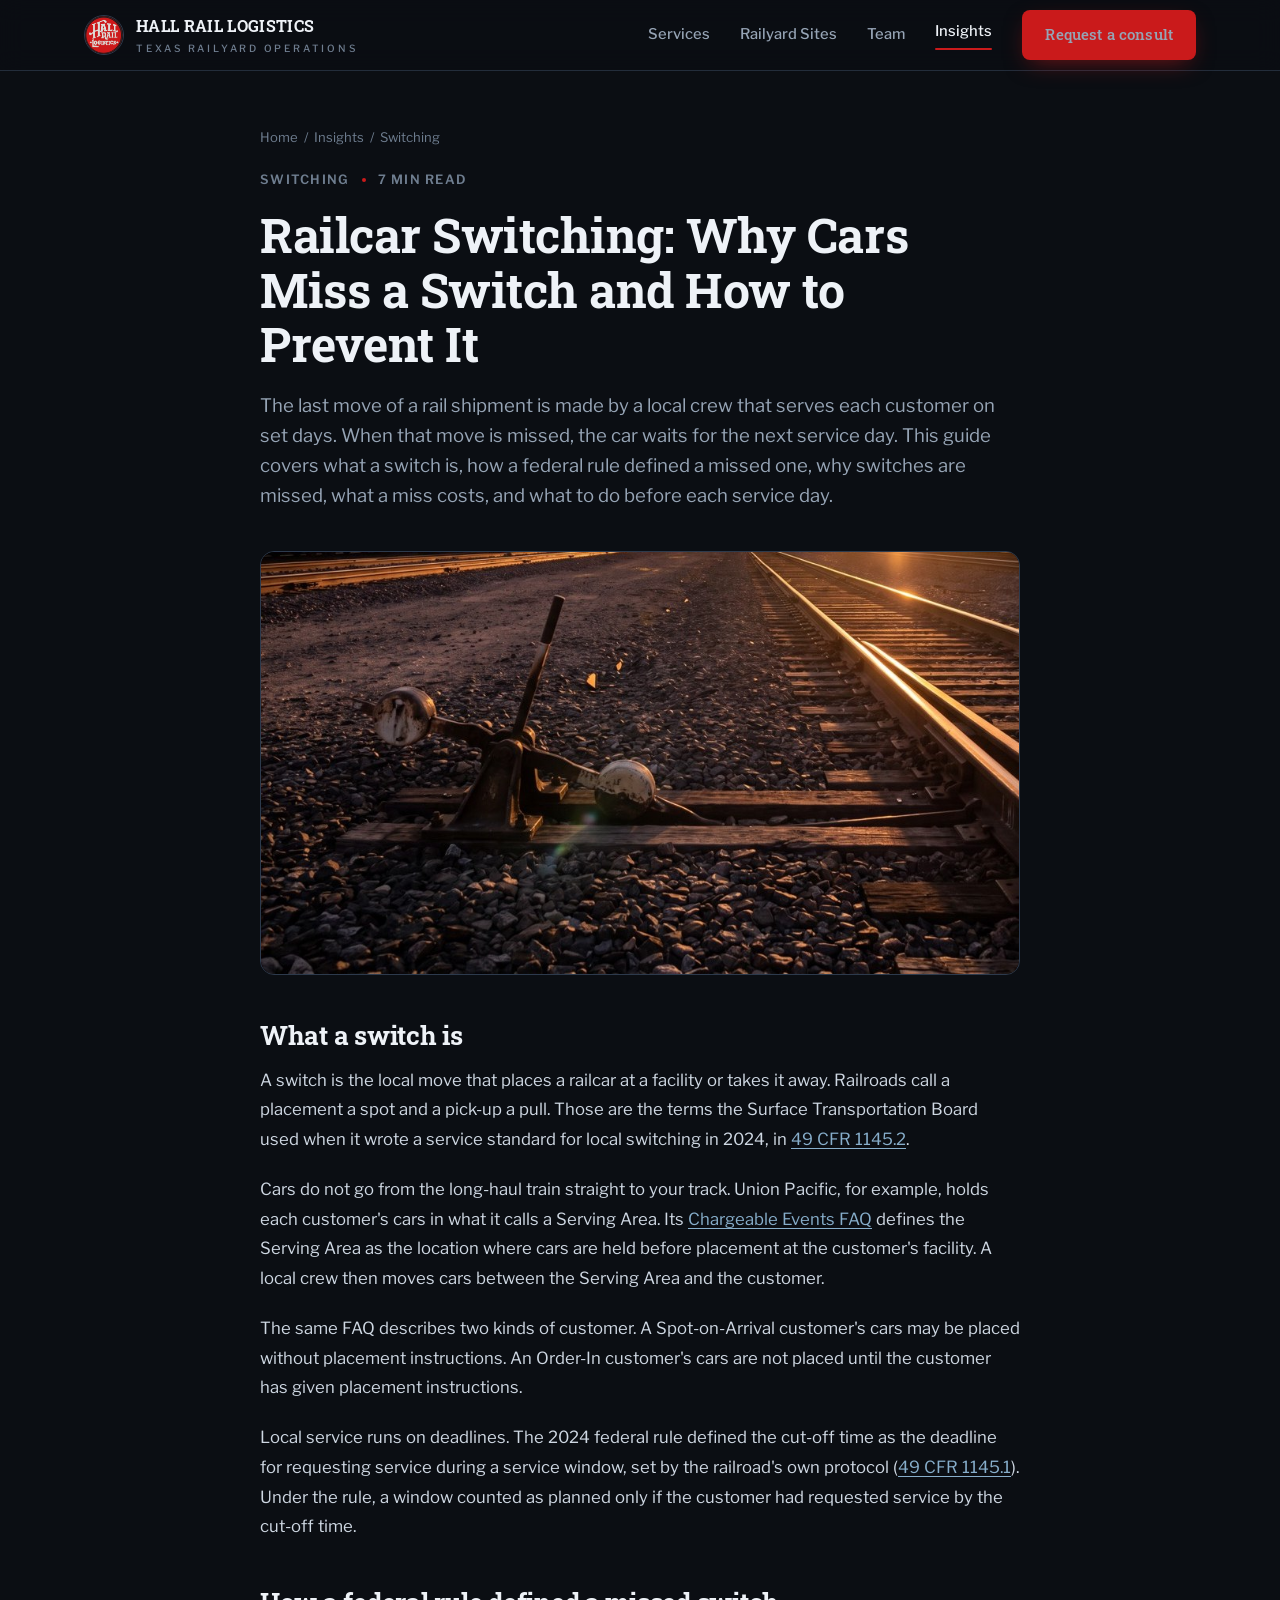
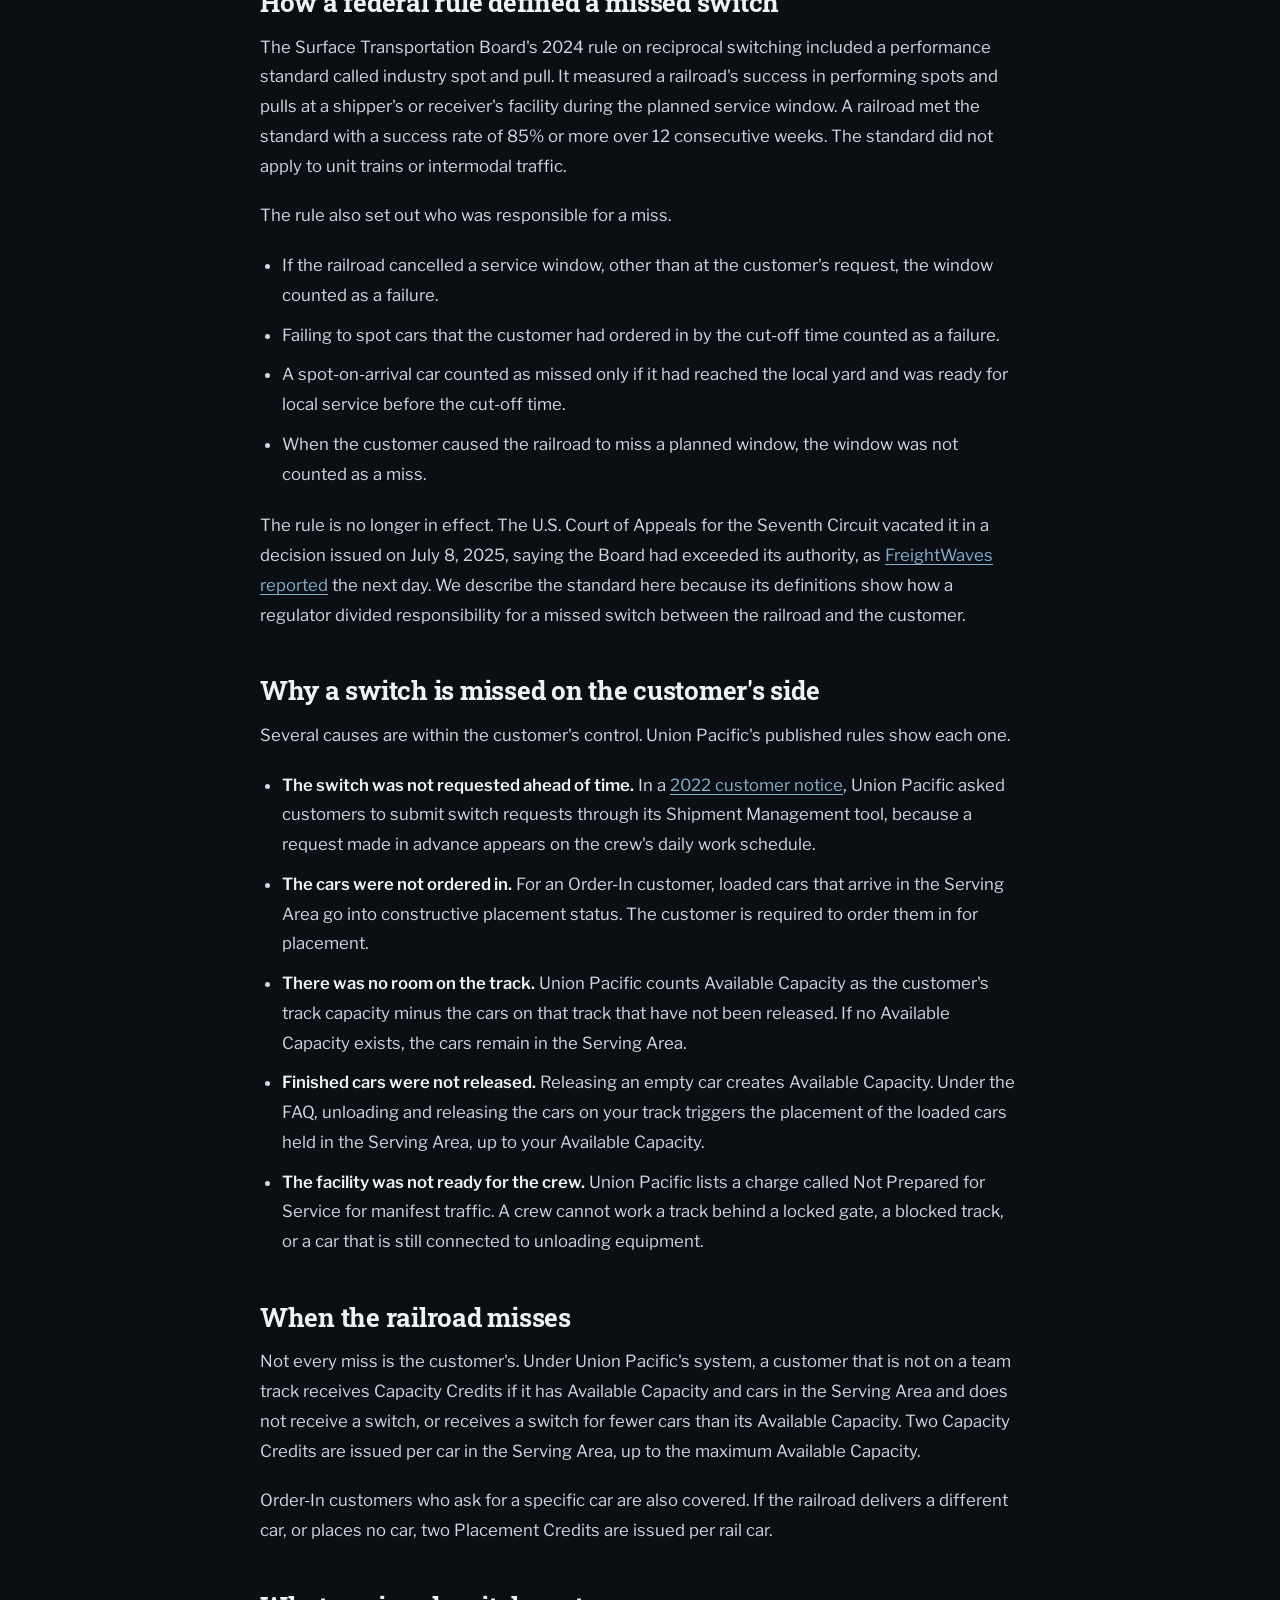
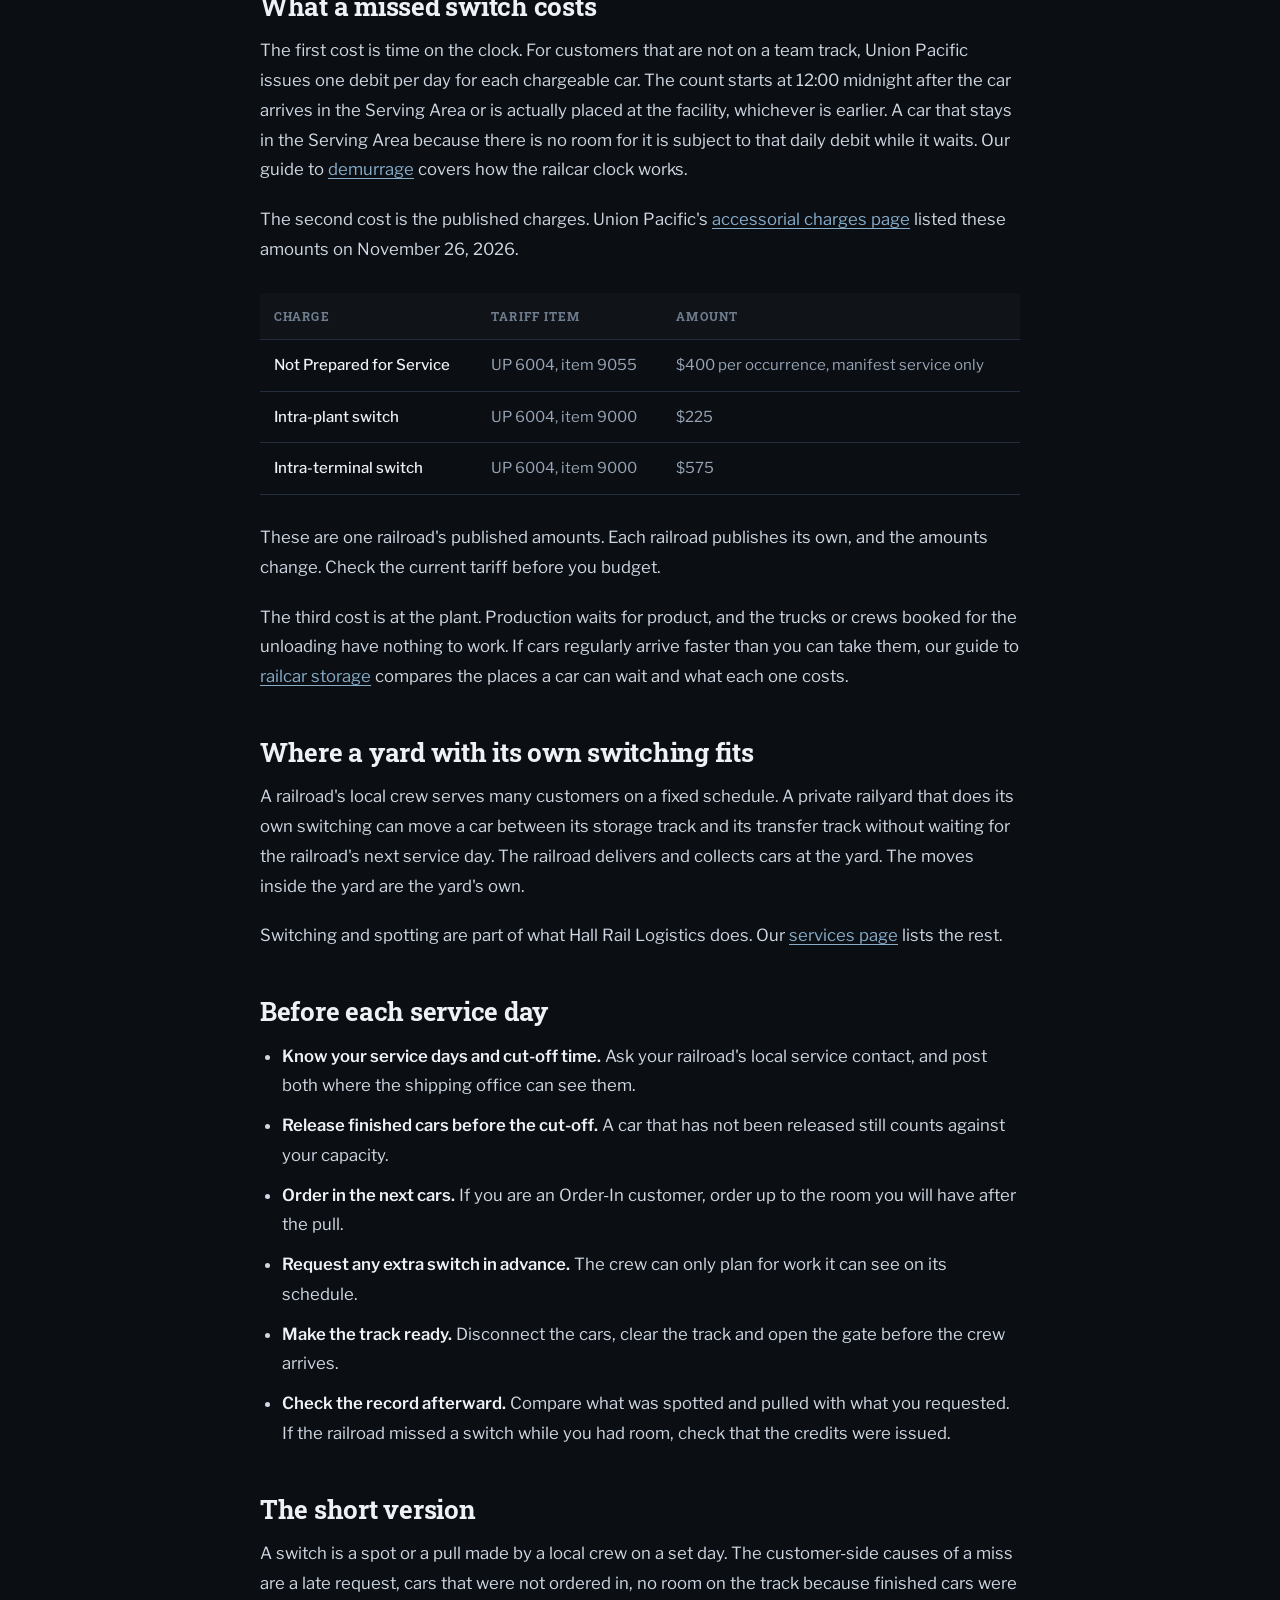
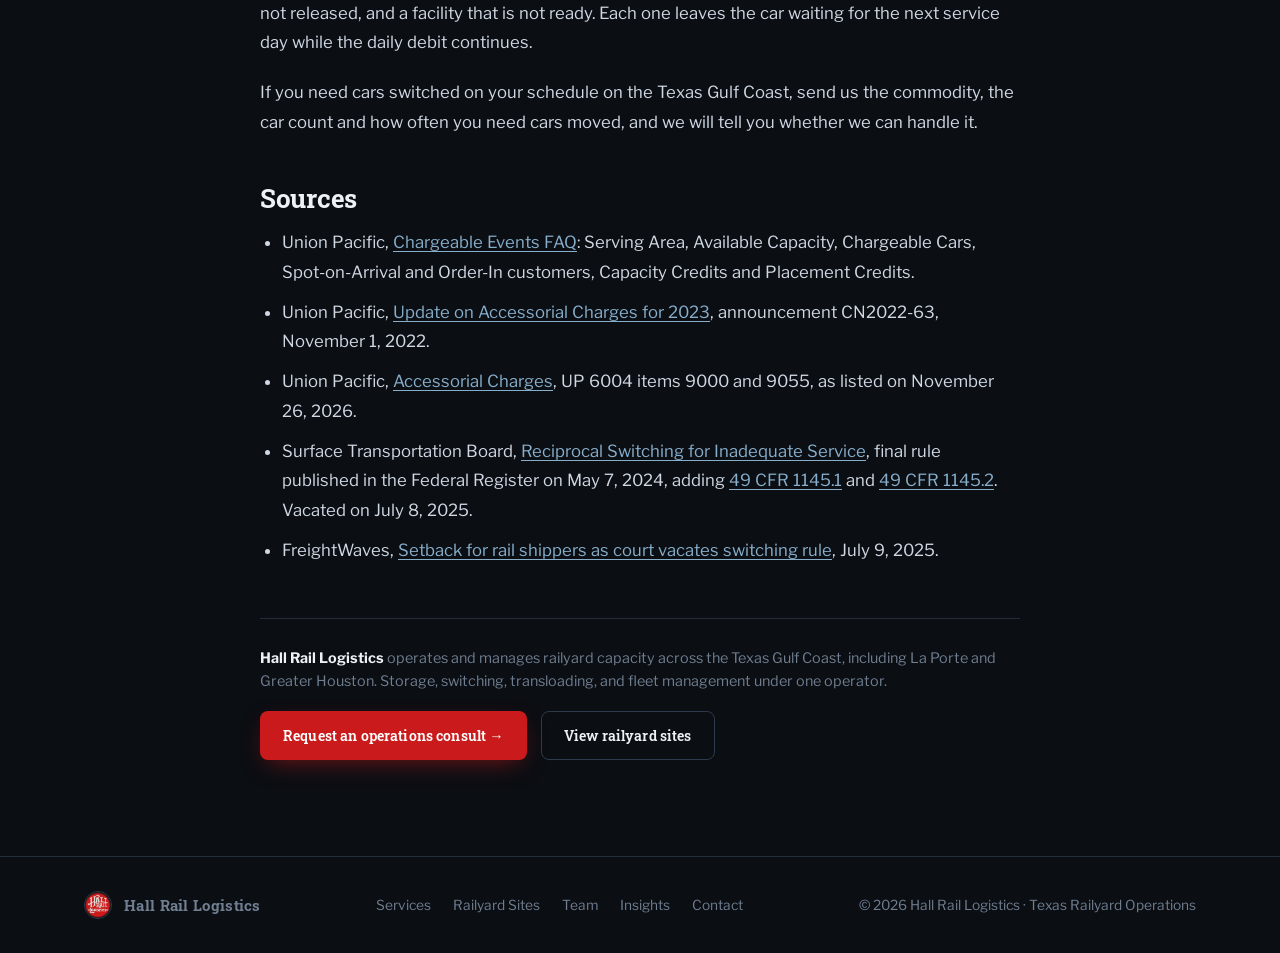
<file: insights/railcar-switching-missed-switch.html>
<!DOCTYPE html>
<html lang="en">
<head>
<meta charset="UTF-8" />
<meta name="viewport" content="width=device-width, initial-scale=1.0" />
<title>Railcar Switching: Why Cars Miss a Switch and How to Prevent It | Hall Rail Logistics</title>
<meta name="description" content="A working guide to local rail service: what a spot and a pull are, how a federal rule defined a missed switch, the customer-side reasons a switch is missed, what Union Pacific charges and credits when it happens, and a checklist for each service day." />
<link rel="canonical" href="https://hallraillogistics.com/insights/railcar-switching-missed-switch.html" />
<meta property="og:type" content="article" />
<meta property="og:title" content="Railcar Switching: Why Cars Miss a Switch and How to Prevent It" />
<meta property="og:description" content="A railcar that misses its switch waits for the next service day while the daily charges continue. Why it happens and how to prevent it." />
<meta property="og:image" content="https://hallraillogistics.com/assets/blog-switching.jpg" />
<meta name="twitter:card" content="summary_large_image" />
<link rel="icon" type="image/png" href="../logo.png" />
<link rel="preconnect" href="https://fonts.googleapis.com" />
<link rel="preconnect" href="https://fonts.gstatic.com" crossorigin />
<link href="https://fonts.googleapis.com/css2?family=Libre+Franklin:wght@400;500;600;700&family=Roboto+Slab:wght@500;600;700;800&display=swap" rel="stylesheet" />
<link rel="stylesheet" href="../assets/site.css" />
</head>
<body>

<header class="nav">
  <div class="wrap nav-inner">
    <a class="brand" href="../index.html" aria-label="Hall Rail Logistics home">
      <img class="mark" src="../logo.png" alt="Hall Rail Logistics logo" />
      <span>HALL RAIL LOGISTICS<small>Texas Railyard Operations</small></span>
    </a>
    <nav class="nav-links" id="navlinks">
      <a href="../services.html">Services</a>
      <a href="../sites.html">Railyard Sites</a>
      <a href="../team.html">Team</a>
      <a class="active" href="../insights.html">Insights</a>
      <a class="btn btn-primary" href="../contact.html">Request a consult</a>
    </nav>
    <button class="nav-toggle" id="navtoggle" aria-label="Menu"><span></span><span></span><span></span></button>
  </div>
</header>

<main id="top">

  <section class="section-pad" style="padding-top:56px">
    <div class="wrap">
      <article class="article">

        <div class="crumb"><a href="../index.html">Home</a> &nbsp;/&nbsp; <a href="../insights.html">Insights</a> &nbsp;/&nbsp; Switching</div>

        <div class="kicker" style="margin-top:22px">
          <span>Switching</span><span class="dot" style="width:4px;height:4px;border-radius:50%;background:var(--accent);display:inline-block"></span><span>7 min read</span>
        </div>

        <h1>Railcar Switching: Why Cars Miss a Switch and How to Prevent It</h1>

        <p class="standfirst">The last move of a rail shipment is made by a local crew that serves each customer on set days. When that move is missed, the car waits for the next service day. This guide covers what a switch is, how a federal rule defined a missed one, why switches are missed, what a miss costs, and what to do before each service day.</p>

        <div class="hero-img">
          <img src="../assets/blog-switching.jpg" alt="A hand-throw switch stand beside yard track at sunset" />
        </div>

        <div class="article-body">

          <h2>What a switch is</h2>

          <p>A switch is the local move that places a railcar at a facility or takes it away. Railroads call a placement a spot and a pick-up a pull. Those are the terms the Surface Transportation Board used when it wrote a service standard for local switching in 2024, in <a href="https://www.law.cornell.edu/cfr/text/49/1145.2" target="_blank" rel="noopener">49 CFR 1145.2</a>.</p>

          <p>Cars do not go from the long-haul train straight to your track. Union Pacific, for example, holds each customer's cars in what it calls a Serving Area. Its <a href="https://www.up.com/shipping/resources/terms/chargeable-events-faq" target="_blank" rel="noopener">Chargeable Events FAQ</a> defines the Serving Area as the location where cars are held before placement at the customer's facility. A local crew then moves cars between the Serving Area and the customer.</p>

          <p>The same FAQ describes two kinds of customer. A Spot-on-Arrival customer's cars may be placed without placement instructions. An Order-In customer's cars are not placed until the customer has given placement instructions.</p>

          <p>Local service runs on deadlines. The 2024 federal rule defined the cut-off time as the deadline for requesting service during a service window, set by the railroad's own protocol (<a href="https://www.law.cornell.edu/cfr/text/49/1145.1" target="_blank" rel="noopener">49 CFR 1145.1</a>). Under the rule, a window counted as planned only if the customer had requested service by the cut-off time.</p>

          <h2>How a federal rule defined a missed switch</h2>

          <p>The Surface Transportation Board's 2024 rule on reciprocal switching included a performance standard called industry spot and pull. It measured a railroad's success in performing spots and pulls at a shipper's or receiver's facility during the planned service window. A railroad met the standard with a success rate of 85% or more over 12 consecutive weeks. The standard did not apply to unit trains or intermodal traffic.</p>

          <p>The rule also set out who was responsible for a miss.</p>

          <ul>
            <li>If the railroad cancelled a service window, other than at the customer's request, the window counted as a failure.</li>
            <li>Failing to spot cars that the customer had ordered in by the cut-off time counted as a failure.</li>
            <li>A spot-on-arrival car counted as missed only if it had reached the local yard and was ready for local service before the cut-off time.</li>
            <li>When the customer caused the railroad to miss a planned window, the window was not counted as a miss.</li>
          </ul>

          <p>The rule is no longer in effect. The U.S. Court of Appeals for the Seventh Circuit vacated it in a decision issued on July 8, 2025, saying the Board had exceeded its authority, as <a href="https://www.freightwaves.com/news/federal-court-vacates-rule-to-help-shippers-with-inadequate-rail-service" target="_blank" rel="noopener">FreightWaves reported</a> the next day. We describe the standard here because its definitions show how a regulator divided responsibility for a missed switch between the railroad and the customer.</p>

          <h2>Why a switch is missed on the customer's side</h2>

          <p>Several causes are within the customer's control. Union Pacific's published rules show each one.</p>

          <ul>
            <li><strong>The switch was not requested ahead of time.</strong> In a <a href="https://www.up.com/up/customers/announcements/customernews/allcustomernews/CN2022-63.html" target="_blank" rel="noopener">2022 customer notice</a>, Union Pacific asked customers to submit switch requests through its Shipment Management tool, because a request made in advance appears on the crew's daily work schedule.</li>
            <li><strong>The cars were not ordered in.</strong> For an Order-In customer, loaded cars that arrive in the Serving Area go into constructive placement status. The customer is required to order them in for placement.</li>
            <li><strong>There was no room on the track.</strong> Union Pacific counts Available Capacity as the customer's track capacity minus the cars on that track that have not been released. If no Available Capacity exists, the cars remain in the Serving Area.</li>
            <li><strong>Finished cars were not released.</strong> Releasing an empty car creates Available Capacity. Under the FAQ, unloading and releasing the cars on your track triggers the placement of the loaded cars held in the Serving Area, up to your Available Capacity.</li>
            <li><strong>The facility was not ready for the crew.</strong> Union Pacific lists a charge called Not Prepared for Service for manifest traffic. A crew cannot work a track behind a locked gate, a blocked track, or a car that is still connected to unloading equipment.</li>
          </ul>

          <h2>When the railroad misses</h2>

          <p>Not every miss is the customer's. Under Union Pacific's system, a customer that is not on a team track receives Capacity Credits if it has Available Capacity and cars in the Serving Area and does not receive a switch, or receives a switch for fewer cars than its Available Capacity. Two Capacity Credits are issued per car in the Serving Area, up to the maximum Available Capacity.</p>

          <p>Order-In customers who ask for a specific car are also covered. If the railroad delivers a different car, or places no car, two Placement Credits are issued per rail car.</p>

          <h2>What a missed switch costs</h2>

          <p>The first cost is time on the clock. For customers that are not on a team track, Union Pacific issues one debit per day for each chargeable car. The count starts at 12:00 midnight after the car arrives in the Serving Area or is actually placed at the facility, whichever is earlier. A car that stays in the Serving Area because there is no room for it is subject to that daily debit while it waits. Our guide to <a href="demurrage-railcar-clock.html">demurrage</a> covers how the railcar clock works.</p>

          <p>The second cost is the published charges. Union Pacific's <a href="https://www.up.com/shipping/resources/terms/accessorial-charges" target="_blank" rel="noopener">accessorial charges page</a> listed these amounts on November 26, 2026.</p>

          <table class="datatable">
            <thead>
              <tr><th>Charge</th><th>Tariff item</th><th>Amount</th></tr>
            </thead>
            <tbody>
              <tr><td>Not Prepared for Service</td><td>UP 6004, item 9055</td><td>$400 per occurrence, manifest service only</td></tr>
              <tr><td>Intra-plant switch</td><td>UP 6004, item 9000</td><td>$225</td></tr>
              <tr><td>Intra-terminal switch</td><td>UP 6004, item 9000</td><td>$575</td></tr>
            </tbody>
          </table>

          <p>These are one railroad's published amounts. Each railroad publishes its own, and the amounts change. Check the current tariff before you budget.</p>

          <p>The third cost is at the plant. Production waits for product, and the trucks or crews booked for the unloading have nothing to work. If cars regularly arrive faster than you can take them, our guide to <a href="railcar-storage-in-transit.html">railcar storage</a> compares the places a car can wait and what each one costs.</p>

          <h2>Where a yard with its own switching fits</h2>

          <p>A railroad's local crew serves many customers on a fixed schedule. A private railyard that does its own switching can move a car between its storage track and its transfer track without waiting for the railroad's next service day. The railroad delivers and collects cars at the yard. The moves inside the yard are the yard's own.</p>

          <p>Switching and spotting are part of what Hall Rail Logistics does. Our <a href="../services.html">services page</a> lists the rest.</p>

          <h2>Before each service day</h2>

          <ul>
            <li><strong>Know your service days and cut-off time.</strong> Ask your railroad's local service contact, and post both where the shipping office can see them.</li>
            <li><strong>Release finished cars before the cut-off.</strong> A car that has not been released still counts against your capacity.</li>
            <li><strong>Order in the next cars.</strong> If you are an Order-In customer, order up to the room you will have after the pull.</li>
            <li><strong>Request any extra switch in advance.</strong> The crew can only plan for work it can see on its schedule.</li>
            <li><strong>Make the track ready.</strong> Disconnect the cars, clear the track and open the gate before the crew arrives.</li>
            <li><strong>Check the record afterward.</strong> Compare what was spotted and pulled with what you requested. If the railroad missed a switch while you had room, check that the credits were issued.</li>
          </ul>

          <h2>The short version</h2>

          <p>A switch is a spot or a pull made by a local crew on a set day. The customer-side causes of a miss are a late request, cars that were not ordered in, no room on the track because finished cars were not released, and a facility that is not ready. Each one leaves the car waiting for the next service day while the daily debit continues.</p>

          <p>If you need cars switched on your schedule on the Texas Gulf Coast, send us the commodity, the car count and how often you need cars moved, and we will tell you whether we can handle it.</p>

          <h2>Sources</h2>

          <ul>
            <li>Union Pacific, <a href="https://www.up.com/shipping/resources/terms/chargeable-events-faq" target="_blank" rel="noopener">Chargeable Events FAQ</a>: Serving Area, Available Capacity, Chargeable Cars, Spot-on-Arrival and Order-In customers, Capacity Credits and Placement Credits.</li>
            <li>Union Pacific, <a href="https://www.up.com/up/customers/announcements/customernews/allcustomernews/CN2022-63.html" target="_blank" rel="noopener">Update on Accessorial Charges for 2023</a>, announcement CN2022-63, November 1, 2022.</li>
            <li>Union Pacific, <a href="https://www.up.com/shipping/resources/terms/accessorial-charges" target="_blank" rel="noopener">Accessorial Charges</a>, UP 6004 items 9000 and 9055, as listed on November 26, 2026.</li>
            <li>Surface Transportation Board, <a href="https://www.govinfo.gov/content/pkg/FR-2024-05-07/pdf/2024-09483.pdf" target="_blank" rel="noopener">Reciprocal Switching for Inadequate Service</a>, final rule published in the Federal Register on May 7, 2024, adding <a href="https://www.law.cornell.edu/cfr/text/49/1145.1" target="_blank" rel="noopener">49 CFR 1145.1</a> and <a href="https://www.law.cornell.edu/cfr/text/49/1145.2" target="_blank" rel="noopener">49 CFR 1145.2</a>. Vacated on July 8, 2025.</li>
            <li>FreightWaves, <a href="https://www.freightwaves.com/news/federal-court-vacates-rule-to-help-shippers-with-inadequate-rail-service" target="_blank" rel="noopener">Setback for rail shippers as court vacates switching rule</a>, July 9, 2025.</li>
          </ul>

        </div>

        <div class="article-foot">
          <p style="margin-bottom:18px"><strong style="color:var(--text)">Hall Rail Logistics</strong> operates and manages railyard capacity across the Texas Gulf Coast, including La Porte and Greater Houston. Storage, switching, transloading, and fleet management under one operator.</p>
          <div class="hero-cta" style="margin-top:8px">
            <a class="btn btn-primary" href="../contact.html">Request an operations consult →</a>
            <a class="btn btn-ghost" href="../sites.html">View railyard sites</a>
          </div>
        </div>

      </article>
    </div>
  </section>

</main>

<footer>
  <div class="wrap foot-inner">
    <div class="brand">
      <img class="mark" src="../logo.png" alt="" style="width:28px;height:28px" />
      Hall Rail Logistics
    </div>
    <div class="foot-links">
      <a href="../services.html">Services</a>
      <a href="../sites.html">Railyard Sites</a>
      <a href="../team.html">Team</a>
      <a href="../insights.html">Insights</a>
      <a href="../contact.html">Contact</a>
    </div>
    <div>© 2026 Hall Rail Logistics · Texas Railyard Operations</div>
  </div>
</footer>

<script>
  var t=document.getElementById('navtoggle'),l=document.getElementById('navlinks');
  t.addEventListener('click',function(){l.classList.toggle('open')});
  l.querySelectorAll('a').forEach(function(a){a.addEventListener('click',function(){l.classList.remove('open')})});
</script>
</body>
</html>
</file>
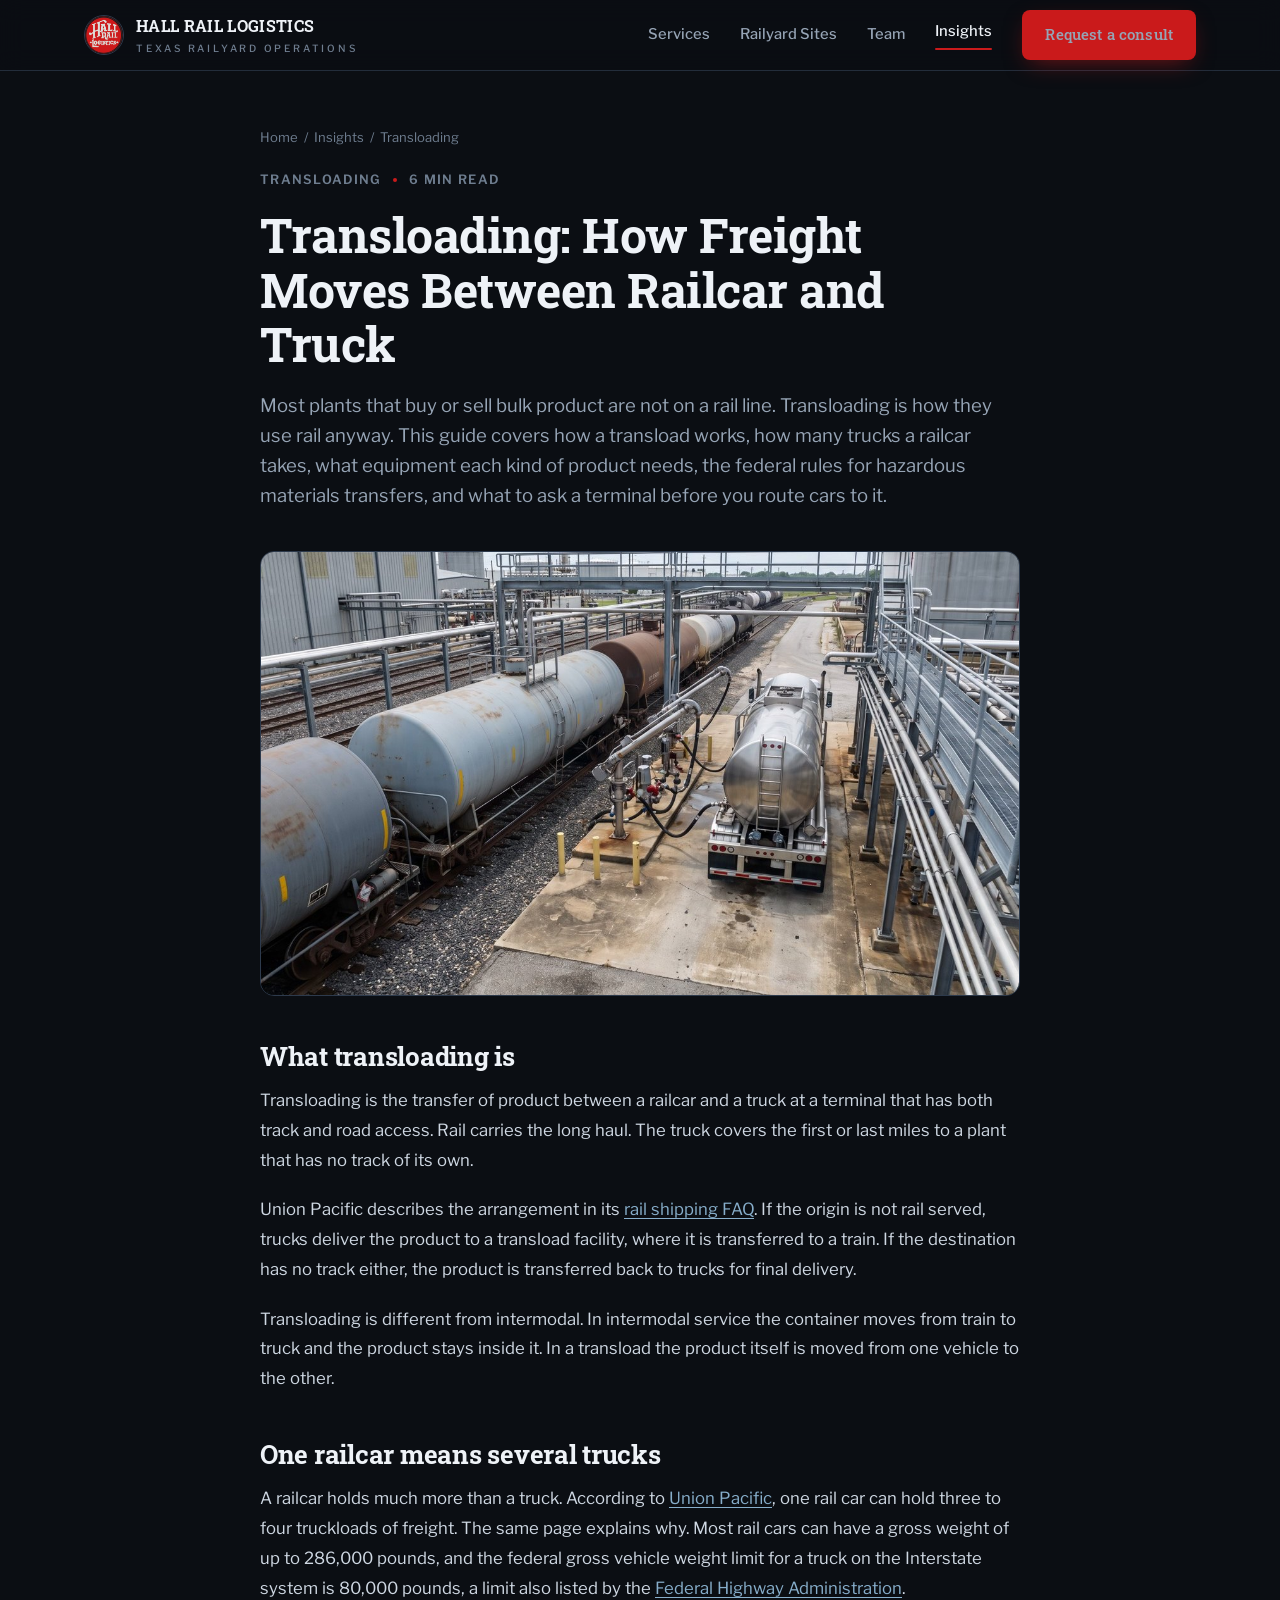
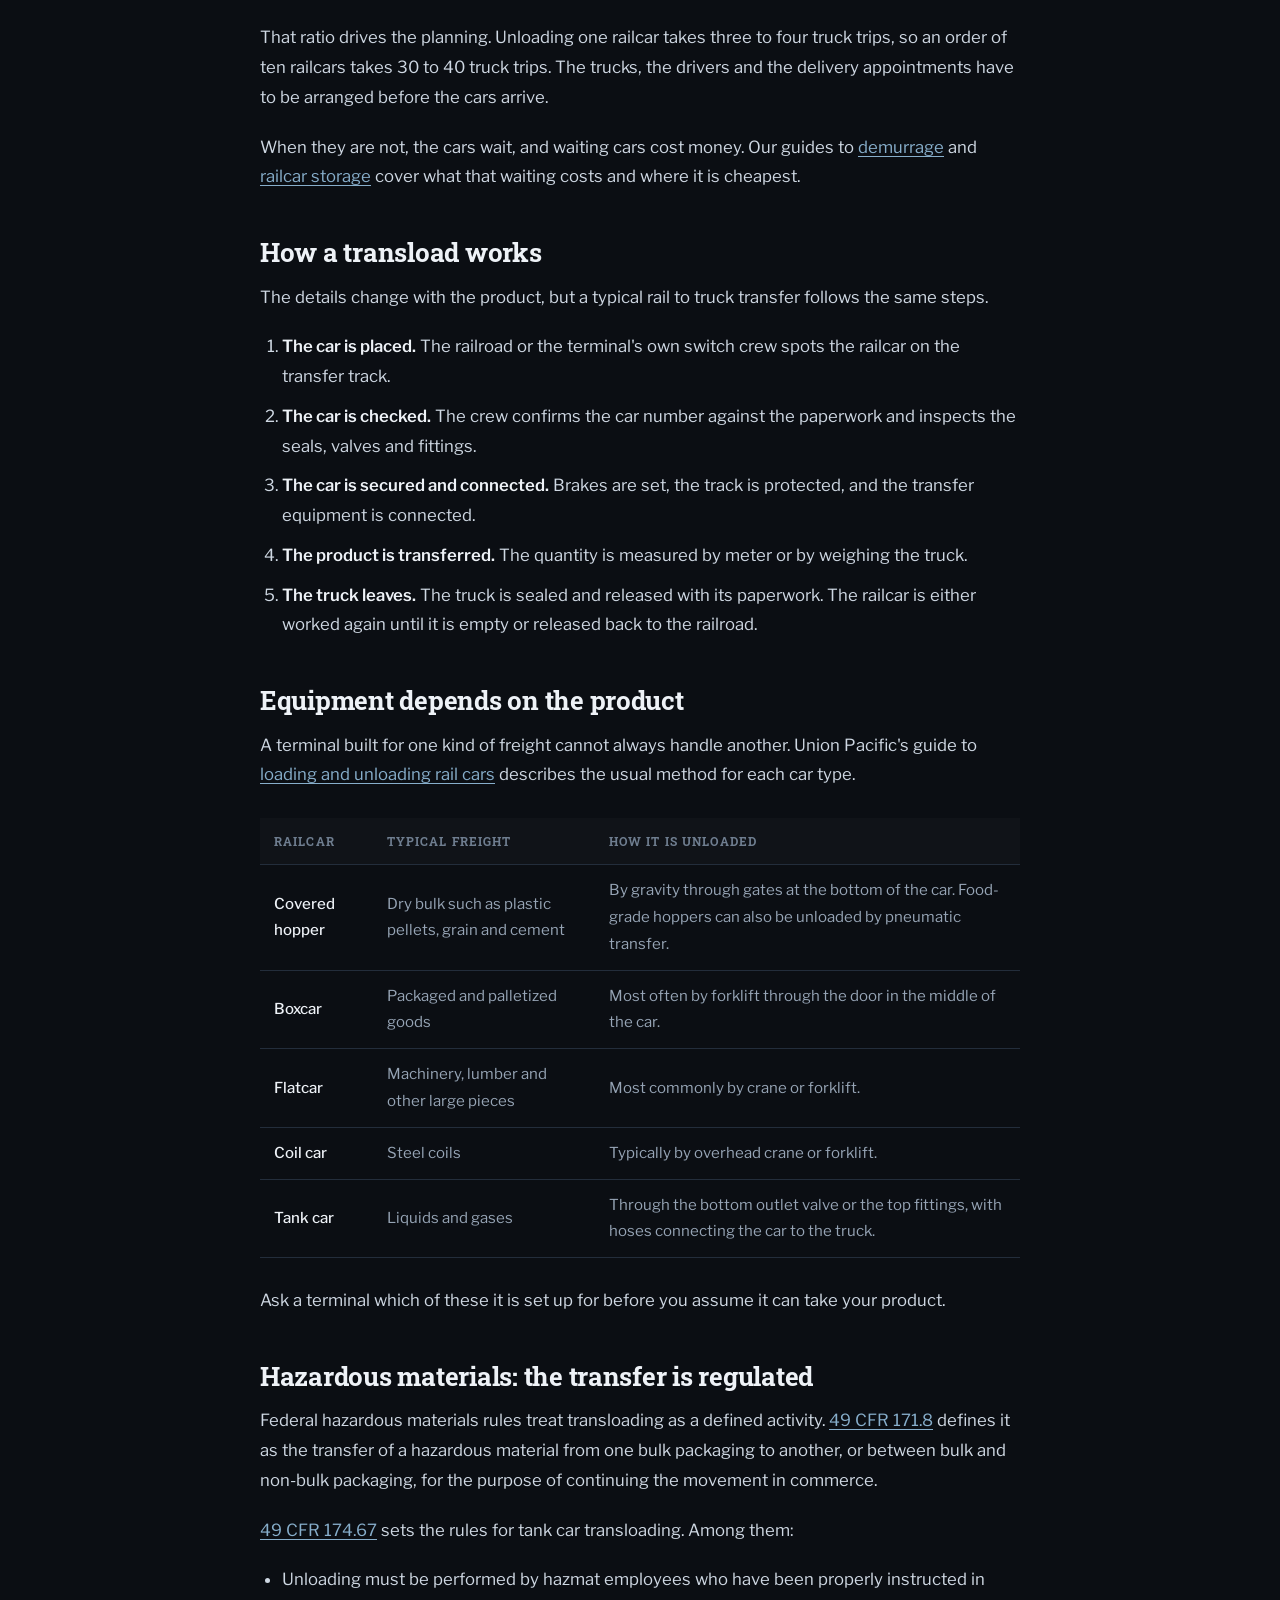
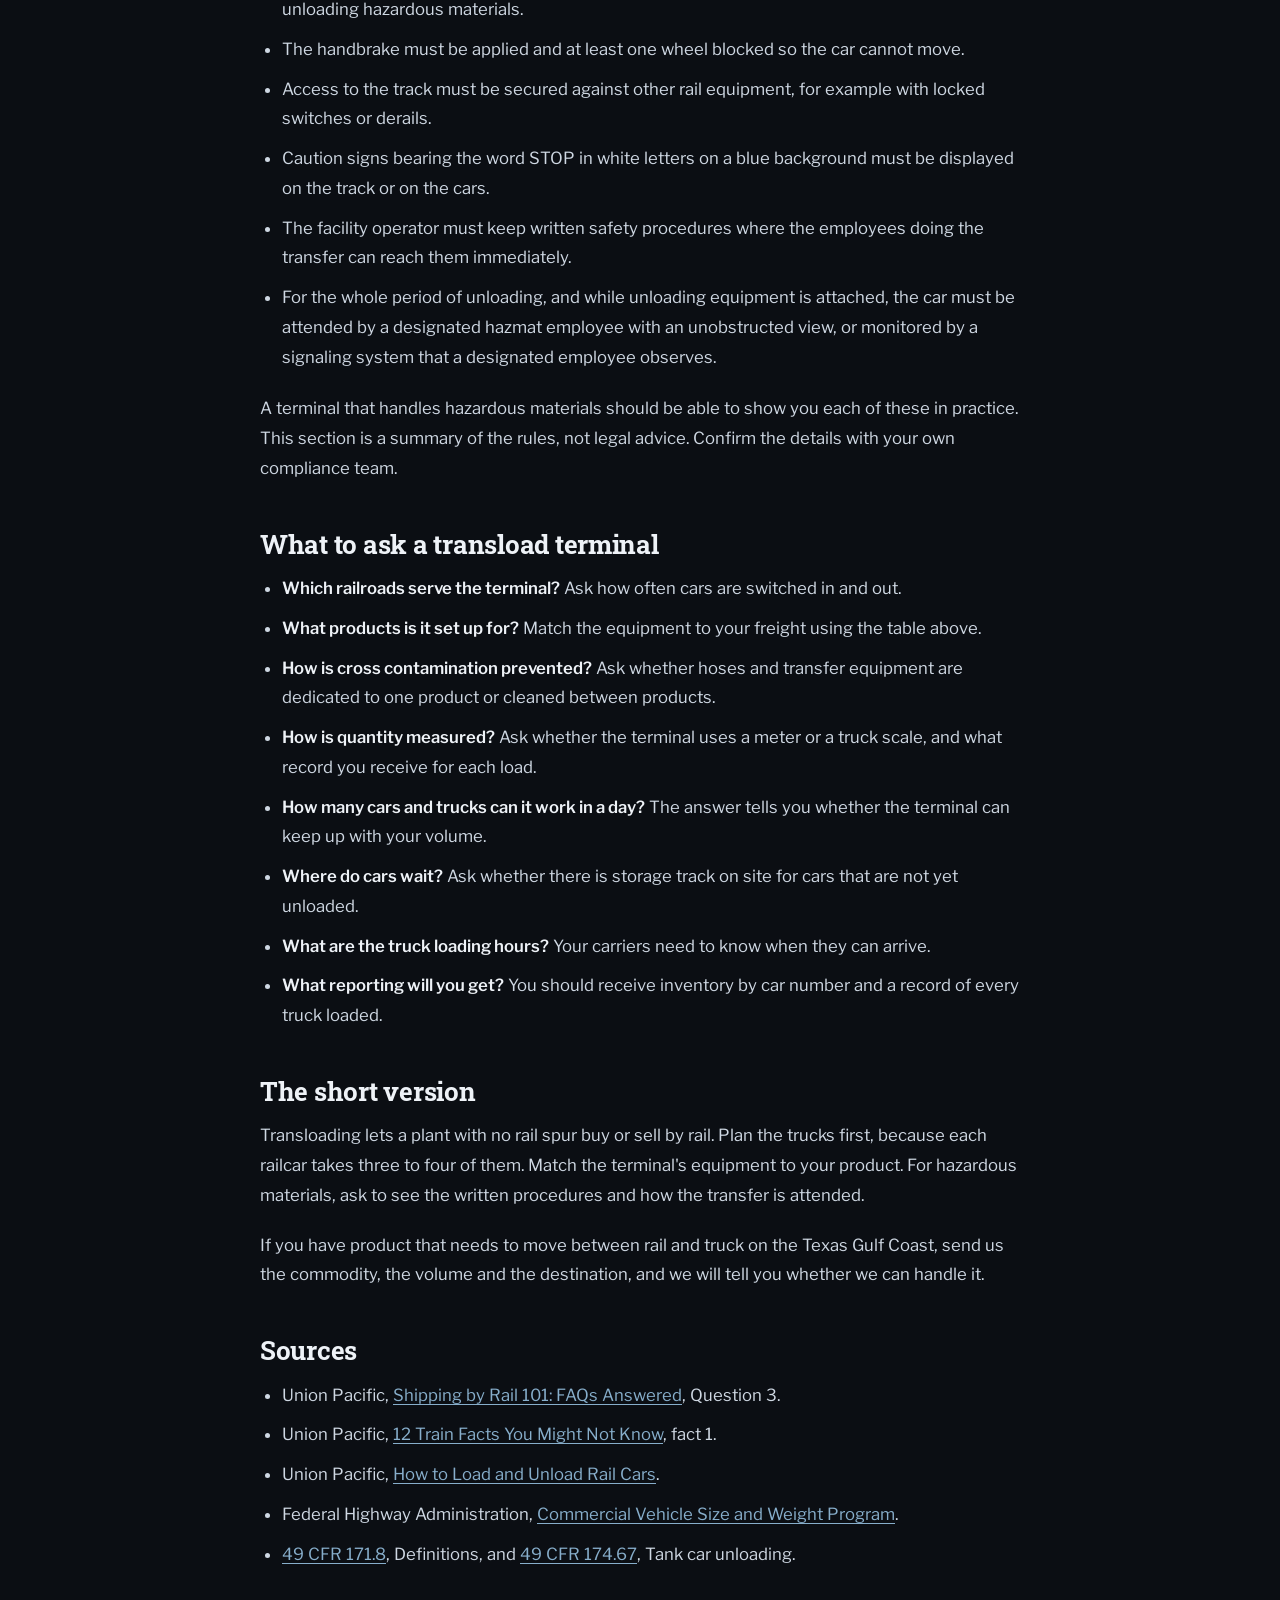
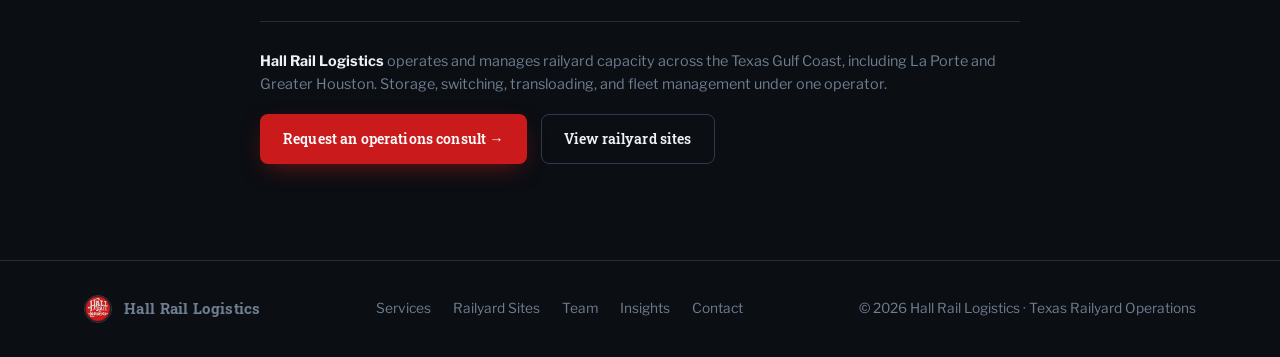
<file: insights/transloading-rail-to-truck.html>
<!DOCTYPE html>
<html lang="en">
<head>
<meta charset="UTF-8" />
<meta name="viewport" content="width=device-width, initial-scale=1.0" />
<title>Transloading: How Freight Moves Between Railcar and Truck | Hall Rail Logistics</title>
<meta name="description" content="A working guide to rail transloading: how product moves between railcar and truck, why one railcar means several truck trips, the equipment each product needs, the federal rules for hazardous materials transfers, and what to ask a terminal." />
<link rel="canonical" href="https://hallraillogistics.com/insights/transloading-rail-to-truck.html" />
<meta property="og:type" content="article" />
<meta property="og:title" content="Transloading: How Freight Moves Between Railcar and Truck" />
<meta property="og:description" content="A plant with no rail spur can still ship by rail. How a transload works, how many trucks a railcar takes, and what to ask a terminal." />
<meta property="og:image" content="https://hallraillogistics.com/assets/blog-transloading.jpg" />
<meta name="twitter:card" content="summary_large_image" />
<link rel="icon" type="image/png" href="../logo.png" />
<link rel="preconnect" href="https://fonts.googleapis.com" />
<link rel="preconnect" href="https://fonts.gstatic.com" crossorigin />
<link href="https://fonts.googleapis.com/css2?family=Libre+Franklin:wght@400;500;600;700&family=Roboto+Slab:wght@500;600;700;800&display=swap" rel="stylesheet" />
<link rel="stylesheet" href="../assets/site.css" />
</head>
<body>

<header class="nav">
  <div class="wrap nav-inner">
    <a class="brand" href="../index.html" aria-label="Hall Rail Logistics home">
      <img class="mark" src="../logo.png" alt="Hall Rail Logistics logo" />
      <span>HALL RAIL LOGISTICS<small>Texas Railyard Operations</small></span>
    </a>
    <nav class="nav-links" id="navlinks">
      <a href="../services.html">Services</a>
      <a href="../sites.html">Railyard Sites</a>
      <a href="../team.html">Team</a>
      <a class="active" href="../insights.html">Insights</a>
      <a class="btn btn-primary" href="../contact.html">Request a consult</a>
    </nav>
    <button class="nav-toggle" id="navtoggle" aria-label="Menu"><span></span><span></span><span></span></button>
  </div>
</header>

<main id="top">

  <section class="section-pad" style="padding-top:56px">
    <div class="wrap">
      <article class="article">

        <div class="crumb"><a href="../index.html">Home</a> &nbsp;/&nbsp; <a href="../insights.html">Insights</a> &nbsp;/&nbsp; Transloading</div>

        <div class="kicker" style="margin-top:22px">
          <span>Transloading</span><span class="dot" style="width:4px;height:4px;border-radius:50%;background:var(--accent);display:inline-block"></span><span>6 min read</span>
        </div>

        <h1>Transloading: How Freight Moves Between Railcar and Truck</h1>

        <p class="standfirst">Most plants that buy or sell bulk product are not on a rail line. Transloading is how they use rail anyway. This guide covers how a transload works, how many trucks a railcar takes, what equipment each kind of product needs, the federal rules for hazardous materials transfers, and what to ask a terminal before you route cars to it.</p>

        <div class="hero-img">
          <img src="../assets/blog-transloading.jpg" alt="Tank cars on a transfer track beside a tank truck at a rail transload pad" />
        </div>

        <div class="article-body">

          <h2>What transloading is</h2>

          <p>Transloading is the transfer of product between a railcar and a truck at a terminal that has both track and road access. Rail carries the long haul. The truck covers the first or last miles to a plant that has no track of its own.</p>

          <p>Union Pacific describes the arrangement in its <a href="https://www.up.com/news/service/tr113018-rail-faqs" target="_blank" rel="noopener">rail shipping FAQ</a>. If the origin is not rail served, trucks deliver the product to a transload facility, where it is transferred to a train. If the destination has no track either, the product is transferred back to trucks for final delivery.</p>

          <p>Transloading is different from intermodal. In intermodal service the container moves from train to truck and the product stays inside it. In a transload the product itself is moved from one vehicle to the other.</p>

          <h2>One railcar means several trucks</h2>

          <p>A railcar holds much more than a truck. According to <a href="https://www.up.com/news/service/tr030822-12-train-facts-you-might-not-know" target="_blank" rel="noopener">Union Pacific</a>, one rail car can hold three to four truckloads of freight. The same page explains why. Most rail cars can have a gross weight of up to 286,000 pounds, and the federal gross vehicle weight limit for a truck on the Interstate system is 80,000 pounds, a limit also listed by the <a href="https://ops.fhwa.dot.gov/freight/sw/overview" target="_blank" rel="noopener">Federal Highway Administration</a>.</p>

          <p>That ratio drives the planning. Unloading one railcar takes three to four truck trips, so an order of ten railcars takes 30 to 40 truck trips. The trucks, the drivers and the delivery appointments have to be arranged before the cars arrive.</p>

          <p>When they are not, the cars wait, and waiting cars cost money. Our guides to <a href="demurrage-railcar-clock.html">demurrage</a> and <a href="railcar-storage-in-transit.html">railcar storage</a> cover what that waiting costs and where it is cheapest.</p>

          <h2>How a transload works</h2>

          <p>The details change with the product, but a typical rail to truck transfer follows the same steps.</p>

          <ol>
            <li><strong>The car is placed.</strong> The railroad or the terminal's own switch crew spots the railcar on the transfer track.</li>
            <li><strong>The car is checked.</strong> The crew confirms the car number against the paperwork and inspects the seals, valves and fittings.</li>
            <li><strong>The car is secured and connected.</strong> Brakes are set, the track is protected, and the transfer equipment is connected.</li>
            <li><strong>The product is transferred.</strong> The quantity is measured by meter or by weighing the truck.</li>
            <li><strong>The truck leaves.</strong> The truck is sealed and released with its paperwork. The railcar is either worked again until it is empty or released back to the railroad.</li>
          </ol>

          <h2>Equipment depends on the product</h2>

          <p>A terminal built for one kind of freight cannot always handle another. Union Pacific's guide to <a href="https://www.up.com/news/service/tr101221-how-to-load-and-unload-rail-cars" target="_blank" rel="noopener">loading and unloading rail cars</a> describes the usual method for each car type.</p>

          <table class="datatable">
            <thead>
              <tr><th>Railcar</th><th>Typical freight</th><th>How it is unloaded</th></tr>
            </thead>
            <tbody>
              <tr><td>Covered hopper</td><td>Dry bulk such as plastic pellets, grain and cement</td><td>By gravity through gates at the bottom of the car. Food-grade hoppers can also be unloaded by pneumatic transfer.</td></tr>
              <tr><td>Boxcar</td><td>Packaged and palletized goods</td><td>Most often by forklift through the door in the middle of the car.</td></tr>
              <tr><td>Flatcar</td><td>Machinery, lumber and other large pieces</td><td>Most commonly by crane or forklift.</td></tr>
              <tr><td>Coil car</td><td>Steel coils</td><td>Typically by overhead crane or forklift.</td></tr>
              <tr><td>Tank car</td><td>Liquids and gases</td><td>Through the bottom outlet valve or the top fittings, with hoses connecting the car to the truck.</td></tr>
            </tbody>
          </table>

          <p>Ask a terminal which of these it is set up for before you assume it can take your product.</p>

          <h2>Hazardous materials: the transfer is regulated</h2>

          <p>Federal hazardous materials rules treat transloading as a defined activity. <a href="https://www.law.cornell.edu/cfr/text/49/171.8" target="_blank" rel="noopener">49 CFR 171.8</a> defines it as the transfer of a hazardous material from one bulk packaging to another, or between bulk and non-bulk packaging, for the purpose of continuing the movement in commerce.</p>

          <p><a href="https://www.law.cornell.edu/cfr/text/49/174.67" target="_blank" rel="noopener">49 CFR 174.67</a> sets the rules for tank car transloading. Among them:</p>

          <ul>
            <li>Unloading must be performed by hazmat employees who have been properly instructed in unloading hazardous materials.</li>
            <li>The handbrake must be applied and at least one wheel blocked so the car cannot move.</li>
            <li>Access to the track must be secured against other rail equipment, for example with locked switches or derails.</li>
            <li>Caution signs bearing the word STOP in white letters on a blue background must be displayed on the track or on the cars.</li>
            <li>The facility operator must keep written safety procedures where the employees doing the transfer can reach them immediately.</li>
            <li>For the whole period of unloading, and while unloading equipment is attached, the car must be attended by a designated hazmat employee with an unobstructed view, or monitored by a signaling system that a designated employee observes.</li>
          </ul>

          <p>A terminal that handles hazardous materials should be able to show you each of these in practice. This section is a summary of the rules, not legal advice. Confirm the details with your own compliance team.</p>

          <h2>What to ask a transload terminal</h2>

          <ul>
            <li><strong>Which railroads serve the terminal?</strong> Ask how often cars are switched in and out.</li>
            <li><strong>What products is it set up for?</strong> Match the equipment to your freight using the table above.</li>
            <li><strong>How is cross contamination prevented?</strong> Ask whether hoses and transfer equipment are dedicated to one product or cleaned between products.</li>
            <li><strong>How is quantity measured?</strong> Ask whether the terminal uses a meter or a truck scale, and what record you receive for each load.</li>
            <li><strong>How many cars and trucks can it work in a day?</strong> The answer tells you whether the terminal can keep up with your volume.</li>
            <li><strong>Where do cars wait?</strong> Ask whether there is storage track on site for cars that are not yet unloaded.</li>
            <li><strong>What are the truck loading hours?</strong> Your carriers need to know when they can arrive.</li>
            <li><strong>What reporting will you get?</strong> You should receive inventory by car number and a record of every truck loaded.</li>
          </ul>

          <h2>The short version</h2>

          <p>Transloading lets a plant with no rail spur buy or sell by rail. Plan the trucks first, because each railcar takes three to four of them. Match the terminal's equipment to your product. For hazardous materials, ask to see the written procedures and how the transfer is attended.</p>

          <p>If you have product that needs to move between rail and truck on the Texas Gulf Coast, send us the commodity, the volume and the destination, and we will tell you whether we can handle it.</p>

          <h2>Sources</h2>

          <ul>
            <li>Union Pacific, <a href="https://www.up.com/news/service/tr113018-rail-faqs" target="_blank" rel="noopener">Shipping by Rail 101: FAQs Answered</a>, Question 3.</li>
            <li>Union Pacific, <a href="https://www.up.com/news/service/tr030822-12-train-facts-you-might-not-know" target="_blank" rel="noopener">12 Train Facts You Might Not Know</a>, fact 1.</li>
            <li>Union Pacific, <a href="https://www.up.com/news/service/tr101221-how-to-load-and-unload-rail-cars" target="_blank" rel="noopener">How to Load and Unload Rail Cars</a>.</li>
            <li>Federal Highway Administration, <a href="https://ops.fhwa.dot.gov/freight/sw/overview" target="_blank" rel="noopener">Commercial Vehicle Size and Weight Program</a>.</li>
            <li><a href="https://www.law.cornell.edu/cfr/text/49/171.8" target="_blank" rel="noopener">49 CFR 171.8</a>, Definitions, and <a href="https://www.law.cornell.edu/cfr/text/49/174.67" target="_blank" rel="noopener">49 CFR 174.67</a>, Tank car unloading.</li>
          </ul>

        </div>

        <div class="article-foot">
          <p style="margin-bottom:18px"><strong style="color:var(--text)">Hall Rail Logistics</strong> operates and manages railyard capacity across the Texas Gulf Coast, including La Porte and Greater Houston. Storage, switching, transloading, and fleet management under one operator.</p>
          <div class="hero-cta" style="margin-top:8px">
            <a class="btn btn-primary" href="../contact.html">Request an operations consult →</a>
            <a class="btn btn-ghost" href="../sites.html">View railyard sites</a>
          </div>
        </div>

      </article>
    </div>
  </section>

</main>

<footer>
  <div class="wrap foot-inner">
    <div class="brand">
      <img class="mark" src="../logo.png" alt="" style="width:28px;height:28px" />
      Hall Rail Logistics
    </div>
    <div class="foot-links">
      <a href="../services.html">Services</a>
      <a href="../sites.html">Railyard Sites</a>
      <a href="../team.html">Team</a>
      <a href="../insights.html">Insights</a>
      <a href="../contact.html">Contact</a>
    </div>
    <div>© 2026 Hall Rail Logistics · Texas Railyard Operations</div>
  </div>
</footer>

<script>
  var t=document.getElementById('navtoggle'),l=document.getElementById('navlinks');
  t.addEventListener('click',function(){l.classList.toggle('open')});
  l.querySelectorAll('a').forEach(function(a){a.addEventListener('click',function(){l.classList.remove('open')})});
</script>
</body>
</html>
</file>
<file: assets/site.css>
:root{
    --bg:#0b0e13; --bg-2:#0d1219; --panel:#131a24; --panel-2:#182130;
    --line:#232d3b; --line-2:#2d3a4c;
    --text:#eef2f7; --muted:#96a4b5; --muted-2:#6f7e90;
    --accent:#ca1a1b; --accent-2:#ee4b4a; --accent-soft:rgba(202,26,27,.14);
    --steel:#5b86a8; --steel-2:#87aecb;
    --display:'Roboto Slab',Georgia,'Times New Roman',serif;
    --body:'Libre Franklin',ui-sans-serif,system-ui,-apple-system,'Segoe UI',Roboto,sans-serif;
    --maxw:1160px;
  }
  *{box-sizing:border-box;margin:0;padding:0}
  html{scroll-behavior:smooth}
  body{
    font-family:var(--body); color:var(--text); background:var(--bg);
    line-height:1.6; -webkit-font-smoothing:antialiased; overflow-x:hidden;
  }
  a{color:inherit;text-decoration:none}
  img{max-width:100%;display:block}
  .wrap{max-width:var(--maxw);margin:0 auto;padding:0 24px}
  .eyebrow{
    font-family:var(--display); font-size:.78rem; font-weight:600;
    letter-spacing:.22em; text-transform:uppercase; color:var(--accent-2);
    display:inline-flex; align-items:center; gap:10px;
  }
  .eyebrow::before{content:"";width:26px;height:2px;background:var(--accent);display:inline-block}
  h1,h2,h3{font-family:var(--display);font-weight:700;line-height:1.1;letter-spacing:-.01em}

  /* NAV */
  header.nav{
    position:sticky;top:0;z-index:50;
    background:rgba(11,14,19,.78);backdrop-filter:blur(12px);
    border-bottom:1px solid var(--line);
  }
  .nav-inner{display:flex;align-items:center;justify-content:space-between;height:70px}
  .brand{display:flex;align-items:center;gap:12px;font-family:var(--display);font-weight:700;letter-spacing:.02em;font-size:1.02rem}
  .brand .mark{width:40px;height:40px;flex:none;border-radius:50%;object-fit:cover;border:1px solid var(--line-2)}
  .brand small{display:block;font-family:var(--body);font-weight:500;font-size:.62rem;letter-spacing:.28em;color:var(--muted-2);text-transform:uppercase;margin-top:2px}
  .nav-links{display:flex;align-items:center;gap:30px}
  .nav-links a{font-size:.92rem;color:var(--muted);font-weight:500;transition:color .2s}
  .nav-links a:hover{color:var(--text)}
  .btn{
    font-family:var(--display);font-weight:600;font-size:.9rem;letter-spacing:.01em;
    padding:12px 22px;border-radius:8px;display:inline-flex;align-items:center;gap:9px;
    cursor:pointer;transition:transform .15s ease, background .2s, box-shadow .2s;border:1px solid transparent;white-space:nowrap;
  }
  .btn-primary{background:var(--accent);color:#fff;box-shadow:0 8px 24px -8px rgba(202,26,27,.6)}
  .btn-primary:hover{background:var(--accent-2);transform:translateY(-2px)}
  .btn-ghost{background:transparent;color:var(--text);border-color:var(--line-2)}
  .btn-ghost:hover{border-color:var(--steel);color:var(--steel-2)}
  .nav-toggle{display:none;background:none;border:1px solid var(--line-2);border-radius:8px;padding:8px;cursor:pointer}
  .nav-toggle span{display:block;width:20px;height:2px;background:var(--text);margin:4px 0}

  /* HERO */
  .hero{position:relative;padding:96px 0 88px;overflow:hidden}
  .hero::before{
    content:"";position:absolute;inset:0;z-index:0;
    background:
      radial-gradient(1100px 520px at 82% -8%, rgba(202,26,27,.14), transparent 60%),
      radial-gradient(900px 500px at 8% 12%, rgba(91,134,168,.14), transparent 62%),
      linear-gradient(180deg, rgba(12,16,23,.86), rgba(11,14,19,.97) 78%),
      url('hero-bg.jpg') center 35%/cover no-repeat;
  }
  .hero::after{ /* faint engineering grid */
    content:"";position:absolute;inset:0;z-index:0;opacity:.5;
    background-image:linear-gradient(var(--line) 1px,transparent 1px),linear-gradient(90deg,var(--line) 1px,transparent 1px);
    background-size:64px 64px;
    -webkit-mask-image:radial-gradient(1000px 600px at 60% 0%,#000,transparent 75%);
            mask-image:radial-gradient(1000px 600px at 60% 0%,#000,transparent 75%);
  }
  .hero .wrap{position:relative;z-index:1}
  .hero h1{font-size:clamp(2.4rem,6vw,4.35rem);margin:22px 0 0;max-width:16ch}
  .hero h1 .hl{color:var(--accent-2)}
  .hero p.lead{font-size:clamp(1.05rem,2.2vw,1.28rem);color:var(--muted);max-width:60ch;margin:24px 0 0}
  .hero-cta{display:flex;gap:14px;flex-wrap:wrap;margin-top:36px}
  .hero-badges{display:flex;gap:26px;flex-wrap:wrap;margin-top:44px;padding-top:26px;border-top:1px solid var(--line)}
  .hero-badges div{font-size:.86rem;color:var(--muted-2);display:flex;align-items:center;gap:9px;font-weight:500}
  .hero-badges b{color:var(--steel-2);font-family:var(--display)}

  /* TRACK DIVIDER */
  .track{height:26px;position:relative;margin:0;background:var(--bg)}
  .track::before,.track::after{content:"";position:absolute;left:0;right:0;height:2px;background:var(--line-2)}
  .track::before{top:7px}.track::after{bottom:7px}
  .track i{position:absolute;top:0;bottom:0;left:0;right:0;
    background-image:repeating-linear-gradient(90deg,var(--line-2) 0 3px,transparent 3px 26px)}

  section{position:relative}
  .section-pad{padding:88px 0}
  .section-head{max-width:62ch}
  .section-head h2{font-size:clamp(1.8rem,4vw,2.7rem);margin:18px 0 0}
  .section-head p{color:var(--muted);margin-top:16px;font-size:1.05rem}

  /* CAPABILITIES */
  .cap-grid{display:grid;grid-template-columns:repeat(3,1fr);gap:18px;margin-top:48px}
  .card{
    background:linear-gradient(180deg,var(--panel),var(--bg-2));
    border:1px solid var(--line);border-radius:14px;padding:28px;
    transition:transform .18s ease,border-color .2s,box-shadow .2s;position:relative;overflow:hidden;
  }
  .card::before{content:"";position:absolute;left:0;top:0;height:100%;width:3px;background:var(--accent);transform:scaleY(0);transform-origin:top;transition:transform .25s ease}
  .card:hover{transform:translateY(-4px);border-color:var(--line-2);box-shadow:0 24px 50px -30px rgba(0,0,0,.8)}
  .card:hover::before{transform:scaleY(1)}
  .card .ico{width:46px;height:46px;border-radius:10px;background:var(--accent-soft);border:1px solid rgba(202,26,27,.3);display:grid;place-items:center;margin-bottom:20px}
  .card .ico svg{width:24px;height:24px;stroke:var(--accent-2);fill:none;stroke-width:1.7}
  .card h3{font-size:1.18rem;margin-bottom:10px}
  .card p{color:var(--muted);font-size:.96rem}

  /* STATS */
  .stats{background:var(--panel-2);border-top:1px solid var(--line);border-bottom:1px solid var(--line)}
  .stats-grid{display:grid;grid-template-columns:repeat(4,1fr);gap:20px;padding:56px 0}
  .stat{text-align:center;padding:0 12px}
  .stat .num{font-family:var(--display);font-weight:700;font-size:clamp(2rem,4vw,2.8rem);color:var(--text);line-height:1}
  .stat .num span{color:var(--accent-2)}
  .stat .lbl{color:var(--muted);font-size:.9rem;margin-top:12px;letter-spacing:.01em}
  .stat + .stat{border-left:1px solid var(--line)}

  /* ABOUT */
  .about-grid{display:grid;grid-template-columns:340px 1fr;gap:52px;align-items:center;margin-top:12px}
  .portrait{position:relative;border-radius:16px;overflow:hidden;border:1px solid var(--line-2);background:linear-gradient(160deg,var(--panel),#0a0d12);aspect-ratio:4/5}
  .portrait img{width:100%;height:100%;object-fit:cover;object-position:center top}
  .portrait::after{content:"";position:absolute;inset:0;box-shadow:inset 0 -70px 90px -40px rgba(11,14,19,.9);pointer-events:none}
  .portrait.noimg{display:grid;place-items:center}
  .portrait.noimg::before{content:"BH";font-family:var(--display);font-weight:700;font-size:4rem;color:var(--line-2)}
  .portrait .tag{position:absolute;left:16px;bottom:14px;z-index:2;font-family:var(--display);font-weight:600;font-size:.82rem;letter-spacing:.16em;text-transform:uppercase;color:var(--accent-2)}
  .about-body h2{font-size:clamp(1.9rem,4vw,2.6rem);margin:16px 0 4px}
  .about-body .role{color:var(--steel-2);font-family:var(--display);font-weight:600;letter-spacing:.04em;margin-bottom:20px}
  .about-body p{color:var(--muted);font-size:1.05rem;margin-bottom:16px}
  .about-body p strong{color:var(--text);font-weight:600}

  /* CONTACT */
  .contact{position:relative;overflow:hidden}
  .contact::before{content:"";position:absolute;inset:0;background:radial-gradient(800px 400px at 50% 120%,rgba(202,26,27,.16),transparent 60%)}
  .contact .inner{position:relative;text-align:center;border:1px solid var(--line-2);border-radius:20px;background:linear-gradient(180deg,var(--panel),var(--bg-2));padding:64px 32px}
  .contact h2{font-size:clamp(2rem,4.6vw,3rem)}
  .contact p{color:var(--muted);max-width:52ch;margin:18px auto 0;font-size:1.08rem}
  .contact .hero-cta{justify-content:center}
  .contact .meta{margin-top:30px;color:var(--muted-2);font-size:.94rem;display:flex;gap:22px;justify-content:center;flex-wrap:wrap}
  .contact .meta a:hover{color:var(--steel-2)}

  /* FOOTER */
  footer{border-top:1px solid var(--line);padding:34px 0;margin-top:8px}
  .foot-inner{display:flex;align-items:center;justify-content:space-between;gap:20px;flex-wrap:wrap;color:var(--muted-2);font-size:.86rem}
  .foot-inner .brand{font-size:.95rem}
  .foot-links{display:flex;gap:22px}
  .foot-links a:hover{color:var(--text)}

  /* reveal */
  .reveal{opacity:0;transform:translateY(18px);transition:opacity .6s ease,transform .6s ease}
  .reveal.in{opacity:1;transform:none}

  @media(max-width:900px){
    .cap-grid{grid-template-columns:repeat(2,1fr)}
    .stats-grid{grid-template-columns:repeat(2,1fr);gap:36px 20px}
    .stat:nth-child(3){border-left:0}
    .about-grid{grid-template-columns:1fr;gap:32px}
    .portrait{max-width:320px}
  }
  @media(max-width:680px){
    .nav-links{position:fixed;inset:70px 0 auto 0;flex-direction:column;background:var(--bg-2);border-bottom:1px solid var(--line);padding:18px 24px;gap:18px;display:none}
    .nav-links.open{display:flex}
    .nav-links .btn{width:100%;justify-content:center}
    .nav-toggle{display:block}
    .cap-grid{grid-template-columns:1fr}
    .stats-grid{grid-template-columns:1fr}
    .stat + .stat{border-left:0;border-top:1px solid var(--line);padding-top:28px}
    .hero-badges{gap:16px}
  }

/* ============================================================
   EXPANDED SITE — shared components for interior pages
   ============================================================ */

/* PAGE HERO (interior pages) */
.page-hero{position:relative;padding:74px 0 62px;overflow:hidden;border-bottom:1px solid var(--line)}
.page-hero::before{
  content:"";position:absolute;inset:0;z-index:0;
  background:
    radial-gradient(900px 420px at 78% -12%, rgba(202,26,27,.15), transparent 62%),
    radial-gradient(760px 420px at 6% 8%, rgba(91,134,168,.13), transparent 64%),
    linear-gradient(180deg, rgba(12,16,23,.90), rgba(11,14,19,.985) 82%),
    url('../hero-bg.jpg') center 38%/cover no-repeat;
}
.page-hero::after{
  content:"";position:absolute;inset:0;z-index:0;opacity:.45;
  background-image:linear-gradient(var(--line) 1px,transparent 1px),linear-gradient(90deg,var(--line) 1px,transparent 1px);
  background-size:64px 64px;
  -webkit-mask-image:radial-gradient(820px 460px at 55% 0%,#000,transparent 78%);
          mask-image:radial-gradient(820px 460px at 55% 0%,#000,transparent 78%);
}
.page-hero .wrap{position:relative;z-index:1}
.page-hero h1{font-size:clamp(2.1rem,5vw,3.5rem);margin:20px 0 0;max-width:20ch}
.page-hero p.lead{font-size:clamp(1rem,2vw,1.18rem);color:var(--muted);max-width:64ch;margin:20px 0 0}
.crumb{font-size:.82rem;color:var(--muted-2);margin-bottom:4px}
.crumb a:hover{color:var(--steel-2)}

/* nav active state */
.nav-links a.active{color:var(--text)}
.nav-links a.active::after{content:"";display:block;height:2px;background:var(--accent);margin-top:5px;border-radius:2px}

/* SITE CARDS (railyard locations) */
.site-list{display:flex;flex-direction:column;gap:26px;margin-top:44px}
.site-card{
  background:linear-gradient(180deg,var(--panel),var(--bg-2));
  border:1px solid var(--line);border-radius:16px;overflow:hidden;
  display:grid;grid-template-columns:minmax(0,420px) minmax(0,1fr);
  transition:border-color .2s,box-shadow .25s;
}
.site-card:hover{border-color:var(--line-2);box-shadow:0 30px 60px -40px rgba(0,0,0,.9)}
.site-visual{position:relative;min-height:290px;background:#0a0d12;overflow:hidden}
.site-visual img{width:100%;height:100%;object-fit:cover;position:absolute;inset:0}
.site-visual::after{content:"";position:absolute;inset:0;background:linear-gradient(90deg,rgba(11,14,19,.15),rgba(11,14,19,.55));pointer-events:none}
.site-flag{
  position:absolute;left:16px;top:16px;z-index:2;
  font-family:var(--display);font-weight:600;font-size:.7rem;letter-spacing:.18em;text-transform:uppercase;
  background:rgba(11,14,19,.82);border:1px solid var(--line-2);color:var(--steel-2);
  padding:7px 12px;border-radius:6px;backdrop-filter:blur(6px);
}
.site-flag.op{color:#ffd9d9;border-color:rgba(202,26,27,.5);background:rgba(120,14,15,.55)}
.site-body{padding:32px 34px}
.site-body h3{font-size:1.5rem;margin-bottom:6px}
.site-body .where{color:var(--steel-2);font-family:var(--display);font-weight:600;font-size:.92rem;letter-spacing:.03em;margin-bottom:16px}
.site-body p{color:var(--muted);font-size:.98rem;margin-bottom:18px}
.spec{display:grid;grid-template-columns:repeat(2,1fr);gap:0;border-top:1px solid var(--line);margin-top:4px}
.spec div{padding:13px 0;border-bottom:1px solid var(--line);display:flex;justify-content:space-between;gap:14px;align-items:baseline}
.spec div:nth-child(odd){padding-right:22px;border-right:1px solid var(--line)}
.spec div:nth-child(even){padding-left:22px}
.spec dt,.spec .k{color:var(--muted-2);font-size:.82rem;letter-spacing:.04em;text-transform:uppercase;font-weight:500}
.spec dd,.spec .v{color:var(--text);font-family:var(--display);font-weight:600;font-size:.98rem;text-align:right}
.tags{display:flex;flex-wrap:wrap;gap:8px;margin-top:20px}
.tag{font-size:.78rem;color:var(--muted);border:1px solid var(--line-2);border-radius:99px;padding:5px 12px;background:rgba(255,255,255,.02)}

/* TEAM */
.team-grid{display:grid;grid-template-columns:repeat(4,1fr);gap:20px;margin-top:44px}
.person{
  background:linear-gradient(180deg,var(--panel),var(--bg-2));
  border:1px solid var(--line);border-radius:14px;padding:24px;text-align:center;
  transition:transform .18s ease,border-color .2s,box-shadow .2s;
}
.person:hover{transform:translateY(-4px);border-color:var(--line-2);box-shadow:0 24px 50px -34px rgba(0,0,0,.85)}
.avatar{
  width:96px;height:96px;border-radius:50%;margin:0 auto 18px;position:relative;overflow:hidden;
  border:1px solid var(--line-2);background:linear-gradient(160deg,#1b2432,#0d1219);
  display:grid;place-items:center;
}
.avatar img{width:100%;height:100%;object-fit:cover;object-position:center top}
.avatar .initials{font-family:var(--display);font-weight:700;font-size:1.72rem;color:var(--steel-2);letter-spacing:.02em}
.avatar.lead{border-color:rgba(202,26,27,.55);box-shadow:0 0 0 3px rgba(202,26,27,.12)}
.avatar.lead .initials{color:var(--accent-2)}
.person h3{font-size:1.06rem;margin-bottom:5px}
.person .role{color:var(--steel-2);font-size:.85rem;font-weight:500;margin-bottom:10px}
.person p{color:var(--muted);font-size:.88rem;line-height:1.55}
.person .mailto{display:inline-block;margin-top:14px;font-size:.82rem;color:var(--muted-2);word-break:break-all}
.person .mailto:hover{color:var(--steel-2)}
.person.feature{grid-column:span 2;text-align:left;display:grid;grid-template-columns:132px 1fr;gap:26px;align-items:center;padding:28px}
.person.feature .avatar{width:132px;height:132px;margin:0}
.person.feature h3{font-size:1.34rem}

/* NOTE / CALLOUT */
.note{
  border:1px dashed var(--line-2);border-radius:12px;padding:18px 22px;margin-top:34px;
  color:var(--muted-2);font-size:.9rem;background:rgba(91,134,168,.05);
}
.note b{color:var(--steel-2);font-family:var(--display)}

/* CONTACT PAGE */
.contact-grid{display:grid;grid-template-columns:1fr 380px;gap:44px;margin-top:44px;align-items:start}
.form-card{background:linear-gradient(180deg,var(--panel),var(--bg-2));border:1px solid var(--line);border-radius:16px;padding:32px}
.field{margin-bottom:18px}
.field label{display:block;font-size:.82rem;letter-spacing:.05em;text-transform:uppercase;color:var(--muted-2);font-weight:600;margin-bottom:8px}
.field input,.field select,.field textarea{
  width:100%;background:#0a0e14;border:1px solid var(--line-2);border-radius:9px;
  padding:13px 14px;color:var(--text);font-family:var(--body);font-size:.97rem;transition:border-color .2s,box-shadow .2s;
}
.field input:focus,.field select:focus,.field textarea:focus{outline:none;border-color:var(--accent);box-shadow:0 0 0 3px var(--accent-soft)}
.field textarea{min-height:132px;resize:vertical}
.field-row{display:grid;grid-template-columns:1fr 1fr;gap:16px}
.reach{background:linear-gradient(180deg,var(--panel),var(--bg-2));border:1px solid var(--line);border-radius:16px;padding:28px;margin-bottom:20px}
.reach h3{font-size:1.1rem;margin-bottom:18px}
.reach .row{display:flex;gap:13px;align-items:flex-start;padding:13px 0;border-top:1px solid var(--line)}
.reach .row:first-of-type{border-top:0;padding-top:0}
.reach .row svg{width:19px;height:19px;stroke:var(--accent-2);fill:none;stroke-width:1.7;flex:none;margin-top:3px}
.reach .row .lbl{font-size:.76rem;letter-spacing:.08em;text-transform:uppercase;color:var(--muted-2);font-weight:600}
.reach .row .val{color:var(--text);font-size:.98rem;margin-top:2px;word-break:break-word}
.reach .row a.val:hover{color:var(--steel-2)}

/* BLOG */
.post-list{display:grid;grid-template-columns:repeat(3,1fr);gap:22px;margin-top:44px}
.post-card{
  background:linear-gradient(180deg,var(--panel),var(--bg-2));border:1px solid var(--line);
  border-radius:14px;overflow:hidden;display:flex;flex-direction:column;
  transition:transform .18s ease,border-color .2s,box-shadow .2s;
}
.post-card:hover{transform:translateY(-4px);border-color:var(--line-2);box-shadow:0 24px 50px -34px rgba(0,0,0,.85)}
.post-thumb{height:172px;background:#0a0d12;position:relative;overflow:hidden;border-bottom:1px solid var(--line)}
.post-thumb img{width:100%;height:100%;object-fit:cover}
.post-card .pc-body{padding:24px;display:flex;flex-direction:column;flex:1}
.post-meta{font-size:.76rem;letter-spacing:.09em;text-transform:uppercase;color:var(--muted-2);font-weight:600;margin-bottom:12px;display:flex;gap:10px;align-items:center}
.post-meta .dot{width:4px;height:4px;border-radius:50%;background:var(--accent)}
.post-card h3{font-size:1.15rem;line-height:1.28;margin-bottom:10px}
.post-card p{color:var(--muted);font-size:.92rem;flex:1}
.post-card .more{margin-top:16px;font-family:var(--display);font-weight:600;font-size:.88rem;color:var(--accent-2)}
.post-card:hover .more{color:var(--text)}

/* ARTICLE */
.article{max-width:760px;margin:0 auto}
.article .kicker{font-size:.8rem;letter-spacing:.1em;text-transform:uppercase;color:var(--muted-2);font-weight:600;display:flex;gap:12px;align-items:center;flex-wrap:wrap}
.article h1{font-size:clamp(2rem,4.6vw,3rem);margin:18px 0 0;line-height:1.13}
.article .standfirst{font-size:1.16rem;color:var(--muted);margin-top:20px;line-height:1.62}
.article .hero-img{margin:40px 0;border-radius:14px;overflow:hidden;border:1px solid var(--line-2)}
.article-body{font-size:1.045rem;line-height:1.78;color:#cfd8e3}
.article-body h2{font-size:1.62rem;margin:46px 0 16px;color:var(--text)}
.article-body h3{font-size:1.2rem;margin:32px 0 12px;color:var(--text)}
.article-body p{margin-bottom:20px}
.article-body strong{color:var(--text);font-weight:600}
.article-body ul,.article-body ol{margin:0 0 22px 22px}
.article-body li{margin-bottom:10px}
.article-body a{color:var(--steel-2);text-decoration:underline;text-underline-offset:3px}
.article-body a:hover{color:var(--accent-2)}
.pullquote{
  border-left:3px solid var(--accent);padding:6px 0 6px 24px;margin:34px 0;
  font-family:var(--display);font-size:1.24rem;line-height:1.45;color:var(--text);font-weight:600;
}
.datatable{width:100%;border-collapse:collapse;margin:28px 0;font-size:.94rem}
.datatable th,.datatable td{text-align:left;padding:12px 14px;border-bottom:1px solid var(--line)}
.datatable th{font-family:var(--display);font-size:.78rem;letter-spacing:.09em;text-transform:uppercase;color:var(--muted-2);background:rgba(255,255,255,.02)}
.datatable td{color:var(--muted)}
.datatable td:first-child{color:var(--text);font-weight:500}
.datatable tr:hover td{background:rgba(255,255,255,.015)}
.callout{background:rgba(91,134,168,.07);border:1px solid var(--line-2);border-left:3px solid var(--steel);border-radius:10px;padding:22px 24px;margin:32px 0}
.callout h4{font-family:var(--display);font-size:1rem;margin-bottom:8px;color:var(--steel-2)}
.callout p{margin-bottom:0;font-size:.96rem;color:var(--muted)}
.article-foot{margin-top:52px;padding-top:28px;border-top:1px solid var(--line);color:var(--muted-2);font-size:.9rem}

@media(max-width:980px){
  .team-grid{grid-template-columns:repeat(2,1fr)}
  .person.feature{grid-column:span 2}
  .post-list{grid-template-columns:repeat(2,1fr)}
  .contact-grid{grid-template-columns:1fr}
}
@media(max-width:820px){
  .site-card{grid-template-columns:1fr}
  .site-visual{min-height:210px}
  .site-body{padding:26px 24px}
}
@media(max-width:680px){
  .team-grid{grid-template-columns:1fr}
  .person.feature{grid-column:span 1;grid-template-columns:1fr;text-align:center;justify-items:center}
  .person.feature .avatar{margin:0 auto}
  .post-list{grid-template-columns:1fr}
  .spec{grid-template-columns:1fr}
  .spec div:nth-child(odd){border-right:0;padding-right:0}
  .spec div:nth-child(even){padding-left:0}
  .field-row{grid-template-columns:1fr}
}
</file>
